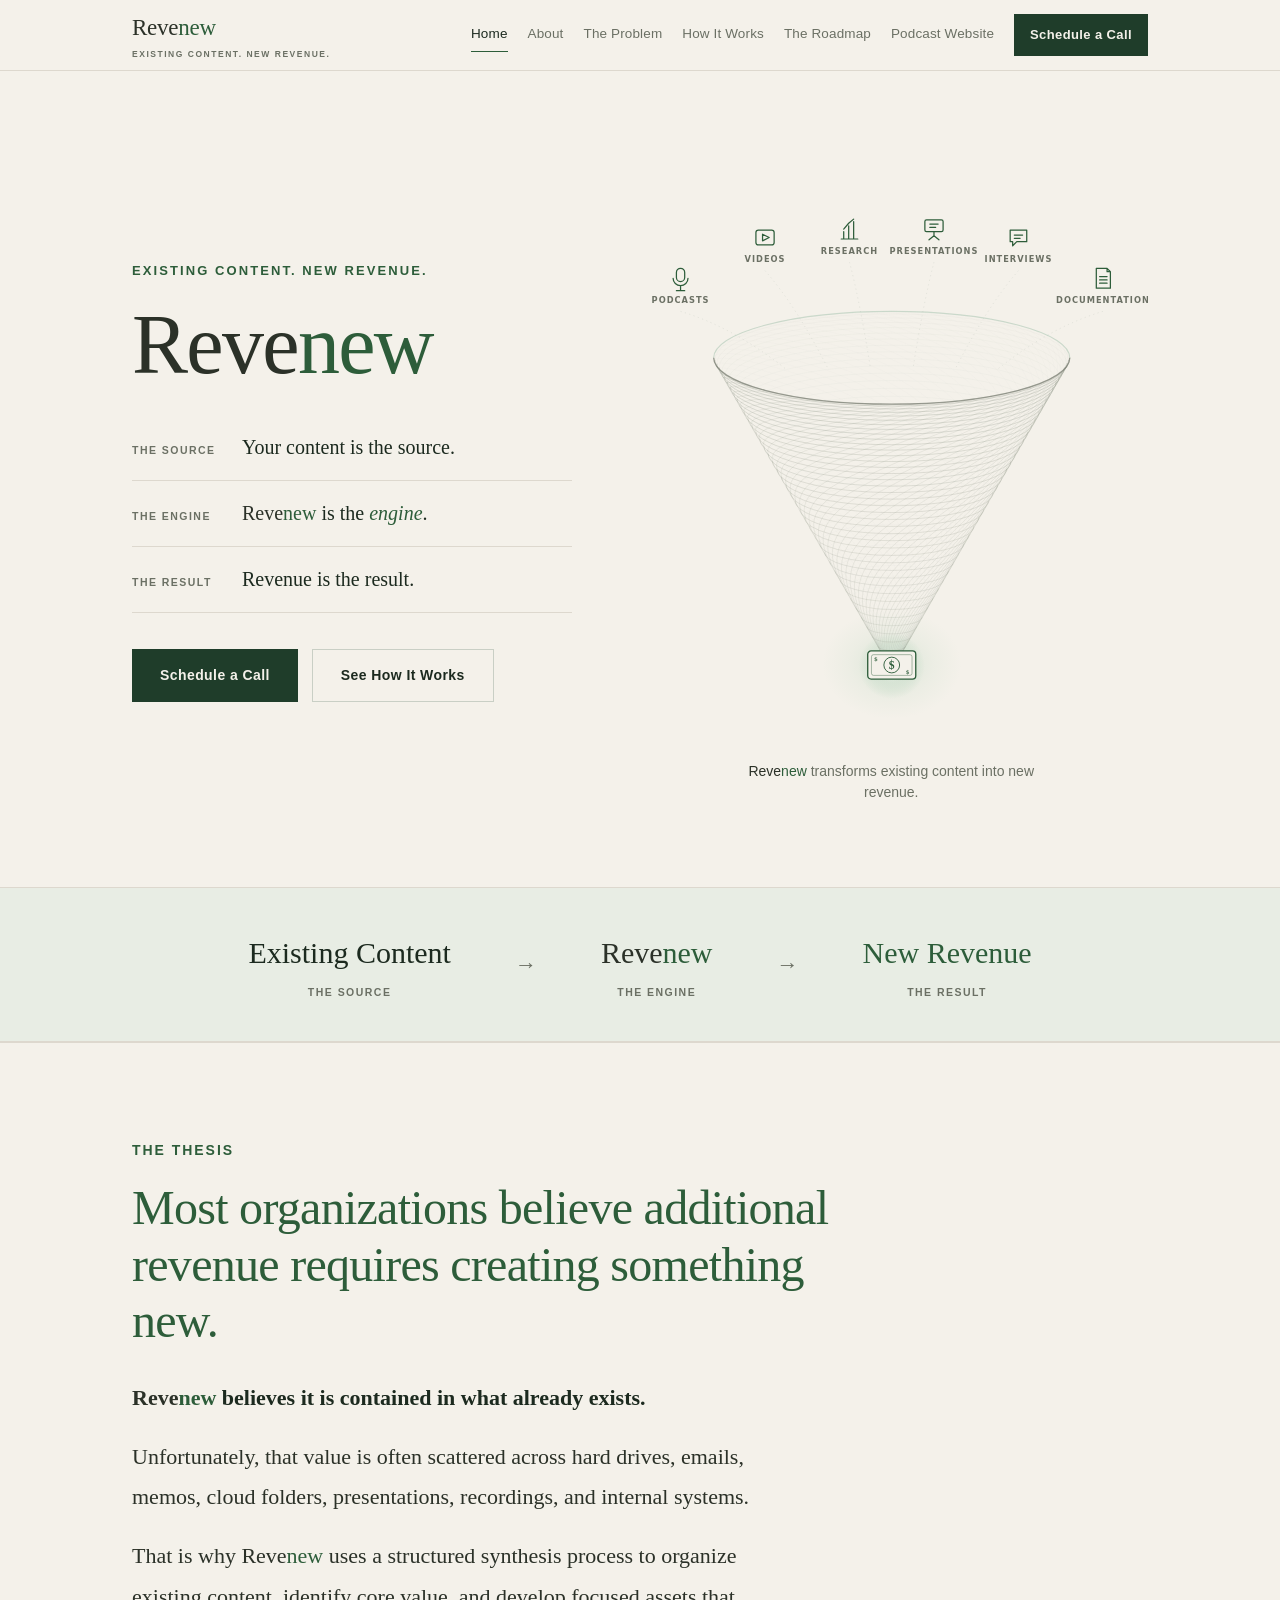
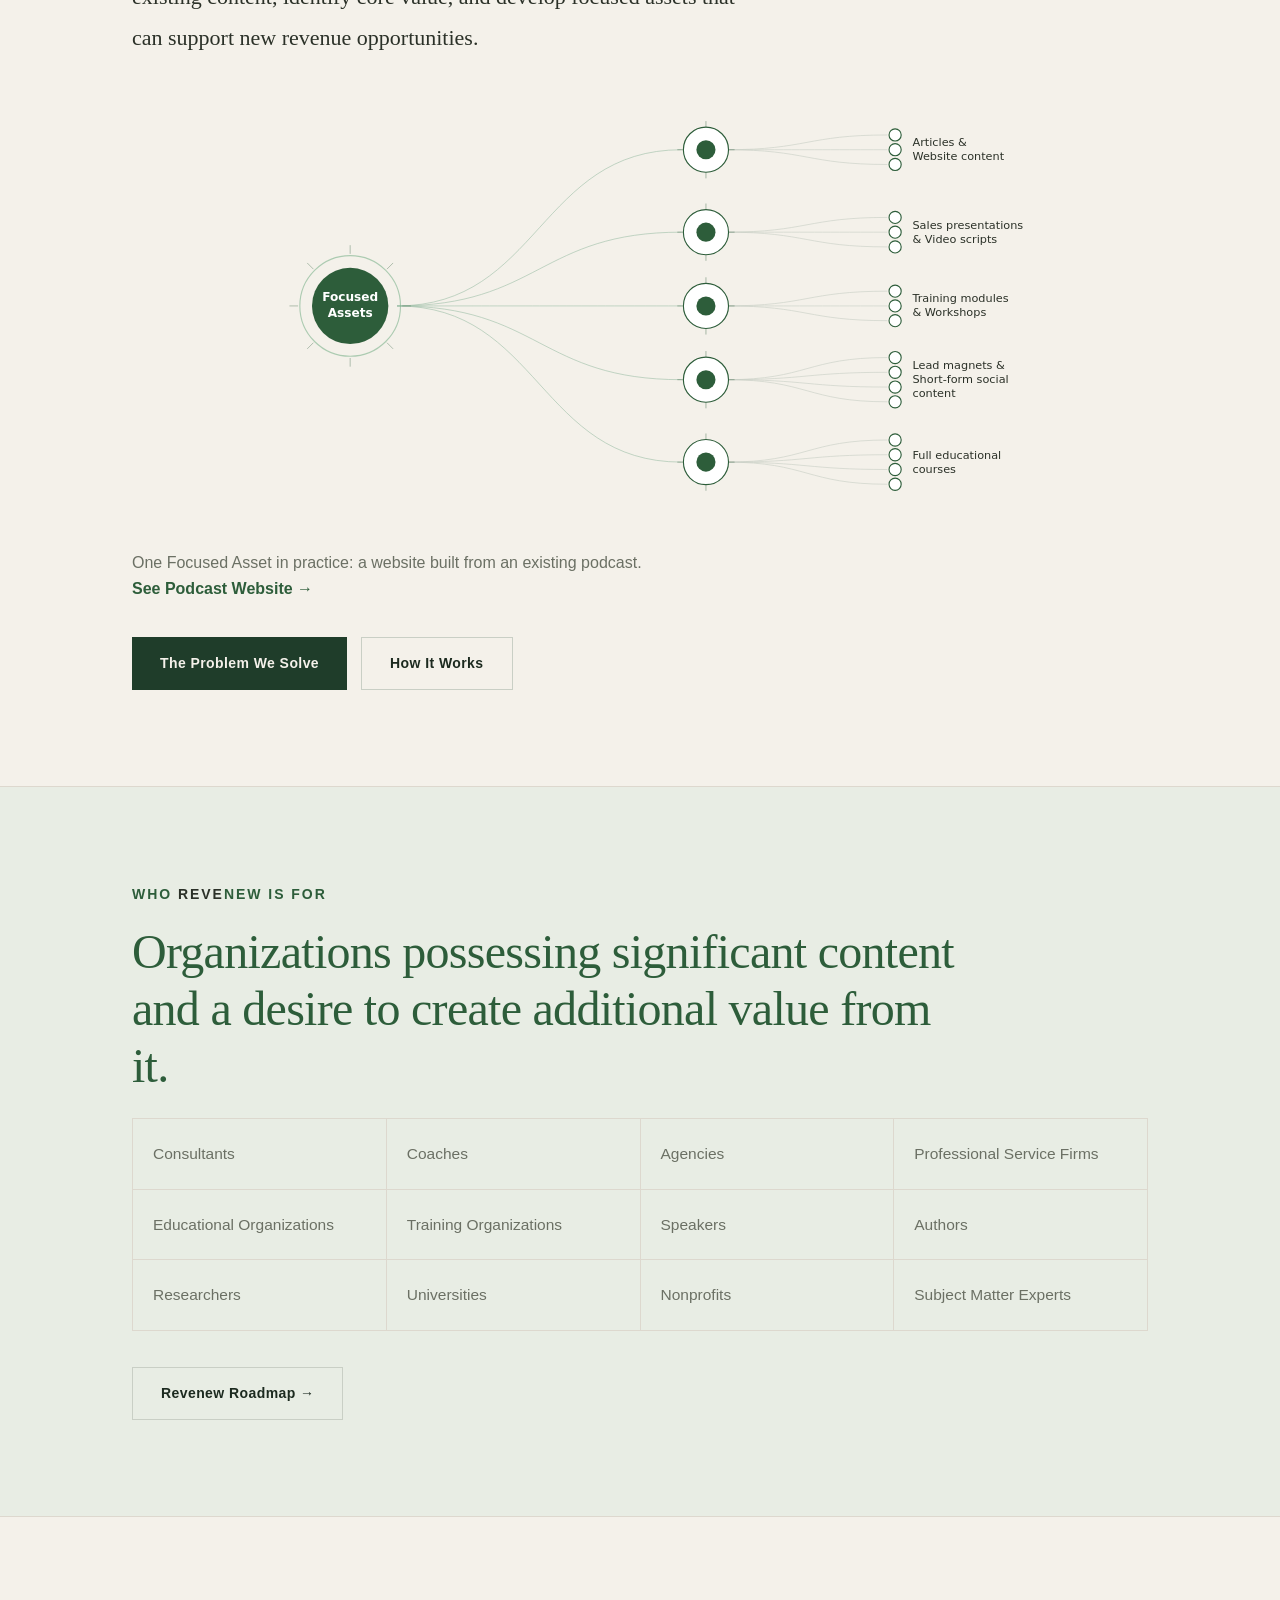
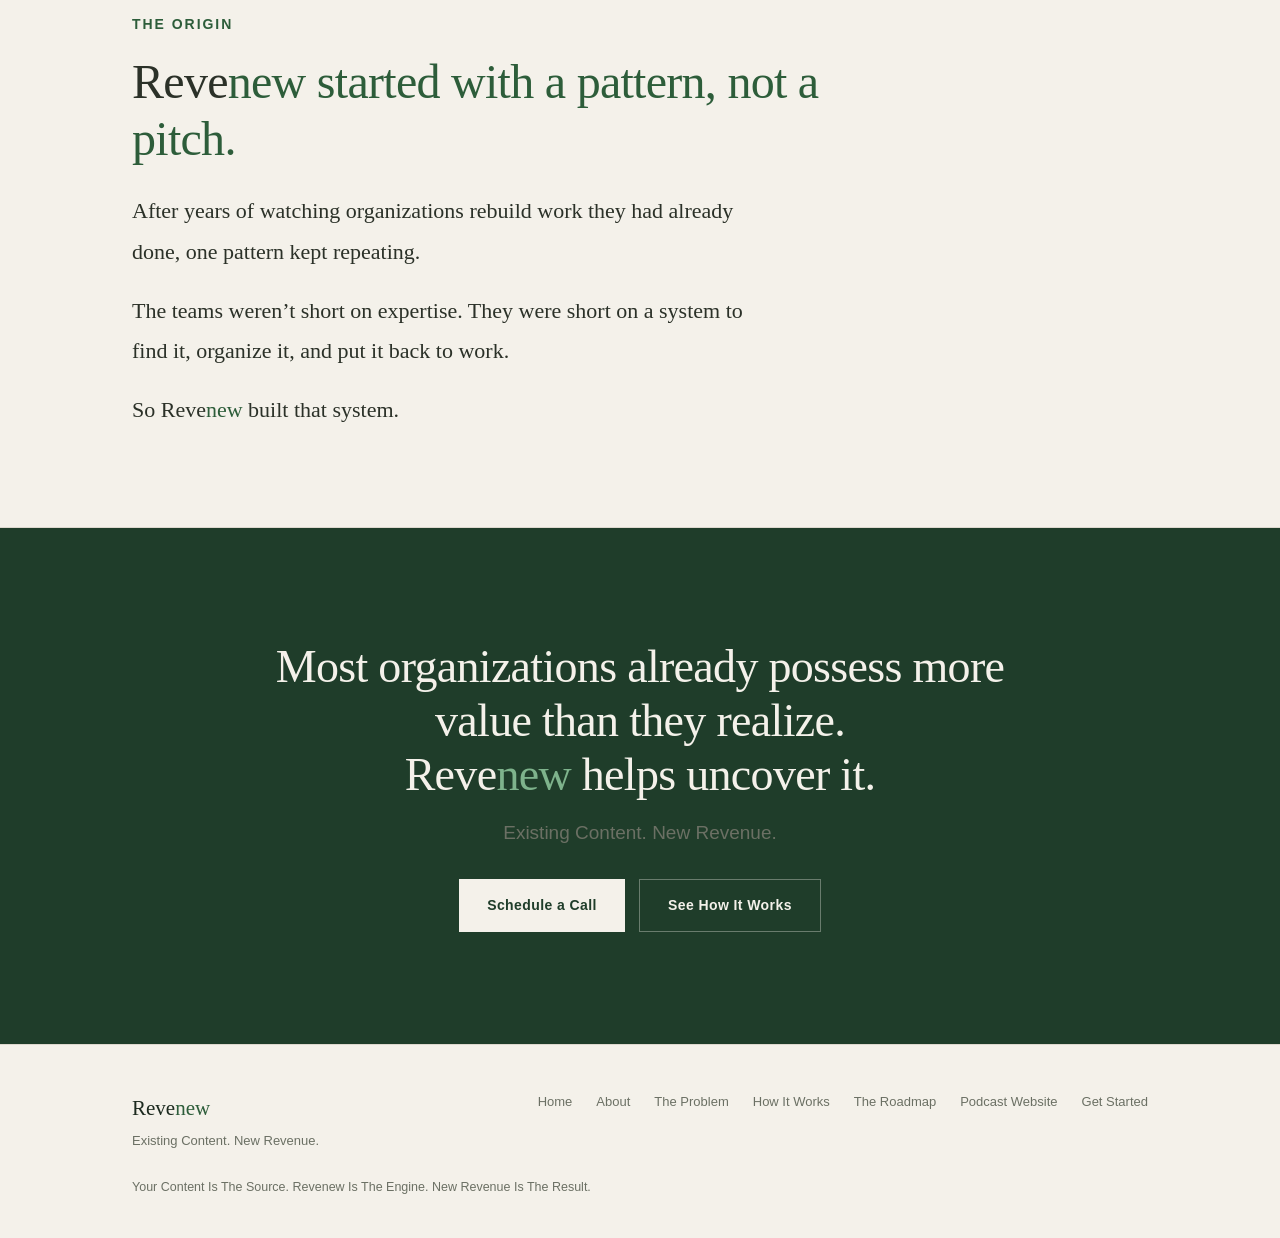
<file: index.html>
<!DOCTYPE html><html lang="en"><head>
<meta charset="utf-8">
<meta name="viewport" content="width=device-width, initial-scale=1">
<title>Home — Revenew</title>
<meta name="description" content="Revenew transforms existing content into focused assets and new revenue opportunities. Existing Content. New Revenue.">
<link rel="stylesheet" href="style.css">
</head><body>
<nav class="nav">
  <input type="checkbox" id="mtoggle" hidden>
  <div class="wrap"><div class="nav-inner">
  <a href="index.html" class="nav-logo">Reve<span class="g">new</span><span class="logo-tag">Existing Content. New Revenue.</span></a>
  <div class="nav-links"><a href="index.html" class="nav-link active">Home</a><a href="about.html" class="nav-link">About</a><a href="problem.html" class="nav-link">The Problem</a><a href="how-it-works.html" class="nav-link">How It Works</a><a href="revenew-roadmap.html" class="nav-link">The Roadmap</a><a href="podcast-website.html" class="nav-link">Podcast Website</a><a href="get-started.html" class="nav-cta">Schedule a Call</a></div>
  <label class="nav-burger" for="mtoggle" aria-label="Open menu"><span></span><span></span><span></span></label>
</div></div>
<div class="nav-mobile"><a href="index.html" class="nav-link active">Home</a><a href="about.html" class="nav-link">About</a><a href="problem.html" class="nav-link">The Problem</a><a href="how-it-works.html" class="nav-link">How It Works</a><a href="revenew-roadmap.html" class="nav-link">The Roadmap</a><a href="podcast-website.html" class="nav-link">Podcast Website</a><a href="get-started.html" class="nav-cta">Schedule a Call</a></div>
</nav>
<main>
<section class="section-hero"><div class="wrap">
  <div class="two-col two-col-center hero-grid" style="gap:56px;">
    <div>
      <div class="eyebrow" style="font-size:13px;letter-spacing:.16em;text-transform:uppercase;font-family:var(--sans);font-weight:600;">Existing Content. New Revenue.</div>
      <h1 class="display">Reve<span style="color:var(--billgreen)">new</span></h1>
      <div style="margin-top:26px;max-width:440px;">
        <div class="thesis-row"><span class="thesis-label">The Source</span><span class="thesis-line">Your content is the source.</span></div>
        <div class="thesis-row"><span class="thesis-label">The Engine</span><span class="thesis-line"><span class="bm"><span class="bm-r">Reve</span><span class="bm-n">new</span></span> is the <em>engine</em>.</span></div>
        <div class="thesis-row"><span class="thesis-label">The Result</span><span class="thesis-line">Revenue is the result.</span></div>
      </div>
      <div class="btn-row">
        <a class="btn btn-primary" href="get-started.html">Schedule a Call</a>
        <a class="btn btn-ghost" href="how-it-works.html">See How It Works</a>
      </div>
    </div>
    <div class="funnel-visual">
      <div class="funnel-art"><svg viewBox="0 0 620 720" xmlns="http://www.w3.org/2000/svg" role="img" aria-label="Scattered existing content — podcasts, videos, research, presentations, interviews and documentation — funneled down into revenue" style="width:100%;display:block;"><defs><radialGradient id="fHalo" cx="50%" cy="50%" r="50%"><stop offset="0%" stop-color="#9ECAAA" stop-opacity="0.30"/><stop offset="60%" stop-color="#9ECAAA" stop-opacity="0.09"/><stop offset="100%" stop-color="#9ECAAA" stop-opacity="0"/></radialGradient><radialGradient id="fGlow" cx="50%" cy="50%" r="50%"><stop offset="0%" stop-color="#E8EDE4" stop-opacity="0.8"/><stop offset="100%" stop-color="#9ECAAA" stop-opacity="0"/></radialGradient><radialGradient id="fCore" cx="50%" cy="50%" r="50%"><stop offset="0%" stop-color="#FFFFFF" stop-opacity="0.95"/><stop offset="100%" stop-color="#E8EDE4" stop-opacity="0"/></radialGradient><style>.src{stroke:#2D5D3A;stroke-width:1.5;fill:none;stroke-linecap:round;stroke-linejoin:round;}.srclbl{font-family:Instrument Sans,system-ui,sans-serif;font-size:10px;font-weight:600;letter-spacing:1.2px;fill:#6B7064;}</style></defs><ellipse cx="310" cy="610" rx="84" ry="66" fill="url(#fHalo)"/><circle cx="310" cy="612" r="40" fill="url(#fGlow)"/><circle cx="310" cy="612" r="20" fill="url(#fCore)"/><g><path d="M55,184 Q118.8,203 182.5,254" fill="none" stroke="#C9CFC5" stroke-width="1" stroke-dasharray="1.5,4" opacity="0.5"/><path d="M157,134.8 Q195.2,178.4 233.5,254" fill="none" stroke="#C9CFC5" stroke-width="1" stroke-dasharray="1.5,4" opacity="0.5"/><path d="M259,124.6 Q271.8,173.3 284.5,254" fill="none" stroke="#C9CFC5" stroke-width="1" stroke-dasharray="1.5,4" opacity="0.5"/><path d="M361,124.6 Q348.2,173.3 335.5,254" fill="none" stroke="#C9CFC5" stroke-width="1" stroke-dasharray="1.5,4" opacity="0.5"/><path d="M463,134.8 Q424.8,178.4 386.5,254" fill="none" stroke="#C9CFC5" stroke-width="1" stroke-dasharray="1.5,4" opacity="0.5"/><path d="M565,184 Q501.2,203 437.5,254" fill="none" stroke="#C9CFC5" stroke-width="1" stroke-dasharray="1.5,4" opacity="0.5"/><polyline points="525,240 524.7,241.8 523.9,244.6 522.5,248.1 520.5,252 517.8,256.3 514.4,261 510.3,266 505.5,271.3 499.9,276.8 493.5,282.5 486.4,288.3 478.6,294.3 470.2,300.4 461,306.5 451.2,312.7 440.9,319 430.1,325.2 418.8,331.4 407.2,337.6 395.3,343.8 383.1,349.9 370.9,355.9 358.6,361.9 346.3,367.8 334.2,373.6 322.4,379.3 310.9,385 299.8,390.6 289.3,396.1 279.3,401.6 270.1,407 261.6,412.5 253.9,417.9 247.1,423.3 241.3,428.8 236.4,434.3 232.5,440 229.7,445.7 227.9,451.7 227.1,457.7 227.4,464 228.6,470.5 230.7,477.3 233.7,484.4 237.5,491.7 242,499.4 247.2,507.5" fill="none" stroke="#899082" stroke-width="0.8" opacity="0.2"/><polyline points="252.9,515.9 259,524.7 265.4,533.9 272,543.5 278.6,553.5 285.1,563.9 291.4,574.7 297.3,585.9 302.7,597.5" fill="none" stroke="#C9CFC5" stroke-width="0.7" opacity="0.1"/><polyline points="523.7,246.1 522.9,247.8 521.2,250.6 518.9,254 516,257.9 512.3,262.1 507.9,266.7 502.7,271.6 496.8,276.7 490.2,282 482.8,287.5 474.8,293.2 466,298.9 456.7,304.7 446.7,310.6 436.2,316.5 425.2,322.5 413.8,328.4 402,334.3 389.9,340.1 377.7,346 365.3,351.7 353,357.4 340.7,363 328.5,368.6 316.7,374 305.1,379.4 294,384.8 283.5,390.1 273.5,395.3 264.3,400.5 255.8,405.7 248.1,410.9 241.4,416.1 235.5,421.3 230.7,426.7 226.8,432.1 224,437.6 222.2,443.3 221.5,449.2 221.7,455.3 222.9,461.6 225.1,468.1 228.1,475 232,482.1 236.5,489.6" fill="none" stroke="#899082" stroke-width="0.8" opacity="0.2"/><polyline points="241.7,497.4 247.5,505.6 253.7,514.2 260.1,523.2 266.8,532.6 273.6,542.3 280.2,552.5 286.7,563.1 292.8,574.1 298.4,585.5 303.5,597.3" fill="none" stroke="#C9CFC5" stroke-width="0.7" opacity="0.1"/><polyline points="520,252 518.5,253.8 516.1,256.5 512.9,259.8 509,263.6 504.4,267.7 499,272.2 492.8,276.9 485.9,281.8 478.4,287 470.1,292.2 461.1,297.6 451.6,303.1 441.4,308.7 430.8,314.2 419.6,319.9 408.1,325.5 396.2,331.1 384.1,336.6 371.7,342.2 359.3,347.6 346.9,353 334.6,358.4 322.4,363.6 310.6,368.8 299,374 287.9,379.1 277.4,384.1 267.5,389.1 258.2,394 249.8,399 242.2,403.9 235.4,408.9 229.6,414 224.8,419.1 221,424.3 218.2,429.6 216.5,435.1 215.8,440.7 216,446.6 217.3,452.7 219.5,459 222.6,465.6 226.5,472.6 231.1,479.8" fill="none" stroke="#899082" stroke-width="0.8" opacity="0.2"/><polyline points="236.4,487.5 242.2,495.4 248.5,503.8 255.1,512.6 261.9,521.7 268.8,531.3 275.6,541.3 282.2,551.6 288.6,562.4 294.4,573.6 299.7,585.1 304.4,597" fill="none" stroke="#C9CFC5" stroke-width="0.7" opacity="0.1"/><polyline points="513.7,257.9 511.7,259.6 508.6,262.2 504.5,265.4 499.7,269.1 494.2,273.1 487.8,277.4 480.8,281.9 473,286.6 464.6,291.5 455.5,296.6 445.7,301.7 435.5,306.9 424.7,312.1 413.4,317.4 401.8,322.7 389.8,328 377.6,333.2 365.3,338.5 352.8,343.6 340.4,348.8 328.1,353.8 315.9,358.8 304.1,363.7 292.6,368.6 281.5,373.4 271,378.2 261.1,382.9 252,387.6 243.6,392.4 236,397.1 229.3,401.8 223.6,406.6 218.8,411.5 215.1,416.5 212.4,421.6 210.7,426.8 210,432.3 210.4,437.9 211.7,443.8 214,449.9 217.2,456.4 221.1,463.1 225.8,470.1" fill="none" stroke="#899082" stroke-width="0.8" opacity="0.2"/><polyline points="231.2,477.5 237.1,485.3 243.5,493.5 250.2,502 257.2,511 264.2,520.3 271.2,530.1 278,540.2 284.6,550.8 290.7,561.8 296.2,573.1 301.1,584.8 305.3,596.8" fill="none" stroke="#C9CFC5" stroke-width="0.7" opacity="0.1"/><polyline points="505.1,263.5 502.6,265.2 498.7,267.7 493.9,270.8 488.2,274.3 481.8,278.1 474.6,282.2 466.7,286.5 458.2,291 449,295.7 439.1,300.4 428.8,305.3 417.9,310.2 406.6,315.1 394.9,320.1 382.9,325 370.6,330 358.3,334.9 345.8,339.8 333.4,344.6 321.1,349.3 309,354.1 297.2,358.7 285.7,363.3 274.8,367.9 264.3,372.4 254.5,376.9 245.4,381.3 237.1,385.8 229.6,390.3 223.1,394.8 217.4,399.4 212.8,404 209.1,408.8 206.5,413.6 204.9,418.7 204.3,423.9 204.8,429.3 206.2,435 208.6,440.9 211.8,447.1 215.9,453.7" fill="none" stroke="#899082" stroke-width="0.8" opacity="0.2"/><polyline points="220.7,460.5 226.2,467.7 232.2,475.3 238.7,483.2 245.6,491.5 252.7,500.3 259.9,509.4 267.1,519 274.1,528.9 280.8,539.3 287.2,550.1 293,561.2 298.2,572.7 302.7,584.5 306.3,596.7" fill="none" stroke="#C9CFC5" stroke-width="0.7" opacity="0.1"/><polyline points="494.2,268.9 491.2,270.4 486.6,272.9 481.1,275.8 474.6,279.1 467.4,282.8 459.5,286.7 450.9,290.7 441.6,295 431.7,299.4 421.3,303.8 410.4,308.4 399,313 387.3,317.6 375.3,322.2 363.1,326.8 350.7,331.4 338.3,336 326,340.5 313.7,345 301.7,349.4 289.9,353.8 278.6,358.1 267.7,362.4 257.4,366.6 247.7,370.8 238.7,375.1 230.5,379.3 223.1,383.5 216.7,387.8 211.1,392.1 206.6,396.6 203.1,401.1 200.6,405.8 199.1,410.6 198.6,415.6 199.2,420.8 200.7,426.3 203.2,432 206.6,438 210.8,444.3" fill="none" stroke="#899082" stroke-width="0.8" opacity="0.2"/><polyline points="215.7,450.9 221.3,457.9 227.5,465.3 234.2,473 241.2,481.2 248.4,489.7 255.8,498.6 263.2,508 270.4,517.8 277.4,527.9 284,538.5 290.1,549.4 295.6,560.7 300.3,572.3 304.3,584.3 307.3,596.5" fill="none" stroke="#C9CFC5" stroke-width="0.7" opacity="0.1"/><polyline points="481.2,273.9 477.6,275.4 472.4,277.7 466.2,280.4 459.1,283.6 451.2,287 442.6,290.6 433.4,294.5 423.5,298.4 413.1,302.5 402.2,306.7 390.8,310.9 379.1,315.2 367.2,319.5 355,323.8 342.7,328 330.4,332.3 318.1,336.5 305.9,340.7 294,344.8 282.4,348.9 271.1,352.9 260.4,356.9 250.2,360.9 240.6,364.9 231.8,368.8 223.7,372.8 216.5,376.8 210.2,380.9 204.8,385 200.4,389.2 197,393.5 194.6,397.9 193.3,402.5 193,407.3 193.7,412.3 195.4,417.6 198,423.1 201.5,428.9 205.8,435" fill="none" stroke="#899082" stroke-width="0.8" opacity="0.2"/><polyline points="210.9,441.4 216.7,448.2 223,455.4 229.8,462.9 237,470.8 244.4,479.2 252,487.9 259.5,497.1 267,506.7 274.2,516.6 281.1,527 287.4,537.7 293.2,548.8 298.3,560.3 302.6,572.1 305.9,584.1 308.3,596.4" fill="none" stroke="#C9CFC5" stroke-width="0.7" opacity="0.1"/><polyline points="466.1,278.5 462.1,279.9 456.4,282 449.6,284.6 441.8,287.5 433.4,290.7 424.2,294.1 414.4,297.7 404,301.4 393.2,305.2 381.9,309 370.3,312.9 358.4,316.9 346.4,320.8 334.2,324.7 321.9,328.7 309.8,332.6 297.7,336.4 285.9,340.3 274.4,344.1 263.4,347.8 252.8,351.6 242.7,355.3 233.3,359 224.7,362.7 216.8,366.4 209.7,370.2 203.6,374 198.4,377.8 194.2,381.8 190.9,385.9 188.7,390.1 187.6,394.5 187.4,399.1 188.3,403.9 190.1,408.9 192.9,414.3 196.6,419.8" fill="none" stroke="#899082" stroke-width="0.8" opacity="0.2"/><polyline points="201.1,425.8 206.3,432 212.2,438.6 218.7,445.5 225.7,452.9 233,460.6 240.7,468.8 248.4,477.3 256.2,486.3 263.9,495.7 271.3,505.4 278.5,515.6 285.1,526.2 291.2,537.1 296.6,548.4 301.2,560 304.9,571.9 307.7,584 309.4,596.4" fill="none" stroke="#C9CFC5" stroke-width="0.7" opacity="0.1"/><polyline points="449.2,282.7 444.8,283.9 438.6,285.9 431.3,288.3 423,291 414.1,293.9 404.4,297.1 394.2,300.4 383.5,303.7 372.4,307.2 360.9,310.8 349.1,314.3 337.2,317.9 325.1,321.5 313,325.1 301,328.7 289.2,332.3 277.5,335.8 266.2,339.3 255.3,342.8 244.9,346.2 235.1,349.7 225.9,353.1 217.4,356.6 209.7,360 202.9,363.6 196.9,367.1 191.9,370.8 187.9,374.5 184.9,378.4 182.9,382.4 181.9,386.6 181.9,390.9 183,395.5 185,400.4 187.9,405.5 191.8,410.9" fill="none" stroke="#899082" stroke-width="0.8" opacity="0.2"/><polyline points="196.5,416.6 201.9,422.6 208,429 214.7,435.8 221.8,443 229.4,450.5 237.2,458.5 245.1,466.8 253.1,475.6 261.1,484.8 268.8,494.4 276.1,504.4 283.1,514.7 289.4,525.5 295.1,536.6 300,548 304.1,559.7 307.3,571.7 309.4,584 310.5,596.4" fill="none" stroke="#C9CFC5" stroke-width="0.7" opacity="0.1"/><polyline points="430.7,286.4 426,287.5 419.3,289.3 411.5,291.4 402.9,293.9 393.5,296.6 383.5,299.4 373,302.4 362.1,305.5 350.8,308.7 339.2,311.9 327.4,315.1 315.6,318.4 303.7,321.7 291.9,324.9 280.2,328.2 268.8,331.4 257.7,334.6 247,337.8 236.8,341 227.2,344.1 218.2,347.3 210,350.5 202.5,353.7 195.9,357 190.2,360.3 185.4,363.8 181.6,367.3 178.8,370.9 177.1,374.7 176.3,378.7 176.5,382.8 177.8,387.2 180,391.9 183.2,396.8 187.2,402" fill="none" stroke="#899082" stroke-width="0.8" opacity="0.2"/><polyline points="192.1,407.5 197.7,413.3 204,419.6 210.8,426.1 218.2,433.1 226,440.5 234,448.2 242.2,456.4 250.4,465 258.5,474 266.5,483.4 274.1,493.2 281.3,503.4 288,514 294,524.9 299.2,536.2 303.6,547.8 307.1,559.6 309.7,571.7 311.2,584 311.6,596.4" fill="none" stroke="#C9CFC5" stroke-width="0.7" opacity="0.1"/><polyline points="410.7,289.5 405.7,290.5 398.7,292.1 390.6,294 381.7,296.2 372,298.6 361.8,301.2 351.1,303.9 340.1,306.7 328.7,309.5 317.2,312.4 305.6,315.3 293.9,318.3 282.3,321.2 270.9,324.1 259.7,327 248.9,329.9 238.5,332.8 228.5,335.7 219.2,338.6 210.5,341.6 202.5,344.5 195.3,347.5 189,350.5 183.5,353.6 179,356.8 175.4,360.1 172.9,363.5 171.3,367.1 170.8,370.8 171.3,374.8 172.8,379 175.2,383.4 178.6,388.1" fill="none" stroke="#899082" stroke-width="0.8" opacity="0.2"/><polyline points="182.8,393.1 187.9,398.5 193.7,404.1 200.2,410.2 207.3,416.6 214.9,423.3 222.8,430.5 231.1,438.1 239.5,446.1 248,454.5 256.3,463.4 264.5,472.6 272.4,482.2 279.9,492.3 286.8,502.7 293.2,513.4 298.7,524.5 303.5,535.9 307.3,547.6 310.2,559.6 312.1,571.7 312.9,584 312.6,596.5" fill="none" stroke="#C9CFC5" stroke-width="0.7" opacity="0.1"/><polyline points="389.6,292 384.4,292.9 377.1,294.3 368.8,296 359.6,297.9 349.8,300.1 339.4,302.4 328.7,304.8 317.7,307.2 306.4,309.7 295.1,312.3 283.7,314.9 272.5,317.5 261.3,320.1 250.4,322.7 239.9,325.3 229.7,327.9 220.1,330.6 211,333.2 202.6,335.8 194.9,338.5 188,341.2 182,344 176.8,346.9 172.5,349.8 169.3,352.9 167,356.1 165.7,359.5 165.4,363 166.2,366.8 167.9,370.8 170.6,375 174.2,379.6" fill="none" stroke="#899082" stroke-width="0.8" opacity="0.2"/><polyline points="178.7,384.4 184,389.5 190,395 196.7,400.8 204.1,407.1 211.9,413.7 220,420.7 228.5,428.1 237.1,435.9 245.8,444.2 254.5,452.8 262.9,461.9 271.1,471.4 278.8,481.2 286,491.5 292.6,502.1 298.5,513 303.6,524.3 307.8,535.8 311,547.6 313.3,559.6 314.5,571.8 314.6,584.2 313.7,596.6" fill="none" stroke="#C9CFC5" stroke-width="0.7" opacity="0.1"/><polyline points="367.5,294 362.2,294.7 354.7,295.8 346.2,297.3 336.9,299 327.1,300.9 316.7,302.9 306.1,305 295.2,307.1 284.2,309.3 273.2,311.6 262.2,313.8 251.4,316.1 240.9,318.4 230.6,320.7 220.8,323.1 211.5,325.4 202.8,327.8 194.7,330.2 187.3,332.6 180.7,335.1 175,337.6 170.1,340.2 166.2,343 163.2,345.8 161.2,348.8 160.2,352 160.2,355.3 161.2,358.9 163.2,362.7 166.2,366.7" fill="none" stroke="#899082" stroke-width="0.8" opacity="0.2"/><polyline points="170,371.1 174.8,375.7 180.3,380.7 186.6,386 193.6,391.6 201.1,397.7 209.1,404.1 217.5,410.9 226.2,418.2 235.1,425.8 244,433.9 252.9,442.4 261.6,451.3 270,460.6 278.1,470.3 285.6,480.4 292.5,490.9 298.6,501.6 304,512.7 308.6,524.1 312.1,535.8 314.7,547.7 316.3,559.8 316.8,572 316.2,584.4 314.6,596.8" fill="none" stroke="#C9CFC5" stroke-width="0.7" opacity="0.1"/><polyline points="344.8,295.3 339.3,295.8 331.8,296.8 323.3,298 314,299.5 304.2,301 294,302.7 283.5,304.5 272.9,306.4 262.3,308.3 251.7,310.2 241.3,312.2 231.1,314.2 221.2,316.2 211.8,318.2 202.8,320.3 194.4,322.4 186.7,324.5 179.7,326.7 173.4,328.9 168,331.2 163.5,333.6 159.9,336.1 157.3,338.7 155.6,341.5 154.9,344.5 155.2,347.6 156.5,351 158.8,354.6 162,358.5" fill="none" stroke="#899082" stroke-width="0.8" opacity="0.2"/><polyline points="166.1,362.6 171.1,367.1 176.9,371.9 183.5,377 190.7,382.5 198.5,388.4 206.7,394.6 215.4,401.3 224.3,408.4 233.4,415.9 242.6,423.8 251.7,432.1 260.7,440.9 269.4,450 277.6,459.6 285.4,469.5 292.6,479.8 299.1,490.4 304.8,501.4 309.6,512.6 313.5,524.2 316.5,535.9 318.4,547.9 319.2,560 319.1,572.3 317.8,584.6 315.6,597" fill="none" stroke="#C9CFC5" stroke-width="0.7" opacity="0.1"/><polyline points="321.6,295.9 316.2,296.3 308.6,297.1 300.1,298.1 291,299.2 281.3,300.6 271.4,302 261.3,303.5 251.1,305 240.9,306.6 230.9,308.3 221.1,310 211.7,311.7 202.6,313.4 194.1,315.2 186.1,317 178.7,318.9 172.1,320.8 166.2,322.8 161.2,324.9 157,327 153.8,329.3 151.5,331.7 150.1,334.3 149.8,337.1 150.4,340 152,343.2 154.6,346.6" fill="none" stroke="#899082" stroke-width="0.8" opacity="0.2"/><polyline points="158.1,350.3 162.5,354.3 167.8,358.5 173.9,363.2 180.7,368.1 188.1,373.4 196.2,379.1 204.7,385.2 213.6,391.8 222.7,398.7 232.1,406 241.5,413.8 250.9,421.9 260.1,430.5 269,439.5 277.6,448.9 285.6,458.7 293.1,468.9 299.8,479.4 305.8,490.2 311,501.3 315.2,512.7 318.5,524.4 320.7,536.2 321.9,548.2 322.1,560.3 321.2,572.6 319.3,584.9 316.4,597.2" fill="none" stroke="#C9CFC5" stroke-width="0.7" opacity="0.1"/><polyline points="298.4,295.9 292.9,296.2 285.5,296.7 277.1,297.5 268.2,298.4 258.8,299.4 249.2,300.6 239.6,301.8 229.9,303.1 220.4,304.4 211,305.8 202,307.2 193.4,308.6 185.3,310.1 177.7,311.7 170.8,313.3 164.6,315 159.1,316.7 154.4,318.5 150.7,320.5 147.8,322.6 145.8,324.8 144.9,327.1 144.9,329.7 145.8,332.5 147.8,335.4 150.7,338.7" fill="none" stroke="#899082" stroke-width="0.8" opacity="0.2"/><polyline points="154.5,342.2 159.2,346 164.8,350.1 171.1,354.5 178.2,359.3 185.9,364.5 194.2,370 203,376 212.1,382.3 221.5,389.1 231.1,396.3 240.8,403.9 250.4,411.9 259.9,420.4 269,429.2 277.8,438.5 286.1,448.1 293.9,458.1 300.9,468.5 307.2,479.2 312.6,490.2 317.2,501.5 320.7,513 323.3,524.7 324.8,536.6 325.3,548.6 324.8,560.8 323.2,573 320.7,585.2 317.2,597.5" fill="none" stroke="#C9CFC5" stroke-width="0.7" opacity="0.1"/><polyline points="275.2,295.3 269.9,295.3 262.6,295.7 254.5,296.2 245.9,296.9 236.9,297.7 227.8,298.5 218.7,299.5 209.7,300.5 200.9,301.6 192.3,302.7 184.2,303.9 176.5,305.1 169.4,306.4 162.9,307.7 157.1,309.2 152.1,310.7 147.9,312.3 144.5,314 142,315.9 140.5,317.9 139.9,320 140.2,322.4 141.5,325 143.8,327.8" fill="none" stroke="#899082" stroke-width="0.8" opacity="0.2"/><polyline points="147.1,330.8 151.2,334.2 156.2,337.8 162.1,341.7 168.7,346 176.1,350.6 184.1,355.7 192.6,361 201.6,366.8 211,373 220.7,379.7 230.5,386.7 240.4,394.2 250.3,402 260,410.3 269.4,419.1 278.5,428.2 287,437.7 295,447.6 302.3,457.8 308.9,468.4 314.6,479.2 319.4,490.4 323.3,501.8 326.1,513.4 328,525.2 328.8,537.1 328.5,549.1 327.3,561.3 325.1,573.5 321.9,585.6 317.9,597.8" fill="none" stroke="#C9CFC5" stroke-width="0.7" opacity="0.1"/><polyline points="252.5,294 247.3,293.9 240.3,294 232.5,294.3 224.3,294.8 215.9,295.3 207.4,295.9 198.9,296.6 190.6,297.4 182.6,298.2 175,299.1 167.8,300.1 161.2,301.1 155.2,302.2 149.8,303.4 145.3,304.7 141.5,306.1 138.5,307.6 136.5,309.2 135.3,311 135.1,313 135.9,315.1 137.6,317.5 140.2,320.2" fill="none" stroke="#899082" stroke-width="0.8" opacity="0.2"/><polyline points="143.8,323 148.2,326.2 153.6,329.7 159.8,333.5 166.7,337.6 174.3,342.1 182.6,346.9 191.4,352.2 200.7,357.8 210.3,363.9 220.3,370.3 230.3,377.2 240.5,384.6 250.6,392.3 260.5,400.5 270.2,409.1 279.5,418 288.3,427.4 296.5,437.2 304.1,447.3 310.9,457.7 316.8,468.4 321.9,479.5 326.1,490.7 329.2,502.2 331.3,513.9 332.4,525.8 332.5,537.7 331.6,549.8 329.6,561.9 326.8,574 323.1,586.1 318.5,598.1" fill="none" stroke="#C9CFC5" stroke-width="0.7" opacity="0.1"/><polyline points="230.4,292 225.5,291.8 218.8,291.8 211.5,291.8 203.8,292.1 195.9,292.4 188.1,292.8 180.4,293.2 173,293.8 165.9,294.4 159.2,295.1 153.1,295.9 147.6,296.7 142.8,297.7 138.6,298.7 135.3,299.9 132.8,301.2 131.2,302.6 130.5,304.2 130.7,306 131.8,308 133.9,310.2" fill="none" stroke="#899082" stroke-width="0.8" opacity="0.2"/><polyline points="136.9,312.6 140.8,315.3 145.7,318.3 151.3,321.7 157.8,325.3 165,329.3 173,333.6 181.5,338.3 190.6,343.4 200.1,348.9 210,354.8 220.2,361.2 230.5,367.9 240.9,375.1 251.2,382.7 261.4,390.8 271.3,399.2 280.8,408.1 289.8,417.3 298.3,426.9 306.1,436.9 313.2,447.2 319.4,457.8 324.7,468.8 329.1,479.9 332.5,491.3 334.9,502.9 336.3,514.6 336.6,526.5 336,538.5 334.3,550.5 331.7,562.5 328.3,574.6 324,586.5 319.1,598.5" fill="none" stroke="#C9CFC5" stroke-width="0.7" opacity="0.1"/><polyline points="209.3,289.5 204.6,289.1 198.4,288.9 191.5,288.8 184.5,288.8 177.3,288.9 170.3,289.1 163.4,289.3 156.9,289.7 150.8,290.1 145.3,290.6 140.3,291.2 135.9,292 132.3,292.8 129.5,293.7 127.4,294.8 126.3,296 126,297.5 126.6,299.1 128.1,300.9 130.6,302.9" fill="none" stroke="#899082" stroke-width="0.8" opacity="0.2"/><polyline points="134,305.2 138.3,307.7 143.5,310.6 149.5,313.7 156.3,317.2 163.8,321 172,325.2 180.9,329.8 190.2,334.8 200,340.1 210.2,345.9 220.6,352.1 231.1,358.8 241.7,365.8 252.3,373.3 262.7,381.2 272.8,389.5 282.5,398.3 291.8,407.4 300.5,416.9 308.5,426.7 315.8,436.9 322.2,447.4 327.8,458.2 332.4,469.3 336.1,480.6 338.7,492.1 340.4,503.7 340.9,515.5 340.5,527.4 339.1,539.3 336.8,551.3 333.6,563.2 329.5,575.2 324.8,587 319.5,598.8" fill="none" stroke="#C9CFC5" stroke-width="0.7" opacity="0.1"/><polyline points="189.3,286.4 185,285.9 179.2,285.5 173,285.2 166.6,285 160.3,284.9 154.1,284.9 148.2,285 142.7,285.2 137.7,285.4 133.2,285.8 129.4,286.3 126.3,286.9 123.9,287.6 122.4,288.5 121.7,289.6 121.8,290.8 122.9,292.2 124.9,293.8" fill="none" stroke="#899082" stroke-width="0.8" opacity="0.2"/><polyline points="127.7,295.7 131.5,297.8 136.2,300.2 141.7,302.9 148,305.9 155.2,309.3 163,312.9 171.5,317 180.6,321.4 190.3,326.3 200.3,331.5 210.7,337.2 221.4,343.2 232.2,349.7 243,356.7 253.7,364 264.3,371.8 274.7,380 284.6,388.6 294.1,397.6 303,407 311.2,416.8 318.7,426.8 325.4,437.2 331.2,447.9 336,458.9 339.9,470.1 342.8,481.4 344.6,493 345.4,504.7 345.2,516.5 344.1,528.3 341.9,540.2 338.9,552.1 335.1,564 330.6,575.8 325.4,587.6 319.8,599.2" fill="none" stroke="#C9CFC5" stroke-width="0.7" opacity="0.1"/><polyline points="170.8,282.7 166.8,282.1 161.7,281.5 156.1,281.1 150.5,280.7 145,280.4 139.7,280.3 134.8,280.2 130.4,280.3 126.5,280.4 123.2,280.7 120.6,281.1 118.8,281.6 117.7,282.3 117.5,283.1 118.1,284.2 119.6,285.4" fill="none" stroke="#899082" stroke-width="0.8" opacity="0.2"/><polyline points="122,286.9 125.3,288.6 129.5,290.6 134.5,292.8 140.4,295.4 147.1,298.2 154.5,301.4 162.7,305 171.5,308.9 180.9,313.2 190.8,317.9 201.1,323 211.7,328.5 222.6,334.5 233.6,340.9 244.6,347.7 255.6,354.9 266.4,362.6 276.9,370.7 287.1,379.2 296.7,388.1 305.8,397.3 314.3,407 321.9,416.9 328.8,427.2 334.8,437.8 339.9,448.7 343.9,459.8 347,471 349,482.5 350.1,494.1 350.1,505.8 349.1,517.6 347.2,529.4 344.4,541.2 340.7,553.1 336.4,564.8 331.4,576.5 325.9,588.1 319.9,599.6" fill="none" stroke="#C9CFC5" stroke-width="0.7" opacity="0.1"/><polyline points="153.9,278.5 150.4,277.8 145.8,277.1 141,276.5 136.2,276 131.6,275.6 127.4,275.3 123.5,275.1 120.2,275 117.5,275.1 115.4,275.3 114.1,275.6 113.6,276.1 113.8,276.8 114.9,277.7 116.8,278.7" fill="none" stroke="#899082" stroke-width="0.8" opacity="0.2"/><polyline points="119.7,280 123.4,281.6 127.9,283.4 133.3,285.5 139.6,287.9 146.6,290.6 154.4,293.7 162.8,297.1 171.9,300.9 181.6,305.1 191.7,309.7 202.3,314.7 213.2,320.1 224.3,325.9 235.5,332.2 246.7,338.9 257.9,346 268.9,353.6 279.6,361.5 289.9,369.9 299.8,378.7 309,387.9 317.6,397.4 325.5,407.3 332.5,417.4 338.7,427.9 343.9,438.7 348.2,449.7 351.4,460.9 353.7,472.2 354.9,483.7 355.1,495.4 354.3,507.1 352.5,518.8 349.9,530.6 346.4,542.3 342.2,554 337.3,565.7 331.9,577.2 326.1,588.7 320,600" fill="none" stroke="#C9CFC5" stroke-width="0.7" opacity="0.1"/><polyline points="138.8,273.9 135.8,273.1 131.9,272.3 127.9,271.5 124,270.9 120.4,270.4 117.1,270 114.4,269.7 112.3,269.6 110.7,269.6 109.9,269.7 109.9,270 110.6,270.5 112.2,271.2" fill="none" stroke="#899082" stroke-width="0.8" opacity="0.2"/><polyline points="114.6,272.1 117.8,273.3 121.9,274.7 126.9,276.4 132.7,278.3 139.2,280.6 146.6,283.2 154.7,286.1 163.5,289.4 172.9,293.1 182.8,297.1 193.2,301.6 204,306.5 215.1,311.8 226.4,317.5 237.8,323.7 249.2,330.3 260.6,337.3 271.8,344.7 282.6,352.6 293.1,360.9 303.1,369.5 312.6,378.6 321.3,388 329.3,397.8 336.5,407.9 342.9,418.2 348.2,428.9 352.7,439.8 356.1,450.9 358.5,462.2 359.8,473.6 360.2,485.1 359.5,496.8 357.9,508.4 355.4,520.1 352.1,531.8 348,543.5 343.3,555.1 338,566.6 332.2,578" fill="none" stroke="#C9CFC5" stroke-width="0.7" opacity="0.1"/><polyline points="326.2,589.2 319.9,600.4" fill="none" stroke="#899082" stroke-width="0.8" opacity="0.2"/><polyline points="125.8,268.9 123.2,268 120,267.1 116.9,266.2 113.9,265.5 111.3,264.9 109.2,264.4 107.6,264.1 106.6,263.9 106.3,263.9 106.8,264 108,264.3" fill="none" stroke="#899082" stroke-width="0.8" opacity="0.2"/><polyline points="110,264.9 112.9,265.6 116.5,266.6 121,267.9 126.4,269.4 132.5,271.2 139.5,273.4 147.2,275.9 155.6,278.7 164.6,281.9 174.3,285.4 184.5,289.4 195.1,293.7 206.2,298.5 217.5,303.7 229,309.3 240.6,315.3 252.2,321.8 263.7,328.7 275,336.1 286.1,343.8 296.7,352 306.9,360.6 316.4,369.5 325.3,378.9 333.5,388.5 340.8,398.5 347.3,408.8 352.8,419.3 357.3,430.1 360.9,441.1 363.4,452.3 364.9,463.7 365.4,475.1 364.9,486.7 363.4,498.3 361,509.9 357.8,521.5 353.8,533.1 349.2,544.6 344,556.1 338.3,567.4" fill="none" stroke="#C9CFC5" stroke-width="0.7" opacity="0.1"/><polyline points="332.3,578.7 326.1,589.8 319.8,600.8" fill="none" stroke="#899082" stroke-width="0.8" opacity="0.2"/><polyline points="114.9,263.5 112.8,262.6 110.4,261.6 108.1,260.7 106.2,259.9 104.6,259.2 103.6,258.7 103.1,258.3 103.4,258.1 104.3,258.1" fill="none" stroke="#899082" stroke-width="0.8" opacity="0.2"/><polyline points="106,258.2 108.5,258.6 111.8,259.2 115.8,260.1 120.8,261.2 126.5,262.6 133,264.3 140.3,266.3 148.3,268.7 157,271.4 166.4,274.4 176.3,277.9 186.7,281.7 197.6,286 208.8,290.6 220.3,295.7 232,301.2 243.8,307.2 255.6,313.6 267.3,320.4 278.7,327.6 289.9,335.3 300.7,343.4 310.9,351.8 320.6,360.7 329.6,369.9 337.9,379.5 345.4,389.4 351.9,399.5 357.6,410 362.2,420.7 365.9,431.6 368.5,442.7 370.1,454 370.7,465.4 370.3,476.8 369,488.3 366.7,499.9 363.5,511.5 359.6,523 355.1,534.5 349.9,545.8 344.3,557.2" fill="none" stroke="#C9CFC5" stroke-width="0.7" opacity="0.1"/><polyline points="338.3,568.3 332,579.4 325.7,590.3 319.5,601.1" fill="none" stroke="#899082" stroke-width="0.8" opacity="0.2"/><polyline points="106.3,257.9 104.8,256.9 103.2,255.8 101.8,254.9 100.8,254 100.3,253.3 100.4,252.8 101.1,252.4" fill="none" stroke="#899082" stroke-width="0.8" opacity="0.2"/><polyline points="102.5,252.2 104.7,252.3 107.6,252.5 111.3,253 115.8,253.7 121.1,254.7 127.2,256 134.1,257.5 141.7,259.4 150,261.7 159,264.3 168.6,267.2 178.8,270.6 189.5,274.3 200.6,278.4 212,283 223.7,288 235.6,293.4 247.5,299.3 259.4,305.5 271.3,312.2 282.9,319.4 294.1,327 305,334.9 315.4,343.3 325.2,352.1 334.3,361.2 342.6,370.7 350.2,380.4 356.8,390.5 362.6,400.9 367.3,411.5 371.1,422.3 373.8,433.4 375.5,444.5 376.2,455.8 375.8,467.2 374.5,478.7 372.3,490.1 369.3,501.6 365.4,513.1 360.9,524.5 355.8,535.8 350.1,547.1" fill="none" stroke="#C9CFC5" stroke-width="0.7" opacity="0.1"/><polyline points="344.1,558.2 337.9,569.2 331.6,580.1 325.2,590.9 319.1,601.5" fill="none" stroke="#899082" stroke-width="0.8" opacity="0.2"/><polyline points="100,252 99.1,251 98.3,249.9 97.9,248.9 97.9,248.1 98.4,247.4" fill="none" stroke="#899082" stroke-width="0.8" opacity="0.2"/><polyline points="99.7,246.9 101.5,246.5 104.1,246.4 107.5,246.5 111.6,246.8 116.5,247.4 122.2,248.3 128.6,249.4 135.8,250.9 143.7,252.7 152.4,254.8 161.6,257.3 171.5,260.2 181.9,263.4 192.8,267 204.1,271.1 215.7,275.5 227.6,280.4 239.6,285.8 251.7,291.5 263.7,297.7 275.7,304.3 287.4,311.4 298.7,318.8 309.7,326.7 320.2,335 330,343.7 339.2,352.7 347.6,362.1 355.2,371.8 362,381.8 367.8,392 372.6,402.6 376.4,413.3 379.2,424.2 380.9,435.3 381.7,446.5 381.4,457.8 380.2,469.2 378,480.6 375,492 371.2,503.4 366.7,514.7 361.5,526" fill="none" stroke="#C9CFC5" stroke-width="0.7" opacity="0.1"/><polyline points="355.9,537.2 349.9,548.3 343.6,559.3 337.2,570.1 330.8,580.8 324.6,591.4 318.6,601.8" fill="none" stroke="#899082" stroke-width="0.8" opacity="0.2"/><polyline points="96.3,246.1 96,245 96,243.9 96.4,242.9" fill="none" stroke="#899082" stroke-width="0.8" opacity="0.2"/><polyline points="97.4,242.1 99.1,241.4 101.4,240.9 104.4,240.7 108.1,240.6 112.6,240.8 117.9,241.3 123.9,242.1 130.7,243.1 138.2,244.4 146.4,246.1 155.3,248.1 164.9,250.5 175,253.3 185.6,256.4 196.7,260 208.2,263.9 220,268.3 232,273.1 244.1,278.3 256.3,284 268.5,290.1 280.5,296.6 292.3,303.6 303.7,311 314.8,318.8 325.3,326.9 335.2,335.5 344.4,344.4 352.9,353.7 360.6,363.3 367.3,373.2 373.2,383.4 378,393.8 381.9,404.5 384.7,415.3 386.5,426.3 387.2,437.4 387,448.7 385.8,460 383.7,471.3 380.7,482.6 376.9,493.9 372.3,505.2 367.2,516.4" fill="none" stroke="#C9CFC5" stroke-width="0.7" opacity="0.1"/><polyline points="361.6,527.6 355.5,538.6 349.2,549.5 342.7,560.3 336.2,571 329.8,581.5 323.7,591.9 318,602.2" fill="none" stroke="#899082" stroke-width="0.8" opacity="0.2"/><polyline points="95.3,239 96.1,237.9 97.5,236.9 99.5,236.1 102.2,235.5 105.6,235.1 109.7,234.9 114.5,235 120.1,235.4 126.5,236 133.6,236.9 141.4,238.2 149.8,239.7 159,241.7 168.8,244 179.1,246.6 189.9,249.7 201.2,253.1 212.8,257 224.7,261.3 236.9,266 249.1,271.1 261.4,276.7 273.7,282.7 285.8,289.2 297.6,296 309.1,303.3 320.2,311 330.7,319.1 340.7,327.6 349.9,336.4 358.4,345.6 366.1,355.1 372.9,365 378.7,375 383.6,385.4 387.5,395.9 390.3,406.7 392.1,417.6 392.9,428.6 392.6,439.8 391.4,451 389.3,462.2 386.3,473.5 382.5,484.7 378,495.9 372.8,507.1" fill="none" stroke="#C9CFC5" stroke-width="0.7" opacity="0.1"/><polyline points="367.1,518.1 361,529.1 354.6,539.9 348,550.7 341.4,561.3 334.9,571.8 328.6,582.1 322.7,592.3 317.3,602.5" fill="none" stroke="#899082" stroke-width="0.8" opacity="0.2"/><polyline points="96.3,233.9 97.1,232.9 98.8,231.9 101.1,231 104,230.2 107.7,229.7 112.1,229.4 117.3,229.4 123.2,229.6 129.8,230.1 137.2,231 145.2,232.1 154,233.6 163.3,235.4 173.3,237.6 183.8,240.2 194.8,243.1 206.2,246.5 218,250.3 230.1,254.5 242.3,259.1 254.7,264.2 267,269.7 279.3,275.6 291.5,281.9 303.3,288.7 314.9,295.9 326,303.5 336.5,311.5 346.5,319.9 355.7,328.7 364.2,337.8 371.9,347.2 378.6,356.9 384.5,366.9 389.3,377.2 393.2,387.6 396,398.3 397.8,409.1 398.5,420 398.3,431.1 397.1,442.2 394.9,453.4 391.9,464.6 388,475.7 383.5,486.8" fill="none" stroke="#C9CFC5" stroke-width="0.7" opacity="0.1"/><polyline points="378.3,497.9 372.5,508.9 366.3,519.8 359.9,530.6 353.2,541.3 346.4,551.8 339.8,562.2 333.3,572.5 327.2,582.7 321.6,592.8 316.5,602.7" fill="none" stroke="#899082" stroke-width="0.8" opacity="0.2"/><polyline points="100,228 101.5,227 103.9,226 107.1,225.1 111,224.5 115.6,224.1 121,224 127.2,224.1 134.1,224.5 141.6,225.2 149.9,226.3 158.9,227.6 168.4,229.4 178.6,231.5 189.2,234 200.4,236.8 211.9,240.1 223.8,243.8 235.9,247.9 248.3,252.5 260.7,257.4 273.1,262.9 285.4,268.7 297.6,275 309.4,281.7 321,288.8 332.1,296.3 342.6,304.2 352.5,312.5 361.8,321.2 370.2,330.2 377.8,339.5 384.6,349.2 390.4,359.1 395.2,369.2 399,379.6 401.8,390.1 403.5,400.9 404.2,411.7 404,422.7 402.7,433.7 400.5,444.8 397.4,455.9 393.5,467 388.9,478" fill="none" stroke="#C9CFC5" stroke-width="0.7" opacity="0.1"/><polyline points="383.6,489 377.8,499.9 371.5,510.7 364.9,521.5 358.1,532.1 351.2,542.5 344.4,552.9 337.8,563.1 331.4,573.2 325.6,583.2 320.3,593.1 315.6,603" fill="none" stroke="#899082" stroke-width="0.8" opacity="0.2"/><polyline points="106.3,222.1 108.3,221.2 111.4,220.3 115.5,219.5 120.3,219 125.8,218.8 132.2,218.8 139.2,219.1 147,219.7 155.4,220.7 164.5,221.9 174.3,223.6 184.5,225.6 195.3,228 206.6,230.8 218.2,234 230.2,237.6 242.4,241.6 254.7,246.1 267.2,251 279.6,256.3 291.9,262.1 304.1,268.3 315.9,274.9 327.4,281.9 338.5,289.3 349,297.2 358.9,305.4 368,314 376.4,322.9 384,332.1 390.7,341.6 396.4,351.4 401.2,361.5 404.9,371.8 407.6,382.2 409.3,392.9 410,403.6 409.6,414.5 408.3,425.4 406,436.4 402.8,447.4 398.9,458.4 394.2,469.4" fill="none" stroke="#C9CFC5" stroke-width="0.7" opacity="0.1"/><polyline points="388.8,480.3 382.9,491.1 376.5,501.9 369.8,512.5 362.8,523.1 355.8,533.5 348.8,543.8 342,553.9 335.4,564 329.3,573.9 323.8,583.7 318.9,593.5 314.7,603.2" fill="none" stroke="#899082" stroke-width="0.8" opacity="0.2"/><polyline points="114.9,216.5 117.4,215.6 121.3,214.8 126.1,214.2 131.8,213.8 138.2,213.7 145.4,213.9 153.3,214.5 161.8,215.3 171,216.5 180.9,218.1 191.2,220 202.1,222.3 213.4,225 225.1,228.1 237.1,231.7 249.4,235.6 261.7,240 274.2,244.8 286.6,250.1 298.9,255.7 311,261.8 322.8,268.4 334.3,275.3 345.2,282.7 355.7,290.4 365.5,298.5 374.6,307 382.9,315.8 390.4,325 396.9,334.4 402.6,344.1 407.2,354.1 410.9,364.2 413.5,374.6 415.1,385.1 415.7,395.8 415.2,406.6 413.8,417.4 411.4,428.3 408.2,439.2 404.1,450.1" fill="none" stroke="#C9CFC5" stroke-width="0.7" opacity="0.1"/><polyline points="399.3,461 393.8,471.8 387.8,482.6 381.3,493.2 374.4,503.8 367.3,514.3 360.1,524.6 352.9,534.8 345.9,544.9 339.2,554.8 332.8,564.7 327,574.5 321.8,584.1 317.3,593.8 313.7,603.3" fill="none" stroke="#899082" stroke-width="0.8" opacity="0.2"/><polyline points="125.8,211.1 128.8,210.3 133.4,209.6 138.9,209.2 145.4,209 152.6,209.1 160.5,209.5 169.1,210.3 178.4,211.4 188.3,212.8 198.7,214.7 209.6,216.9 221,219.5 232.7,222.5 244.7,226 256.9,229.9 269.3,234.2 281.7,238.9 294,244.1 306.3,249.7 318.3,255.7 330.1,262.1 341.4,269 352.3,276.3 362.6,283.9 372.3,291.9 381.3,300.3 389.5,309 396.9,318.1 403.3,327.4 408.9,337 413.4,346.9 416.9,357 419.4,367.3 420.9,377.7 421.4,388.2 420.8,398.9 419.3,409.7 416.8,420.5 413.4,431.3 409.2,442.1" fill="none" stroke="#C9CFC5" stroke-width="0.7" opacity="0.1"/><polyline points="404.3,452.9 398.7,463.6 392.5,474.2 385.8,484.8 378.8,495.3 371.6,505.7 364.2,515.9 356.8,526 349.6,536 342.6,545.9 336,555.7 329.9,565.4 324.4,575 319.7,584.5 315.7,594 312.7,603.5" fill="none" stroke="#899082" stroke-width="0.8" opacity="0.2"/><polyline points="138.8,206.1 142.4,205.4 147.6,204.8 153.8,204.5 160.9,204.5 168.8,204.9 177.4,205.5 186.6,206.5 196.5,207.9 206.9,209.6 217.8,211.8 229.2,214.3 240.9,217.3 252.8,220.6 265,224.4 277.3,228.7 289.6,233.3 301.9,238.4 314.1,243.9 326,249.8 337.6,256.2 348.9,263 359.6,270.1 369.8,277.7 379.4,285.6 388.2,293.9 396.3,302.6 403.5,311.5 409.8,320.8 415.2,330.3 419.6,340 423,350 425.4,360.2 426.7,370.5 427,380.9 426.3,391.5 424.6,402.1 422,412.8 418.5,423.5 414.2,434.3" fill="none" stroke="#C9CFC5" stroke-width="0.7" opacity="0.1"/><polyline points="409.1,444.9 403.3,455.6 397,466.1 390.2,476.6 383,487 375.6,497.3 368,507.4 360.5,517.4 353,527.4 345.8,537.2 338.9,546.8 332.6,556.4 326.8,565.9 321.7,575.4 317.4,584.8 314.1,594.2 311.7,603.6" fill="none" stroke="#899082" stroke-width="0.8" opacity="0.2"/><polyline points="153.9,201.5 157.9,200.9 163.6,200.5 170.4,200.4 178.2,200.6 186.6,201.1 195.8,202 205.6,203.3 216,205 226.8,207 238.1,209.5 249.7,212.3 261.6,215.6 273.6,219.3 285.8,223.5 298.1,228 310.2,233 322.3,238.5 334.1,244.3 345.6,250.6 356.6,257.3 367.2,264.3 377.3,271.8 386.7,279.6 395.3,287.8 403.2,296.4 410.3,305.2 416.4,314.4 421.6,323.8 425.8,333.4 429.1,343.3 431.3,353.3 432.4,363.6 432.6,373.9 431.7,384.4 429.9,394.9 427.1,405.5 423.4,416.1" fill="none" stroke="#C9CFC5" stroke-width="0.7" opacity="0.1"/><polyline points="418.9,426.7 413.7,437.2 407.8,447.8 401.3,458.2 394.3,468.6 387,478.9 379.3,489.1 371.6,499.1 363.8,509.1 356.1,518.9 348.7,528.6 341.5,538.2 334.9,547.7 328.8,557.1 323.4,566.4 318.8,575.7 315.1,585 312.3,594.3 310.6,603.6" fill="none" stroke="#899082" stroke-width="0.8" opacity="0.2"/><polyline points="170.8,197.3 175.2,196.8 181.4,196.6 188.7,196.7 197,197.1 205.9,197.9 215.6,199.1 225.8,200.6 236.5,202.6 247.6,205 259.1,207.7 270.9,210.9 282.8,214.5 294.9,218.6 307,223.1 319,228 330.8,233.3 342.5,239.1 353.8,245.3 364.7,251.9 375.1,258.8 384.9,266.2 394.1,273.9 402.6,282 410.3,290.5 417.1,299.2 423.1,308.2 428.1,317.5 432.1,327.1 435.1,336.8 437.1,346.8 438.1,356.9 438.1,367.1 437,377.5 435,387.9 432.1,398.4 428.2,408.8" fill="none" stroke="#C9CFC5" stroke-width="0.7" opacity="0.1"/><polyline points="423.5,419.3 418.1,429.8 412,440.2 405.3,450.6 398.2,460.8 390.6,471 382.8,481.1 374.9,491 366.9,500.9 358.9,510.6 351.2,520.2 343.9,529.7 336.9,539 330.6,548.3 324.9,557.6 320,566.8 315.9,575.9 312.7,585.1 310.6,594.3 309.5,603.6" fill="none" stroke="#899082" stroke-width="0.8" opacity="0.2"/><polyline points="189.3,193.6 194,193.3 200.7,193.2 208.5,193.5 217.1,194.2 226.5,195.3 236.5,196.7 247,198.6 257.9,200.8 269.2,203.5 280.8,206.6 292.6,210.1 304.4,214.1 316.3,218.5 328.1,223.3 339.8,228.5 351.2,234.2 362.3,240.3 373,246.8 383.2,253.7 392.8,260.9 401.8,268.6 410,276.6 417.5,284.9 424.1,293.5 429.8,302.4 434.6,311.6 438.4,321 441.2,330.7 442.9,340.5 443.7,350.5 443.5,360.6 442.2,370.8 440,381.1 436.8,391.5 432.8,401.9" fill="none" stroke="#C9CFC5" stroke-width="0.7" opacity="0.1"/><polyline points="427.9,412.2 422.3,422.6 416,432.9 409.2,443.1 401.8,453.3 394,463.3 386,473.3 377.8,483.1 369.6,492.8 361.5,502.4 353.5,511.9 345.9,521.3 338.7,530.6 332,539.8 326,548.9 320.8,558 316.4,567 312.9,576.1 310.3,585.2 308.8,594.3 308.4,603.6" fill="none" stroke="#899082" stroke-width="0.8" opacity="0.2"/><polyline points="209.3,190.5 214.3,190.3 221.3,190.4 229.4,191 238.3,191.9 248,193.2 258.2,194.9 268.9,197.1 279.9,199.7 291.3,202.7 302.8,206.1 314.4,209.9 326.1,214.2 337.7,218.9 349.1,224.1 360.3,229.7 371.1,235.6 381.5,242 391.5,248.8 400.8,256 409.5,263.5 417.5,271.4 424.7,279.6 431,288.1 436.5,296.9 441,306 444.6,315.3 447.1,324.8 448.7,334.5 449.2,344.4 448.7,354.4 447.2,364.5 444.8,374.7 441.4,384.9" fill="none" stroke="#C9CFC5" stroke-width="0.7" opacity="0.1"/><polyline points="437.2,395.1 432.1,405.4 426.3,415.6 419.8,425.8 412.7,435.9 405.1,445.9 397.2,455.8 388.9,465.7 380.5,475.4 372,485 363.7,494.5 355.5,503.9 347.6,513.1 340.1,522.3 333.2,531.3 326.8,540.4 321.3,549.3 316.5,558.2 312.7,567.2 309.8,576.1 307.9,585.1 307.1,594.2 307.4,603.5" fill="none" stroke="#899082" stroke-width="0.8" opacity="0.2"/><polyline points="230.4,188 235.6,187.9 242.9,188.2 251.2,189 260.4,190.2 270.2,191.8 280.6,193.8 291.3,196.2 302.3,199.1 313.6,202.4 324.9,206.2 336.3,210.4 347.5,215 358.7,220 369.6,225.5 380.1,231.4 390.3,237.6 399.9,244.3 409,251.4 417.4,258.8 425.1,266.6 432,274.7 438,283 443.2,291.7 447.5,300.7 450.7,309.9 453,319.3 454.3,328.8 454.6,338.6 453.8,348.4 452.1,358.4 449.4,368.4 445.8,378.5" fill="none" stroke="#C9CFC5" stroke-width="0.7" opacity="0.1"/><polyline points="441.3,388.6 436,398.7 430,408.8 423.3,418.9 415.9,428.9 408.1,438.8 400,448.6 391.5,458.3 382.9,467.9 374.2,477.4 365.5,486.7 357.1,496 348.9,505.1 341.2,514.1 334,523.1 327.4,532 321.5,540.8 316.4,549.6 312.2,558.4 309,567.2 306.7,576.1 305.5,585 305.4,594.1 306.3,603.4" fill="none" stroke="#899082" stroke-width="0.8" opacity="0.2"/><polyline points="252.5,186 257.8,186.1 265.3,186.7 273.8,187.7 283.1,189.1 292.9,191 303.3,193.3 313.9,196 324.8,199.2 335.8,202.9 346.8,206.9 357.8,211.4 368.6,216.3 379.1,221.7 389.4,227.5 399.2,233.6 408.5,240.2 417.2,247.1 425.3,254.4 432.7,262.1 439.3,270 445,278.3 449.9,286.8 453.8,295.7 456.8,304.7 458.8,314 459.8,323.4 459.8,333 458.8,342.7 456.8,352.6 453.8,362.5" fill="none" stroke="#C9CFC5" stroke-width="0.7" opacity="0.1"/><polyline points="450,372.4 445.2,382.4 439.7,392.4 433.4,402.3 426.4,412.2 418.9,422.1 410.9,431.8 402.5,441.5 393.8,451.1 384.9,460.5 376,469.9 367.1,479.1 358.4,488.2 350,497.2 341.9,506.1 334.4,514.9 327.5,523.7 321.4,532.4 316,541 311.4,549.7 307.9,558.4 305.3,567.1 303.7,575.9 303.2,584.8 303.8,593.9 305.4,603.2" fill="none" stroke="#899082" stroke-width="0.8" opacity="0.2"/><polyline points="275.2,184.7 280.7,185 288.2,185.7 296.7,187 306,188.7 315.8,190.8 326,193.4 336.5,196.5 347.1,200 357.7,203.9 368.3,208.3 378.7,213.1 388.9,218.3 398.8,223.9 408.2,230 417.2,236.4 425.6,243.2 433.3,250.4 440.3,257.9 446.6,265.7 452,273.9 456.5,282.3 460.1,291 462.7,299.9 464.4,309 465.1,318.3 464.8,327.7 463.5,337.3 461.2,347 458,356.8" fill="none" stroke="#C9CFC5" stroke-width="0.7" opacity="0.1"/><polyline points="453.9,366.6 448.9,376.4 443.1,386.2 436.5,396 429.3,405.8 421.5,415.5 413.3,425.1 404.6,434.6 395.7,444.1 386.6,453.4 377.4,462.6 368.3,471.7 359.3,480.7 350.6,489.5 342.4,498.3 334.6,507 327.4,515.6 320.9,524.1 315.2,532.6 310.4,541.1 306.5,549.7 303.5,558.2 301.6,566.9 300.8,575.7 300.9,584.6 302.2,593.7 304.4,603" fill="none" stroke="#899082" stroke-width="0.8" opacity="0.2"/><polyline points="298.4,184.1 303.8,184.5 311.4,185.4 319.9,186.9 329,188.9 338.7,191.3 348.6,194.2 358.7,197.5 368.9,201.3 379.1,205.5 389.1,210.2 398.9,215.3 408.3,220.8 417.4,226.7 425.9,233 433.9,239.7 441.3,246.7 447.9,254.1 453.8,261.8 458.8,269.8 463,278 466.2,286.6 468.5,295.3 469.9,304.3 470.2,313.5 469.6,322.8 468,332.2 465.4,341.7" fill="none" stroke="#C9CFC5" stroke-width="0.7" opacity="0.1"/><polyline points="461.9,351.3 457.5,361 452.2,370.6 446.1,380.3 439.3,390 431.9,399.6 423.8,409.1 415.3,418.6 406.4,428 397.3,437.2 387.9,446.4 378.5,455.5 369.1,464.4 359.9,473.2 351,482 342.4,490.6 334.4,499.1 326.9,507.6 320.2,516 314.2,524.3 309,532.7 304.8,541.1 301.5,549.5 299.3,558 298.1,566.6 297.9,575.3 298.8,584.2 300.7,593.4 303.6,602.8" fill="none" stroke="#899082" stroke-width="0.8" opacity="0.2"/><polyline points="321.6,184.1 327.1,184.6 334.5,185.8 342.9,187.5 351.8,189.7 361.2,192.4 370.8,195.6 380.4,199.2 390.1,203.3 399.6,207.8 409,212.7 418,218.1 426.6,223.8 434.7,230 442.3,236.5 449.2,243.4 455.4,250.6 460.9,258.2 465.6,266 469.3,274.1 472.2,282.5 474.2,291.1 475.1,299.9 475.1,308.9 474.2,318.1 472.2,327.3 469.3,336.7" fill="none" stroke="#C9CFC5" stroke-width="0.7" opacity="0.1"/><polyline points="465.5,346.1 460.8,355.6 455.2,365.1 448.9,374.6 441.8,384.1 434.1,393.6 425.8,403 417,412.3 407.9,421.5 398.5,430.6 388.9,439.6 379.2,448.5 369.6,457.3 360.1,466 351,474.6 342.2,483 333.9,491.4 326.1,499.7 319.1,507.9 312.8,516.2 307.4,524.4 302.8,532.6 299.3,540.8 296.7,549.2 295.2,557.6 294.7,566.2 295.2,574.9 296.8,583.8 299.3,593 302.8,602.5" fill="none" stroke="#899082" stroke-width="0.8" opacity="0.2"/><polyline points="344.8,184.7 350.1,185.4 357.4,186.8 365.5,188.8 374.1,191.2 383.1,194.2 392.2,197.6 401.3,201.5 410.3,205.8 419.1,210.6 427.7,215.8 435.8,221.4 443.5,227.4 450.6,233.7 457.1,240.5 462.9,247.5 467.9,254.9 472.1,262.6 475.5,270.6 478,278.8 479.5,287.2 480.1,295.9 479.8,304.7 478.5,313.7 476.2,322.8" fill="none" stroke="#C9CFC5" stroke-width="0.7" opacity="0.1"/><polyline points="472.9,332 468.8,341.2 463.8,350.5 457.9,359.9 451.3,369.2 443.9,378.5 435.9,387.8 427.4,397 418.4,406.2 409,415.2 399.3,424.2 389.5,433 379.6,441.8 369.7,450.4 360,458.9 350.6,467.3 341.5,475.6 333,483.8 325,492 317.7,500 311.1,508.1 305.4,516.1 300.6,524.2 296.7,532.3 293.9,540.4 292,548.7 291.2,557.1 291.5,565.6 292.7,574.4 294.9,583.4 298.1,592.6 302.1,602.2" fill="none" stroke="#899082" stroke-width="0.8" opacity="0.2"/><polyline points="367.5,186 372.7,186.9 379.7,188.5 387.5,190.6 395.7,193.3 404.1,196.5 412.6,200.2 421.1,204.4 429.4,208.9 437.4,213.9 445,219.4 452.2,225.2 458.8,231.4 464.8,237.9 470.2,244.8 474.7,252 478.5,259.5 481.5,267.3 483.5,275.4 484.7,283.6 484.9,292.1 484.1,300.7 482.4,309.5 479.8,318.5" fill="none" stroke="#C9CFC5" stroke-width="0.7" opacity="0.1"/><polyline points="476.2,327.5 471.8,336.6 466.4,345.7 460.2,354.9 453.3,364 445.7,373.2 437.4,382.3 428.6,391.3 419.3,400.3 409.7,409.1 399.7,417.9 389.7,426.6 379.5,435.2 369.4,443.6 359.5,452 349.8,460.2 340.5,468.3 331.7,476.4 323.5,484.3 315.9,492.3 309.1,500.1 303.2,508 298.1,515.9 293.9,523.8 290.8,531.8 288.7,539.9 287.6,548.1 287.5,556.4 288.4,565 290.4,573.8 293.2,582.9 296.9,592.2 301.5,601.9" fill="none" stroke="#899082" stroke-width="0.8" opacity="0.2"/><polyline points="389.6,188 394.5,189 401.2,190.7 408.5,193.1 416.2,196.1 424.1,199.5 431.9,203.4 439.6,207.8 447,212.6 454.1,217.8 460.8,223.4 466.9,229.4 472.4,235.8 477.2,242.5 481.4,249.5 484.7,256.8 487.2,264.4 488.8,272.3 489.5,280.4 489.3,288.6 488.2,297.1 486.1,305.7" fill="none" stroke="#C9CFC5" stroke-width="0.7" opacity="0.1"/><polyline points="483.1,314.4 479.2,323.3 474.3,332.2 468.7,341.1 462.2,350.1 455,359.1 447,368 438.5,376.9 429.4,385.8 419.9,394.6 410,403.3 399.8,411.9 389.5,420.3 379.1,428.7 368.8,437 358.6,445.2 348.7,453.2 339.2,461.2 330.2,469.1 321.7,476.9 313.9,484.6 306.8,492.3 300.6,500 295.3,507.7 290.9,515.4 287.5,523.2 285.1,531.1 283.7,539.1 283.4,547.3 284,555.7 285.7,564.3 288.3,573.1 291.7,582.3 296,591.7 300.9,601.5" fill="none" stroke="#899082" stroke-width="0.8" opacity="0.2"/><polyline points="410.7,190.5 415.4,191.6 421.6,193.6 428.5,196.2 435.5,199.3 442.7,203 449.7,207.1 456.6,211.7 463.1,216.7 469.2,222.1 474.7,227.9 479.7,234 484.1,240.5 487.7,247.4 490.5,254.5 492.6,261.9 493.7,269.5 494,277.4 493.4,285.5 491.9,293.8 489.4,302.2" fill="none" stroke="#C9CFC5" stroke-width="0.7" opacity="0.1"/><polyline points="486,310.7 481.7,319.3 476.5,328 470.5,336.8 463.7,345.6 456.2,354.3 448,363.1 439.1,371.8 429.8,380.5 420,389 409.8,397.5 399.4,406 388.9,414.3 378.3,422.5 367.7,430.5 357.3,438.5 347.2,446.4 337.5,454.2 328.2,461.9 319.5,469.5 311.5,477 304.2,484.6 297.8,492.1 292.2,499.6 287.6,507.1 283.9,514.8 281.3,522.5 279.6,530.3 279.1,538.3 279.5,546.5 280.9,554.9 283.2,563.5 286.4,572.4 290.5,581.7 295.2,591.2 300.5,601.2" fill="none" stroke="#899082" stroke-width="0.8" opacity="0.2"/><polyline points="430.7,193.6 435,194.9 440.8,197 447,199.8 453.4,203.1 459.7,207 465.9,211.3 471.8,216 477.3,221.2 482.3,226.7 486.8,232.7 490.6,239 493.7,245.6 496.1,252.5 497.6,259.7 498.3,267.1 498.2,274.8 497.1,282.7 495.1,290.7" fill="none" stroke="#C9CFC5" stroke-width="0.7" opacity="0.1"/><polyline points="492.3,298.9 488.5,307.2 483.8,315.7 478.3,324.2 472,332.7 464.8,341.3 457,349.8 448.5,358.4 439.4,366.9 429.7,375.3 419.7,383.7 409.3,392 398.6,400.2 387.8,408.3 377,416.3 366.3,424.2 355.7,432 345.3,439.7 335.4,447.3 325.9,454.8 317,462.2 308.8,469.6 301.3,476.9 294.6,484.3 288.8,491.6 284,499 280.1,506.4 277.2,513.9 275.4,521.5 274.6,529.3 274.8,537.3 275.9,545.5 278.1,553.9 281.1,562.6 284.9,571.7 289.4,581 294.6,590.7 300.2,600.8" fill="none" stroke="#899082" stroke-width="0.8" opacity="0.2"/><polyline points="449.2,197.3 453.2,198.7 458.3,201 463.9,203.9 469.5,207.4 475,211.4 480.3,215.9 485.2,220.8 489.6,226.1 493.5,231.8 496.8,237.8 499.4,244.2 501.2,250.9 502.3,257.8 502.5,265.1 501.9,272.5 500.4,280.2" fill="none" stroke="#C9CFC5" stroke-width="0.7" opacity="0.1"/><polyline points="498,288 494.7,296 490.5,304.1 485.5,312.3 479.6,320.5 472.9,328.9 465.5,337.2 457.3,345.5 448.5,353.9 439.1,362.2 429.2,370.4 418.9,378.6 408.3,386.7 397.4,394.7 386.4,402.6 375.4,410.4 364.4,418.1 353.6,425.7 343.1,433.2 332.9,440.5 323.3,447.9 314.2,455.1 305.7,462.3 298.1,469.4 291.2,476.5 285.2,483.7 280.1,490.9 276.1,498.1 273,505.4 271,512.8 269.9,520.4 269.9,528.2 270.9,536.2 272.8,544.4 275.6,552.9 279.3,561.7 283.6,570.8 288.6,580.3 294.1,590.2 300.1,600.4" fill="none" stroke="#899082" stroke-width="0.8" opacity="0.2"/><polyline points="466.1,201.5 469.6,203 474.2,205.4 479,208.5 483.8,212.1 488.4,216.3 492.6,220.9 496.5,225.9 499.8,231.3 502.5,237.1 504.6,243.2 505.9,249.7 506.4,256.4 506.2,263.3 505.1,270.6 503.2,278" fill="none" stroke="#C9CFC5" stroke-width="0.7" opacity="0.1"/><polyline points="500.3,285.6 496.6,293.3 492.1,301.2 486.7,309.1 480.4,317.2 473.4,325.3 465.6,333.4 457.2,341.5 448.1,349.6 438.4,357.7 428.3,365.7 417.7,373.6 406.8,381.5 395.7,389.3 384.5,397 373.3,404.6 362.1,412.1 351.1,419.4 340.4,426.7 330.1,433.9 320.2,441 311,448.1 302.4,455 294.5,462 287.5,468.9 281.3,475.9 276.1,482.8 271.8,489.9 268.6,497 266.3,504.2 265.1,511.6 264.9,519.2 265.7,527 267.5,535 270.1,543.3 273.6,551.8 277.8,560.7 282.7,570 288.1,579.6 293.9,589.6 300,600" fill="none" stroke="#899082" stroke-width="0.8" opacity="0.2"/><polyline points="481.2,206.1 484.2,207.7 488.1,210.2 492.1,213.4 496,217.2 499.6,221.5 502.9,226.2 505.6,231.3 507.7,236.8 509.3,242.6 510.1,248.8 510.1,255.2 509.4,262 507.8,268.9" fill="none" stroke="#C9CFC5" stroke-width="0.7" opacity="0.1"/><polyline points="505.4,276.1 502.2,283.4 498.1,290.9 493.1,298.5 487.3,306.2 480.8,314 473.4,321.9 465.3,329.8 456.5,337.7 447.1,345.5 437.2,353.4 426.8,361.2 416,368.9 404.9,376.5 393.6,384.1 382.2,391.6 370.8,398.9 359.4,406.2 348.2,413.4 337.4,420.4 326.9,427.4 316.9,434.3 307.4,441.1 298.7,447.9 290.7,454.7 283.5,461.4 277.1,468.1 271.8,474.9 267.3,481.7 263.9,488.6 261.5,495.7 260.2,502.9 259.8,510.2 260.5,517.8 262.1,525.6 264.6,533.7 267.9,542 272,550.7 276.7,559.7 282,569.1 287.8,578.9" fill="none" stroke="#899082" stroke-width="0.8" opacity="0.2"/><polyline points="293.8,589.1 300.1,599.6" fill="none" stroke="#C9CFC5" stroke-width="0.7" opacity="0.1"/><polyline points="494.2,211.1 496.8,212.8 500,215.4 503.1,218.7 506.1,222.6 508.7,226.9 510.8,231.7 512.4,236.9 513.4,242.5 513.7,248.3 513.2,254.5 512,260.9" fill="none" stroke="#C9CFC5" stroke-width="0.7" opacity="0.1"/><polyline points="510,267.6 507.1,274.5 503.5,281.6 499,288.8 493.6,296.2 487.5,303.6 480.5,311.2 472.8,318.8 464.4,326.4 455.4,334 445.7,341.7 435.5,349.3 424.9,356.8 413.8,364.3 402.5,371.7 391,379 379.4,386.3 367.8,393.4 356.3,400.4 345,407.4 333.9,414.2 323.3,421 313.1,427.7 303.6,434.3 294.7,440.9 286.5,447.4 279.2,453.9 272.7,460.5 267.2,467 262.7,473.7 259.1,480.4 256.6,487.2 255.1,494.2 254.6,501.3 255.1,508.7 256.6,516.3 259,524.1 262.2,532.3 266.2,540.7 270.8,549.5 276,558.7 281.7,568.2" fill="none" stroke="#899082" stroke-width="0.8" opacity="0.2"/><polyline points="287.7,578.2 293.9,588.5 300.2,599.2" fill="none" stroke="#C9CFC5" stroke-width="0.7" opacity="0.1"/><polyline points="505.1,216.5 507.2,218.2 509.6,220.9 511.9,224.3 513.8,228.2 515.4,232.6 516.4,237.5 516.9,242.7 516.6,248.2 515.7,254.1" fill="none" stroke="#C9CFC5" stroke-width="0.7" opacity="0.1"/><polyline points="514,260.3 511.5,266.6 508.2,273.2 504.2,280 499.2,287 493.5,294.1 487,301.3 479.7,308.6 471.7,315.9 463,323.2 453.6,330.6 443.7,338 433.3,345.3 422.4,352.6 411.2,359.9 399.7,367 388,374.1 376.2,381.1 364.4,388 352.7,394.8 341.3,401.6 330.1,408.2 319.3,414.7 309.1,421.2 299.4,427.6 290.4,433.9 282.1,440.3 274.6,446.6 268.1,452.9 262.4,459.2 257.8,465.7 254.1,472.2 251.5,478.8 249.9,485.5 249.3,492.5 249.7,499.6 251,507 253.3,514.6 256.5,522.6 260.4,530.8 264.9,539.4 270.1,548.3 275.7,557.6" fill="none" stroke="#899082" stroke-width="0.8" opacity="0.2"/><polyline points="281.7,567.3 288,577.4 294.3,587.9 300.5,598.9" fill="none" stroke="#C9CFC5" stroke-width="0.7" opacity="0.1"/><polyline points="513.7,222.1 515.2,223.9 516.8,226.7 518.2,230.1 519.2,234.1 519.7,238.5 519.6,243.4 518.9,248.6" fill="none" stroke="#C9CFC5" stroke-width="0.7" opacity="0.1"/><polyline points="517.5,254.1 515.3,259.9 512.4,266 508.7,272.3 504.2,278.8 498.9,285.5 492.8,292.3 485.9,299.2 478.3,306.2 470,313.2 461,320.3 451.4,327.4 441.2,334.5 430.5,341.6 419.4,348.6 408,355.6 396.3,362.5 384.4,369.4 372.5,376.1 360.6,382.8 348.7,389.4 337.1,395.8 325.9,402.2 315,408.5 304.6,414.8 294.8,421 285.7,427.1 277.4,433.2 269.8,439.3 263.2,445.4 257.4,451.5 252.7,457.7 248.9,464 246.2,470.4 244.5,477 243.8,483.7 244.2,490.6 245.5,497.8 247.7,505.2 250.7,512.9 254.6,520.9 259.1,529.3 264.2,538 269.9,547.1" fill="none" stroke="#899082" stroke-width="0.8" opacity="0.2"/><polyline points="275.9,556.6 282.1,566.4 288.4,576.7 294.8,587.4 300.9,598.5" fill="none" stroke="#C9CFC5" stroke-width="0.7" opacity="0.1"/><polyline points="520,228 520.9,229.8 521.7,232.6 522.1,236 522.1,240 521.6,244.5" fill="none" stroke="#C9CFC5" stroke-width="0.7" opacity="0.1"/><polyline points="520.3,249.3 518.5,254.5 515.9,259.9 512.5,265.7 508.4,271.7 503.5,277.8 497.8,284.2 491.4,290.7 484.2,297.3 476.3,304 467.6,310.8 458.4,317.6 448.5,324.4 438.1,331.2 427.2,338 415.9,344.8 404.3,351.5 392.4,358.2 380.4,364.8 368.3,371.3 356.3,377.7 344.3,384 332.6,390.2 321.3,396.4 310.3,402.5 299.8,408.5 290,414.4 280.8,420.3 272.4,426.2 264.8,432.1 258,438 252.2,443.9 247.4,449.9 243.6,455.9 240.8,462.1 239.1,468.5 238.3,475 238.6,481.7 239.8,488.7 242,495.9 245,503.3 248.8,511.1 253.3,519.3 258.5,527.8" fill="none" stroke="#899082" stroke-width="0.8" opacity="0.2"/><polyline points="264.1,536.6 270.1,545.9 276.4,555.5 282.8,565.6 289.2,576 295.4,586.9 301.4,598.2" fill="none" stroke="#C9CFC5" stroke-width="0.7" opacity="0.1"/><polyline points="523.7,233.9 524,235.8 524,238.6 523.6,242" fill="none" stroke="#C9CFC5" stroke-width="0.7" opacity="0.1"/><polyline points="522.6,246 520.9,250.4 518.6,255.2 515.6,260.3 511.9,265.7 507.4,271.3 502.1,277.2 496.1,283.2 489.3,289.4 481.8,295.7 473.6,302.1 464.7,308.6 455.1,315.1 445,321.6 434.4,328.1 423.3,334.7 411.8,341.1 400,347.6 388,354 375.9,360.3 363.7,366.5 351.5,372.7 339.5,378.7 327.7,384.7 316.3,390.6 305.2,396.5 294.7,402.2 284.8,408 275.6,413.6 267.1,419.3 259.4,424.9 252.7,430.6 246.8,436.3 242,442.1 238.1,447.9 235.3,453.9 233.5,460 232.8,466.3 233,472.8 234.2,479.6 236.3,486.6 239.3,493.8 243.1,501.4 247.7,509.3 252.8,517.6" fill="none" stroke="#899082" stroke-width="0.8" opacity="0.2"/><polyline points="258.4,526.2 264.5,535.2 270.8,544.7 277.3,554.5 283.8,564.7 290.2,575.3 296.3,586.4 302,597.8" fill="none" stroke="#C9CFC5" stroke-width="0.7" opacity="0.1"/><path d="M95,240 A215,56 0 0 1 525,240" fill="none" stroke="#C9CFC5" stroke-width=".8" opacity="0.20"/><path d="M95,240 A215,56 0 0 0 525,240" fill="none" stroke="#899082" stroke-width=".8" opacity="0.44"/><path d="M96.5,242.7 A213.5,55.6 0 0 1 523.5,242.7" fill="none" stroke="#C9CFC5" stroke-width=".8" opacity="0.19"/><path d="M96.5,242.7 A213.5,55.6 0 0 0 523.5,242.7" fill="none" stroke="#899082" stroke-width=".8" opacity="0.43"/><path d="M98.9,246.8 A211.1,55 0 0 1 521.1,246.8" fill="none" stroke="#C9CFC5" stroke-width=".8" opacity="0.19"/><path d="M98.9,246.8 A211.1,55 0 0 0 521.1,246.8" fill="none" stroke="#899082" stroke-width=".8" opacity="0.42"/><path d="M101.6,251.6 A208.4,54.3 0 0 1 518.4,251.6" fill="none" stroke="#C9CFC5" stroke-width=".8" opacity="0.19"/><path d="M101.6,251.6 A208.4,54.3 0 0 0 518.4,251.6" fill="none" stroke="#899082" stroke-width=".8" opacity="0.41"/><path d="M104.7,257 A205.3,53.5 0 0 1 515.3,257" fill="none" stroke="#C9CFC5" stroke-width=".8" opacity="0.18"/><path d="M104.7,257 A205.3,53.5 0 0 0 515.3,257" fill="none" stroke="#899082" stroke-width=".8" opacity="0.40"/><path d="M108,262.8 A202,52.7 0 0 1 512,262.8" fill="none" stroke="#C9CFC5" stroke-width=".8" opacity="0.18"/><path d="M108,262.8 A202,52.7 0 0 0 512,262.8" fill="none" stroke="#899082" stroke-width=".8" opacity="0.40"/><path d="M111.6,269.1 A198.4,51.8 0 0 1 508.4,269.1" fill="none" stroke="#C9CFC5" stroke-width=".8" opacity="0.18"/><path d="M111.6,269.1 A198.4,51.8 0 0 0 508.4,269.1" fill="none" stroke="#899082" stroke-width=".8" opacity="0.39"/><path d="M115.3,275.7 A194.7,50.8 0 0 1 504.7,275.7" fill="none" stroke="#C9CFC5" stroke-width=".8" opacity="0.17"/><path d="M115.3,275.7 A194.7,50.8 0 0 0 504.7,275.7" fill="none" stroke="#899082" stroke-width=".8" opacity="0.38"/><path d="M119.3,282.6 A190.7,49.8 0 0 1 500.7,282.6" fill="none" stroke="#C9CFC5" stroke-width=".8" opacity="0.17"/><path d="M119.3,282.6 A190.7,49.8 0 0 0 500.7,282.6" fill="none" stroke="#899082" stroke-width=".8" opacity="0.38"/><path d="M123.4,289.8 A186.6,48.8 0 0 1 496.6,289.8" fill="none" stroke="#C9CFC5" stroke-width=".8" opacity="0.17"/><path d="M123.4,289.8 A186.6,48.8 0 0 0 496.6,289.8" fill="none" stroke="#899082" stroke-width=".8" opacity="0.37"/><path d="M127.6,297.3 A182.4,47.7 0 0 1 492.4,297.3" fill="none" stroke="#C9CFC5" stroke-width=".8" opacity="0.17"/><path d="M127.6,297.3 A182.4,47.7 0 0 0 492.4,297.3" fill="none" stroke="#899082" stroke-width=".8" opacity="0.37"/><path d="M132,305 A178,46.5 0 0 1 488,305" fill="none" stroke="#C9CFC5" stroke-width=".8" opacity="0.16"/><path d="M132,305 A178,46.5 0 0 0 488,305" fill="none" stroke="#899082" stroke-width=".8" opacity="0.36"/><path d="M136.5,312.9 A173.5,45.4 0 0 1 483.5,312.9" fill="none" stroke="#C9CFC5" stroke-width=".8" opacity="0.16"/><path d="M136.5,312.9 A173.5,45.4 0 0 0 483.5,312.9" fill="none" stroke="#899082" stroke-width=".8" opacity="0.35"/><path d="M141.2,321.1 A168.8,44.2 0 0 1 478.8,321.1" fill="none" stroke="#C9CFC5" stroke-width=".8" opacity="0.16"/><path d="M141.2,321.1 A168.8,44.2 0 0 0 478.8,321.1" fill="none" stroke="#899082" stroke-width=".8" opacity="0.35"/><path d="M146,329.5 A164,43 0 0 1 474,329.5" fill="none" stroke="#C9CFC5" stroke-width=".8" opacity="0.16"/><path d="M146,329.5 A164,43 0 0 0 474,329.5" fill="none" stroke="#899082" stroke-width=".8" opacity="0.34"/><path d="M150.8,338.1 A159.2,41.7 0 0 1 469.2,338.1" fill="none" stroke="#C9CFC5" stroke-width=".8" opacity="0.15"/><path d="M150.8,338.1 A159.2,41.7 0 0 0 469.2,338.1" fill="none" stroke="#899082" stroke-width=".8" opacity="0.34"/><path d="M155.8,346.8 A154.2,40.5 0 0 1 464.2,346.8" fill="none" stroke="#C9CFC5" stroke-width=".8" opacity="0.15"/><path d="M155.8,346.8 A154.2,40.5 0 0 0 464.2,346.8" fill="none" stroke="#899082" stroke-width=".8" opacity="0.33"/><path d="M160.9,355.8 A149.1,39.2 0 0 1 459.1,355.8" fill="none" stroke="#C9CFC5" stroke-width=".8" opacity="0.15"/><path d="M160.9,355.8 A149.1,39.2 0 0 0 459.1,355.8" fill="none" stroke="#899082" stroke-width=".8" opacity="0.33"/><path d="M166.1,364.9 A143.9,37.8 0 0 1 453.9,364.9" fill="none" stroke="#C9CFC5" stroke-width=".8" opacity="0.15"/><path d="M166.1,364.9 A143.9,37.8 0 0 0 453.9,364.9" fill="none" stroke="#899082" stroke-width=".8" opacity="0.32"/><path d="M171.4,374.2 A138.6,36.5 0 0 1 448.6,374.2" fill="none" stroke="#C9CFC5" stroke-width=".8" opacity="0.14"/><path d="M171.4,374.2 A138.6,36.5 0 0 0 448.6,374.2" fill="none" stroke="#899082" stroke-width=".8" opacity="0.32"/><path d="M176.8,383.6 A133.2,35.1 0 0 1 443.2,383.6" fill="none" stroke="#C9CFC5" stroke-width=".8" opacity="0.14"/><path d="M176.8,383.6 A133.2,35.1 0 0 0 443.2,383.6" fill="none" stroke="#899082" stroke-width=".8" opacity="0.31"/><path d="M182.2,393.2 A127.8,33.7 0 0 1 437.8,393.2" fill="none" stroke="#C9CFC5" stroke-width=".8" opacity="0.14"/><path d="M182.2,393.2 A127.8,33.7 0 0 0 437.8,393.2" fill="none" stroke="#899082" stroke-width=".8" opacity="0.31"/><path d="M187.8,402.9 A122.2,32.3 0 0 1 432.2,402.9" fill="none" stroke="#C9CFC5" stroke-width=".8" opacity="0.14"/><path d="M187.8,402.9 A122.2,32.3 0 0 0 432.2,402.9" fill="none" stroke="#899082" stroke-width=".8" opacity="0.30"/><path d="M193.4,412.8 A116.6,30.8 0 0 1 426.6,412.8" fill="none" stroke="#C9CFC5" stroke-width=".8" opacity="0.14"/><path d="M193.4,412.8 A116.6,30.8 0 0 0 426.6,412.8" fill="none" stroke="#899082" stroke-width=".8" opacity="0.30"/><path d="M199.1,422.9 A110.9,29.4 0 0 1 420.9,422.9" fill="none" stroke="#C9CFC5" stroke-width=".8" opacity="0.13"/><path d="M199.1,422.9 A110.9,29.4 0 0 0 420.9,422.9" fill="none" stroke="#899082" stroke-width=".8" opacity="0.29"/><path d="M204.9,433 A105.1,27.9 0 0 1 415.1,433" fill="none" stroke="#C9CFC5" stroke-width=".8" opacity="0.13"/><path d="M204.9,433 A105.1,27.9 0 0 0 415.1,433" fill="none" stroke="#899082" stroke-width=".8" opacity="0.29"/><path d="M210.8,443.3 A99.2,26.4 0 0 1 409.2,443.3" fill="none" stroke="#C9CFC5" stroke-width=".8" opacity="0.13"/><path d="M210.8,443.3 A99.2,26.4 0 0 0 409.2,443.3" fill="none" stroke="#899082" stroke-width=".8" opacity="0.28"/><path d="M216.7,453.8 A93.3,24.9 0 0 1 403.3,453.8" fill="none" stroke="#C9CFC5" stroke-width=".8" opacity="0.13"/><path d="M216.7,453.8 A93.3,24.9 0 0 0 403.3,453.8" fill="none" stroke="#899082" stroke-width=".8" opacity="0.28"/><path d="M222.7,464.3 A87.3,23.3 0 0 1 397.3,464.3" fill="none" stroke="#C9CFC5" stroke-width=".8" opacity="0.12"/><path d="M222.7,464.3 A87.3,23.3 0 0 0 397.3,464.3" fill="none" stroke="#899082" stroke-width=".8" opacity="0.27"/><path d="M228.8,475 A81.2,21.8 0 0 1 391.2,475" fill="none" stroke="#C9CFC5" stroke-width=".8" opacity="0.12"/><path d="M228.8,475 A81.2,21.8 0 0 0 391.2,475" fill="none" stroke="#899082" stroke-width=".8" opacity="0.27"/><path d="M235,485.8 A75,20.2 0 0 1 385,485.8" fill="none" stroke="#C9CFC5" stroke-width=".8" opacity="0.12"/><path d="M235,485.8 A75,20.2 0 0 0 385,485.8" fill="none" stroke="#899082" stroke-width=".8" opacity="0.26"/><path d="M241.2,496.8 A68.8,18.6 0 0 1 378.8,496.8" fill="none" stroke="#C9CFC5" stroke-width=".8" opacity="0.12"/><path d="M241.2,496.8 A68.8,18.6 0 0 0 378.8,496.8" fill="none" stroke="#899082" stroke-width=".8" opacity="0.26"/><path d="M247.5,507.8 A62.5,17 0 0 1 372.5,507.8" fill="none" stroke="#C9CFC5" stroke-width=".8" opacity="0.12"/><path d="M247.5,507.8 A62.5,17 0 0 0 372.5,507.8" fill="none" stroke="#899082" stroke-width=".8" opacity="0.26"/><path d="M253.8,518.9 A56.2,15.4 0 0 1 366.2,518.9" fill="none" stroke="#C9CFC5" stroke-width=".8" opacity="0.11"/><path d="M253.8,518.9 A56.2,15.4 0 0 0 366.2,518.9" fill="none" stroke="#899082" stroke-width=".8" opacity="0.25"/><path d="M260.3,530.2 A49.7,13.8 0 0 1 359.7,530.2" fill="none" stroke="#C9CFC5" stroke-width=".8" opacity="0.11"/><path d="M260.3,530.2 A49.7,13.8 0 0 0 359.7,530.2" fill="none" stroke="#899082" stroke-width=".8" opacity="0.25"/><path d="M266.7,541.6 A43.3,12.1 0 0 1 353.3,541.6" fill="none" stroke="#C9CFC5" stroke-width=".8" opacity="0.11"/><path d="M266.7,541.6 A43.3,12.1 0 0 0 353.3,541.6" fill="none" stroke="#899082" stroke-width=".8" opacity="0.24"/><path d="M273.3,553.1 A36.7,10.4 0 0 1 346.7,553.1" fill="none" stroke="#C9CFC5" stroke-width=".8" opacity="0.11"/><path d="M273.3,553.1 A36.7,10.4 0 0 0 346.7,553.1" fill="none" stroke="#899082" stroke-width=".8" opacity="0.24"/><path d="M279.9,564.6 A30.1,8.7 0 0 1 340.1,564.6" fill="none" stroke="#C9CFC5" stroke-width=".8" opacity="0.11"/><path d="M279.9,564.6 A30.1,8.7 0 0 0 340.1,564.6" fill="none" stroke="#899082" stroke-width=".8" opacity="0.23"/><path d="M286.5,576.3 A23.5,7 0 0 1 333.5,576.3" fill="none" stroke="#C9CFC5" stroke-width=".8" opacity="0.10"/><path d="M286.5,576.3 A23.5,7 0 0 0 333.5,576.3" fill="none" stroke="#899082" stroke-width=".8" opacity="0.23"/><path d="M293.2,588.1 A16.8,5.3 0 0 1 326.8,588.1" fill="none" stroke="#C9CFC5" stroke-width=".8" opacity="0.10"/><path d="M293.2,588.1 A16.8,5.3 0 0 0 326.8,588.1" fill="none" stroke="#899082" stroke-width=".8" opacity="0.22"/><path d="M300,600 A10,3.6 0 0 1 320,600" fill="none" stroke="#C9CFC5" stroke-width=".8" opacity="0.10"/><path d="M300,600 A10,3.6 0 0 0 320,600" fill="none" stroke="#899082" stroke-width=".8" opacity="0.22"/><path d="M95,240 A215,56 0 0 1 525,240" fill="none" stroke="#9EBFA8" stroke-width="1.3" opacity="0.45"/><path d="M95,240 A215,56 0 0 0 525,240" fill="none" stroke="#6B7064" stroke-width="1.6" opacity="0.6"/></g><g transform="translate(281,594)"><rect x="0" y="0" width="58" height="34" rx="4" fill="#F4F1EA" stroke="#2D5D3A" stroke-width="1.6"/><rect x="4.5" y="4.5" width="49" height="25" rx="2.5" fill="none" stroke="#2D5D3A" stroke-width="0.9" opacity="0.55"/><circle cx="29.0" cy="17.0" r="9.5" fill="none" stroke="#2D5D3A" stroke-width="1.1"/><text x="29.0" y="21.3" text-anchor="middle" font-family="Newsreader,Georgia,serif" font-size="14" font-weight="600" fill="#2D5D3A">$</text><text x="7.5" y="12" font-family="Instrument Sans,system-ui,sans-serif" font-size="6.5" font-weight="700" fill="#2D5D3A" opacity="0.8">$</text><text x="50.5" y="28" text-anchor="end" font-family="Instrument Sans,system-ui,sans-serif" font-size="6.5" font-weight="700" fill="#2D5D3A" opacity="0.8">$</text></g><g><g transform="translate(55,144)"><g class="src"><rect x="-5" y="-12" width="10" height="16" rx="5"/><path d="M-9,0 a9,9 0 0,0 18,0 M0,9 V15 M-5,15 H5"/></g><text class="srclbl" x="0" y="30" text-anchor="middle">PODCASTS</text></g><g transform="translate(157,94.8)"><g class="src"><rect x="-11" y="-9" width="22" height="18" rx="3"/><path d="M-3,-4 L5,0 L-3,4 Z"/></g><text class="srclbl" x="0" y="30" text-anchor="middle">VIDEOS</text></g><g transform="translate(259,84.6)"><g class="src"><path d="M-10,12 H10 M-7,12 V3 M-1,12 V-4 M5,12 V-9 M-7,0 L-1,-7 L5,-12"/></g><text class="srclbl" x="0" y="30" text-anchor="middle">RESEARCH</text></g><g transform="translate(361,84.6)"><g class="src"><rect x="-11" y="-11" width="22" height="14" rx="2"/><path d="M0,3 V8 M-6,13 L0,8 L6,13 M-5,-6 H5 M-5,-2 H2"/></g><text class="srclbl" x="0" y="30" text-anchor="middle">PRESENTATIONS</text></g><g transform="translate(463,94.8)"><g class="src"><path d="M-10,-9 H10 V5 H-2 L-7,10 V5 H-10 Z"/><path d="M-5,-3 H5 M-5,1 H2"/></g><text class="srclbl" x="0" y="30" text-anchor="middle">INTERVIEWS</text></g><g transform="translate(565,144)"><g class="src"><path d="M-8,-12 H5 L9,-8 V12 H-8 Z M5,-12 V-8 H9"/><path d="M-4,-2 H5 M-4,2 H5 M-4,6 H5"/></g><text class="srclbl" x="0" y="30" text-anchor="middle">DOCUMENTATION</text></g></g></svg></div>
      <div class="funnel-caption"><span class="bm"><span class="bm-r">Reve</span><span class="bm-n">new</span></span> transforms existing content into new revenue.</div>
    </div>
  </div>
</div></section>

<div class="formula-band"><div class="wrap"><div class="formula-inner">
  <div class="formula-item"><div class="formula-word">Existing Content</div><div class="formula-desc">The Source</div></div>
  <div class="formula-arrow">&#8594;</div>
  <div class="formula-item"><div class="formula-word"><span class="bm"><span class="bm-r">Reve</span><span class="bm-n">new</span></span></div><div class="formula-desc">The Engine</div></div>
  <div class="formula-arrow">&#8594;</div>
  <div class="formula-item"><div class="formula-word green">New Revenue</div><div class="formula-desc">The Result</div></div>
</div></div></div>

<section class="section"><div class="wrap">
  <div class="eyebrow">The Thesis</div>
  <h2 class="h2" style="max-width:760px;">Most organizations believe additional revenue requires creating something new.</h2>
  <div class="staccato" style="margin-top:28px;">
    <p style="margin-top:0;"><strong><span class="bm"><span class="bm-r">Reve</span><span class="bm-n">new</span></span> believes it is contained in what already exists.</strong></p>
    <p>Unfortunately, that value is often scattered across hard drives, emails, memos, cloud folders, presentations, recordings, and internal systems.</p>
    <p>That is why <span class="bm"><span class="bm-r">Reve</span><span class="bm-n">new</span></span> uses a structured synthesis process to organize existing content, identify core value, and develop focused assets that can support new revenue opportunities.</p>
  </div>
  <div class="thesis-diagram"><svg viewBox="0 0 968 470" xmlns="http://www.w3.org/2000/svg" role="img" aria-label="One focused asset leveraged into an interconnected library of high-value formats: articles and website content, sales presentations and video scripts, training modules and workshops, lead magnets and short-form social content, and full educational courses" style="width:100%;display:block;"><defs><radialGradient id="ctrCore" cx="38%" cy="35%" r="75%"><stop offset="0%" stop-color="#7EB38C"/><stop offset="100%" stop-color="#1F3D2A"/></radialGradient></defs><path d="M204,235 C368,235 368,55 532,55" fill="none" stroke="#9EBFA8" stroke-width="1" opacity="0.7"/><path d="M204,235 C368,235 368,150 532,150" fill="none" stroke="#9EBFA8" stroke-width="1" opacity="0.7"/><path d="M204,235 C368,235 368,235 532,235" fill="none" stroke="#9EBFA8" stroke-width="1" opacity="0.7"/><path d="M204,235 C368,235 368,320 532,320" fill="none" stroke="#9EBFA8" stroke-width="1" opacity="0.7"/><path d="M204,235 C368,235 368,415 532,415" fill="none" stroke="#9EBFA8" stroke-width="1" opacity="0.7"/><path d="M584,55 C676.5,55 676.5,38 769,38" fill="none" stroke="#C9CFC5" stroke-width="0.9" opacity="0.8"/><path d="M584,55 C676.5,55 676.5,55 769,55" fill="none" stroke="#C9CFC5" stroke-width="0.9" opacity="0.8"/><path d="M584,55 C676.5,55 676.5,72 769,72" fill="none" stroke="#C9CFC5" stroke-width="0.9" opacity="0.8"/><path d="M584,150 C676.5,150 676.5,133 769,133" fill="none" stroke="#C9CFC5" stroke-width="0.9" opacity="0.8"/><path d="M584,150 C676.5,150 676.5,150 769,150" fill="none" stroke="#C9CFC5" stroke-width="0.9" opacity="0.8"/><path d="M584,150 C676.5,150 676.5,167 769,167" fill="none" stroke="#C9CFC5" stroke-width="0.9" opacity="0.8"/><path d="M584,235 C676.5,235 676.5,218 769,218" fill="none" stroke="#C9CFC5" stroke-width="0.9" opacity="0.8"/><path d="M584,235 C676.5,235 676.5,235 769,235" fill="none" stroke="#C9CFC5" stroke-width="0.9" opacity="0.8"/><path d="M584,235 C676.5,235 676.5,252 769,252" fill="none" stroke="#C9CFC5" stroke-width="0.9" opacity="0.8"/><path d="M584,320 C676.5,320 676.5,294.5 769,294.5" fill="none" stroke="#C9CFC5" stroke-width="0.9" opacity="0.8"/><path d="M584,320 C676.5,320 676.5,311.5 769,311.5" fill="none" stroke="#C9CFC5" stroke-width="0.9" opacity="0.8"/><path d="M584,320 C676.5,320 676.5,328.5 769,328.5" fill="none" stroke="#C9CFC5" stroke-width="0.9" opacity="0.8"/><path d="M584,320 C676.5,320 676.5,345.5 769,345.5" fill="none" stroke="#C9CFC5" stroke-width="0.9" opacity="0.8"/><path d="M584,415 C676.5,415 676.5,389.5 769,389.5" fill="none" stroke="#C9CFC5" stroke-width="0.9" opacity="0.8"/><path d="M584,415 C676.5,415 676.5,406.5 769,406.5" fill="none" stroke="#C9CFC5" stroke-width="0.9" opacity="0.8"/><path d="M584,415 C676.5,415 676.5,423.5 769,423.5" fill="none" stroke="#C9CFC5" stroke-width="0.9" opacity="0.8"/><path d="M584,415 C676.5,415 676.5,440.5 769,440.5" fill="none" stroke="#C9CFC5" stroke-width="0.9" opacity="0.8"/><circle cx="778" cy="38" r="7" fill="#FFFFFF" stroke="#2D5D3A" stroke-width="1.3"/><circle cx="778" cy="55" r="7" fill="#FFFFFF" stroke="#2D5D3A" stroke-width="1.3"/><circle cx="778" cy="72" r="7" fill="#FFFFFF" stroke="#2D5D3A" stroke-width="1.3"/><circle cx="778" cy="133" r="7" fill="#FFFFFF" stroke="#2D5D3A" stroke-width="1.3"/><circle cx="778" cy="150" r="7" fill="#FFFFFF" stroke="#2D5D3A" stroke-width="1.3"/><circle cx="778" cy="167" r="7" fill="#FFFFFF" stroke="#2D5D3A" stroke-width="1.3"/><circle cx="778" cy="218" r="7" fill="#FFFFFF" stroke="#2D5D3A" stroke-width="1.3"/><circle cx="778" cy="235" r="7" fill="#FFFFFF" stroke="#2D5D3A" stroke-width="1.3"/><circle cx="778" cy="252" r="7" fill="#FFFFFF" stroke="#2D5D3A" stroke-width="1.3"/><circle cx="778" cy="294.5" r="7" fill="#FFFFFF" stroke="#2D5D3A" stroke-width="1.3"/><circle cx="778" cy="311.5" r="7" fill="#FFFFFF" stroke="#2D5D3A" stroke-width="1.3"/><circle cx="778" cy="328.5" r="7" fill="#FFFFFF" stroke="#2D5D3A" stroke-width="1.3"/><circle cx="778" cy="345.5" r="7" fill="#FFFFFF" stroke="#2D5D3A" stroke-width="1.3"/><circle cx="778" cy="389.5" r="7" fill="#FFFFFF" stroke="#2D5D3A" stroke-width="1.3"/><circle cx="778" cy="406.5" r="7" fill="#FFFFFF" stroke="#2D5D3A" stroke-width="1.3"/><circle cx="778" cy="423.5" r="7" fill="#FFFFFF" stroke="#2D5D3A" stroke-width="1.3"/><circle cx="778" cy="440.5" r="7" fill="#FFFFFF" stroke="#2D5D3A" stroke-width="1.3"/><path d="M527,55 H537 M583,55 H593 M560,22 V32 M560,78 V88" stroke="#2D5D3A" stroke-width="1" opacity="0.45"/><circle cx="560" cy="55" r="26" fill="#FFFFFF" stroke="#2D5D3A" stroke-width="1.3"/><circle cx="560" cy="55" r="11" fill="#2D5D3A"/><path d="M527,150 H537 M583,150 H593 M560,117 V127 M560,173 V183" stroke="#2D5D3A" stroke-width="1" opacity="0.45"/><circle cx="560" cy="150" r="26" fill="#FFFFFF" stroke="#2D5D3A" stroke-width="1.3"/><circle cx="560" cy="150" r="11" fill="#2D5D3A"/><path d="M527,235 H537 M583,235 H593 M560,202 V212 M560,258 V268" stroke="#2D5D3A" stroke-width="1" opacity="0.45"/><circle cx="560" cy="235" r="26" fill="#FFFFFF" stroke="#2D5D3A" stroke-width="1.3"/><circle cx="560" cy="235" r="11" fill="#2D5D3A"/><path d="M527,320 H537 M583,320 H593 M560,287 V297 M560,343 V353" stroke="#2D5D3A" stroke-width="1" opacity="0.45"/><circle cx="560" cy="320" r="26" fill="#FFFFFF" stroke="#2D5D3A" stroke-width="1.3"/><circle cx="560" cy="320" r="11" fill="#2D5D3A"/><path d="M527,415 H537 M583,415 H593 M560,382 V392 M560,438 V448" stroke="#2D5D3A" stroke-width="1" opacity="0.45"/><circle cx="560" cy="415" r="26" fill="#FFFFFF" stroke="#2D5D3A" stroke-width="1.3"/><circle cx="560" cy="415" r="11" fill="#2D5D3A"/><line x1="210" y1="235" x2="220" y2="235" stroke="#2D5D3A" stroke-width="1" opacity="0.4"/><line x1="192.4" y1="277.4" x2="199.5" y2="284.5" stroke="#2D5D3A" stroke-width="1" opacity="0.4"/><line x1="150" y1="295" x2="150" y2="305" stroke="#2D5D3A" stroke-width="1" opacity="0.4"/><line x1="107.6" y1="277.4" x2="100.5" y2="284.5" stroke="#2D5D3A" stroke-width="1" opacity="0.4"/><line x1="90" y1="235" x2="80" y2="235" stroke="#2D5D3A" stroke-width="1" opacity="0.4"/><line x1="107.6" y1="192.6" x2="100.5" y2="185.5" stroke="#2D5D3A" stroke-width="1" opacity="0.4"/><line x1="150" y1="175" x2="150" y2="165" stroke="#2D5D3A" stroke-width="1" opacity="0.4"/><line x1="192.4" y1="192.6" x2="199.5" y2="185.5" stroke="#2D5D3A" stroke-width="1" opacity="0.4"/><circle cx="150" cy="235" r="58" fill="none" stroke="#7EB38C" stroke-width="1.3" opacity="0.6"/><circle cx="150" cy="235" r="44" fill="#2D5D3A"/><text x="150" y="229" text-anchor="middle" font-family="Instrument Sans,system-ui,sans-serif" font-size="14" font-weight="600" fill="#FFFFFF">Focused</text><text x="150" y="248" text-anchor="middle" font-family="Instrument Sans,system-ui,sans-serif" font-size="14" font-weight="600" fill="#FFFFFF">Assets</text><text x="798" y="51" font-family="Instrument Sans,system-ui,sans-serif" font-size="13" font-weight="500" fill="#2B3128"><tspan x="798" dy="0">Articles &</tspan><tspan x="798" dy="16">Website content</tspan></text><text x="798" y="146" font-family="Instrument Sans,system-ui,sans-serif" font-size="13" font-weight="500" fill="#2B3128"><tspan x="798" dy="0">Sales presentations</tspan><tspan x="798" dy="16">& Video scripts</tspan></text><text x="798" y="231" font-family="Instrument Sans,system-ui,sans-serif" font-size="13" font-weight="500" fill="#2B3128"><tspan x="798" dy="0">Training modules</tspan><tspan x="798" dy="16">& Workshops</tspan></text><text x="798" y="308" font-family="Instrument Sans,system-ui,sans-serif" font-size="13" font-weight="500" fill="#2B3128"><tspan x="798" dy="0">Lead magnets &</tspan><tspan x="798" dy="16">Short-form social</tspan><tspan x="798" dy="16">content</tspan></text><text x="798" y="411" font-family="Instrument Sans,system-ui,sans-serif" font-size="13" font-weight="500" fill="#2B3128"><tspan x="798" dy="0">Full educational</tspan><tspan x="798" dy="16">courses</tspan></text></svg></div>
  <p class="pw-homelink">One Focused Asset in practice: a website built from an existing podcast. <a href="podcast-website.html">See Podcast Website &#8594;</a></p>
  <div class="btn-row">
    <a class="btn btn-primary" href="problem.html">The Problem We Solve</a>
    <a class="btn btn-ghost" href="how-it-works.html">How It Works</a>
  </div>
</div></section>

<section class="section-panel"><div class="wrap">
  <div class="eyebrow">Who <span class="bm"><span class="bm-r">Reve</span><span class="bm-n">new</span></span> Is For</div>
  <h2 class="h2" style="max-width:840px;">Organizations possessing significant content and a desire to create additional value from it.</h2>
  <div class="aud-grid"><div class="a">Consultants</div><div class="a">Coaches</div><div class="a">Agencies</div><div class="a">Professional Service Firms</div><div class="a">Educational Organizations</div><div class="a">Training Organizations</div><div class="a">Speakers</div><div class="a">Authors</div><div class="a">Researchers</div><div class="a">Universities</div><div class="a">Nonprofits</div><div class="a">Subject Matter Experts</div></div>
  <div class="btn-row"><a class="btn btn-ghost" href="revenew-roadmap.html">Revenew Roadmap &#8594;</a></div>
</div></section>

<section class="section"><div class="wrap">
  <div class="eyebrow">The Origin</div>
  <h2 class="h2" style="max-width:760px;"><span class="bm"><span class="bm-r">Reve</span><span class="bm-n">new</span></span> started with a pattern, not a pitch.</h2>
  <div class="staccato" style="margin-top:24px;">
    <p style="margin-top:0;">After years of watching organizations rebuild work they had already done, one pattern kept repeating.</p>
    <p>The teams weren&rsquo;t short on expertise. They were short on a system to find it, organize it, and put it back to work.</p>
    <p>So <span class="bm"><span class="bm-r">Reve</span><span class="bm-n">new</span></span> built that system.</p>
  </div>
</div></section>

<section class="section-dark"><div class="wrap" style="text-align:center;">
  <h2 class="h2" style="color:var(--bg);max-width:760px;margin:0 auto 14px;font-size:clamp(30px,4vw,46px);">Most organizations already possess more value than they realize.<br>Reve<span style="color:#7EB38C">new</span> helps uncover it.</h2>
  <p class="lead" style="color:var(--faint);margin:0 auto 30px;max-width:520px;">Existing Content. New Revenue.</p>
  <div style="display:flex;gap:14px;justify-content:center;flex-wrap:wrap;">
    <a class="btn btn-light" href="get-started.html">Schedule a Call</a>
    <a class="btn btn-ghost-light" href="how-it-works.html">See How It Works</a>
  </div>
</div></section>
</main>
<footer class="footer"><div class="wrap"><div class="footer-inner">
  <div>
    <div class="fmark">Reve<span class="g">new</span></div>
    <div class="ftag">Existing Content. New Revenue.</div>
  </div>
  <nav class="fnav"><a href="index.html">Home</a><a href="about.html">About</a><a href="problem.html">The Problem</a><a href="how-it-works.html">How It Works</a><a href="revenew-roadmap.html">The Roadmap</a><a href="podcast-website.html">Podcast Website</a><a href="get-started.html">Get Started</a></nav>
</div>
<div class="fcopy">Your Content Is The Source. Revenew Is The Engine. New Revenue Is The Result.</div>
</div></footer>
</body></html>
</file>
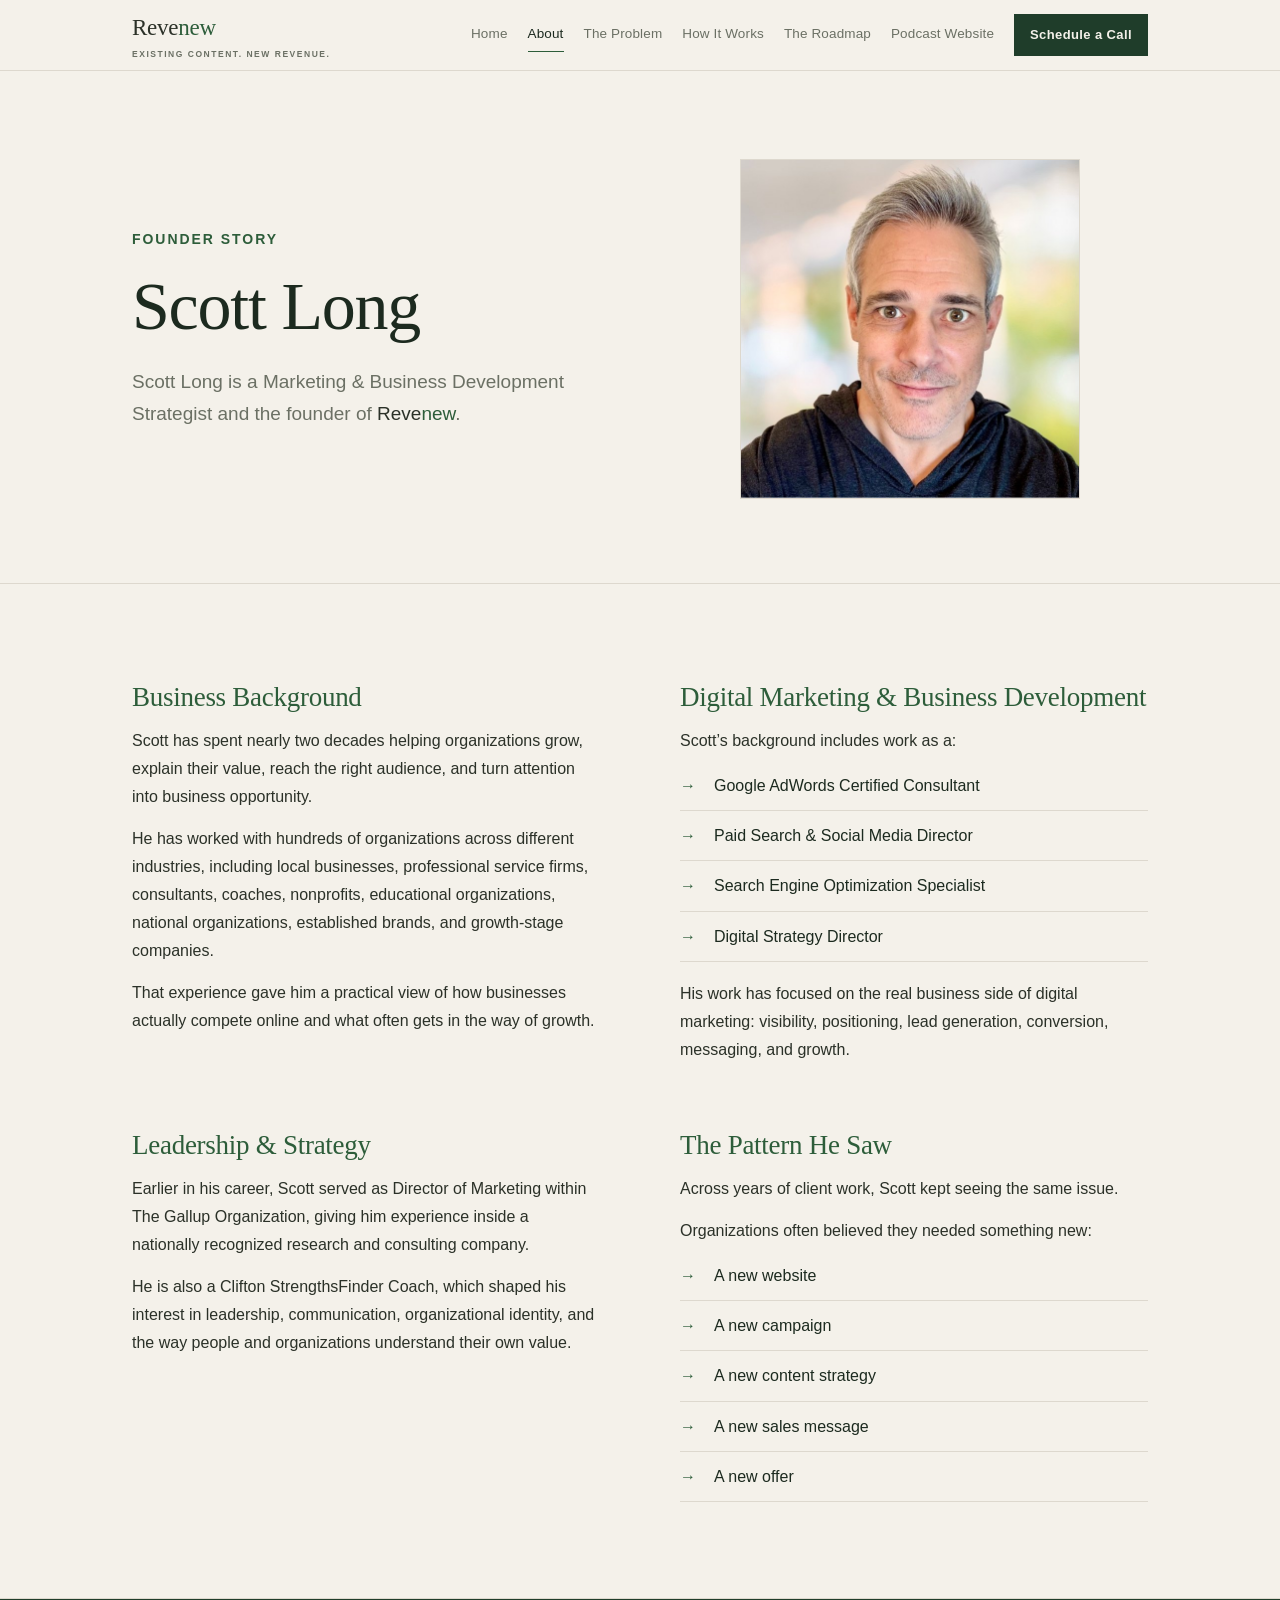
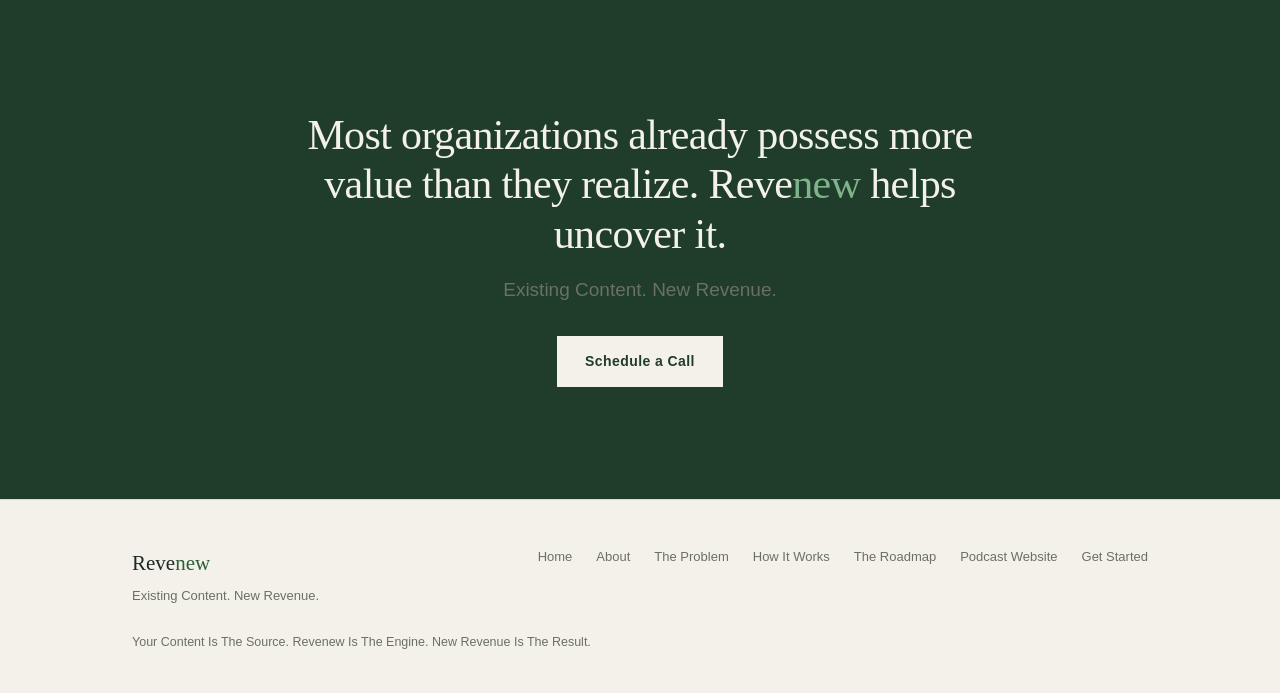
<file: about.html>
<!DOCTYPE html><html lang="en"><head>
<meta charset="utf-8">
<meta name="viewport" content="width=device-width, initial-scale=1">
<title>About — Revenew</title>
<meta name="description" content="Revenew transforms existing content into focused assets and new revenue opportunities. Existing Content. New Revenue.">
<link rel="stylesheet" href="style.css">
</head><body>
<nav class="nav">
  <input type="checkbox" id="mtoggle" hidden>
  <div class="wrap"><div class="nav-inner">
  <a href="index.html" class="nav-logo">Reve<span class="g">new</span><span class="logo-tag">Existing Content. New Revenue.</span></a>
  <div class="nav-links"><a href="index.html" class="nav-link">Home</a><a href="about.html" class="nav-link active">About</a><a href="problem.html" class="nav-link">The Problem</a><a href="how-it-works.html" class="nav-link">How It Works</a><a href="revenew-roadmap.html" class="nav-link">The Roadmap</a><a href="podcast-website.html" class="nav-link">Podcast Website</a><a href="get-started.html" class="nav-cta">Schedule a Call</a></div>
  <label class="nav-burger" for="mtoggle" aria-label="Open menu"><span></span><span></span><span></span></label>
</div></div>
<div class="nav-mobile"><a href="index.html" class="nav-link">Home</a><a href="about.html" class="nav-link active">About</a><a href="problem.html" class="nav-link">The Problem</a><a href="how-it-works.html" class="nav-link">How It Works</a><a href="revenew-roadmap.html" class="nav-link">The Roadmap</a><a href="podcast-website.html" class="nav-link">Podcast Website</a><a href="get-started.html" class="nav-cta">Schedule a Call</a></div>
</nav>
<main>
<section class="section-hero"><div class="wrap">
  <div class="two-col two-col-center" style="gap:64px;">
    <div>
      <div class="eyebrow">Founder Story</div>
      <h1 class="h1">Scott Long</h1>
      <p class="lead" style="margin-top:22px;max-width:560px;">Scott Long is a Marketing &amp; Business Development Strategist and the founder of <span class="bm"><span class="bm-r">Reve</span><span class="bm-n">new</span></span>.</p>
    </div>
    <div style="display:flex;justify-content:center;">
      <img src="images/scott-long.jpg" alt="Scott Long, founder of Revenew" style="width:100%;max-width:340px;aspect-ratio:1/1;object-fit:cover;border:1px solid var(--line);">
    </div>
  </div>
</div></section>

<section class="section"><div class="wrap">
  <div class="two-col" style="margin-top:0;">
    <div>
      <h3 class="h3">Business Background</h3>
      <p class="body-text">Scott has spent nearly two decades helping organizations grow, explain their value, reach the right audience, and turn attention into business opportunity.</p>
      <p class="body-text">He has worked with hundreds of organizations across different industries, including local businesses, professional service firms, consultants, coaches, nonprofits, educational organizations, national organizations, established brands, and growth-stage companies.</p>
      <p class="body-text">That experience gave him a practical view of how businesses actually compete online and what often gets in the way of growth.</p>
    </div>
    <div>
      <h3 class="h3">Digital Marketing &amp; Business Development</h3>
      <p class="body-text">Scott&rsquo;s background includes work as a:</p>
      <ul class="flist" style="margin-top:6px;">
        <li><span>Google AdWords Certified Consultant</span></li>
        <li><span>Paid Search &amp; Social Media Director</span></li>
        <li><span>Search Engine Optimization Specialist</span></li>
        <li><span>Digital Strategy Director</span></li>
      </ul>
      <p class="body-text" style="margin-top:18px;">His work has focused on the real business side of digital marketing: visibility, positioning, lead generation, conversion, messaging, and growth.</p>
    </div>
  </div>

  <div class="two-col" style="margin-top:64px;">
    <div>
      <h3 class="h3">Leadership &amp; Strategy</h3>
      <p class="body-text">Earlier in his career, Scott served as Director of Marketing within The Gallup Organization, giving him experience inside a nationally recognized research and consulting company.</p>
      <p class="body-text">He is also a Clifton StrengthsFinder Coach, which shaped his interest in leadership, communication, organizational identity, and the way people and organizations understand their own value.</p>
    </div>
    <div>
      <h3 class="h3">The Pattern He Saw</h3>
      <p class="body-text">Across years of client work, Scott kept seeing the same issue.</p>
      <p class="body-text">Organizations often believed they needed something new:</p>
      <ul class="flist" style="margin-top:6px;">
        <li><span>A new website</span></li>
        <li><span>A new campaign</span></li>
        <li><span>A new content strategy</span></li>
        <li><span>A new sales message</span></li>
        <li><span>A new offer</span></li>
      </ul>
    </div>
  </div>
</div></section>

<section class="section-dark"><div class="wrap" style="text-align:center;">
  <h2 class="h2" style="color:var(--bg);max-width:720px;margin:0 auto 14px;font-size:clamp(28px,3.6vw,42px);">Most organizations already possess more value than they realize. Reve<span style="color:#7EB38C">new</span> helps uncover it.</h2>
  <p class="lead" style="color:var(--faint);margin:0 auto 30px;">Existing Content. New Revenue.</p>
  <a class="btn btn-light" href="get-started.html">Schedule a Call</a>
</div></section>
</main>
<footer class="footer"><div class="wrap"><div class="footer-inner">
  <div>
    <div class="fmark">Reve<span class="g">new</span></div>
    <div class="ftag">Existing Content. New Revenue.</div>
  </div>
  <nav class="fnav"><a href="index.html">Home</a><a href="about.html">About</a><a href="problem.html">The Problem</a><a href="how-it-works.html">How It Works</a><a href="revenew-roadmap.html">The Roadmap</a><a href="podcast-website.html">Podcast Website</a><a href="get-started.html">Get Started</a></nav>
</div>
<div class="fcopy">Your Content Is The Source. Revenew Is The Engine. New Revenue Is The Result.</div>
</div></footer>
</body></html>
</file>
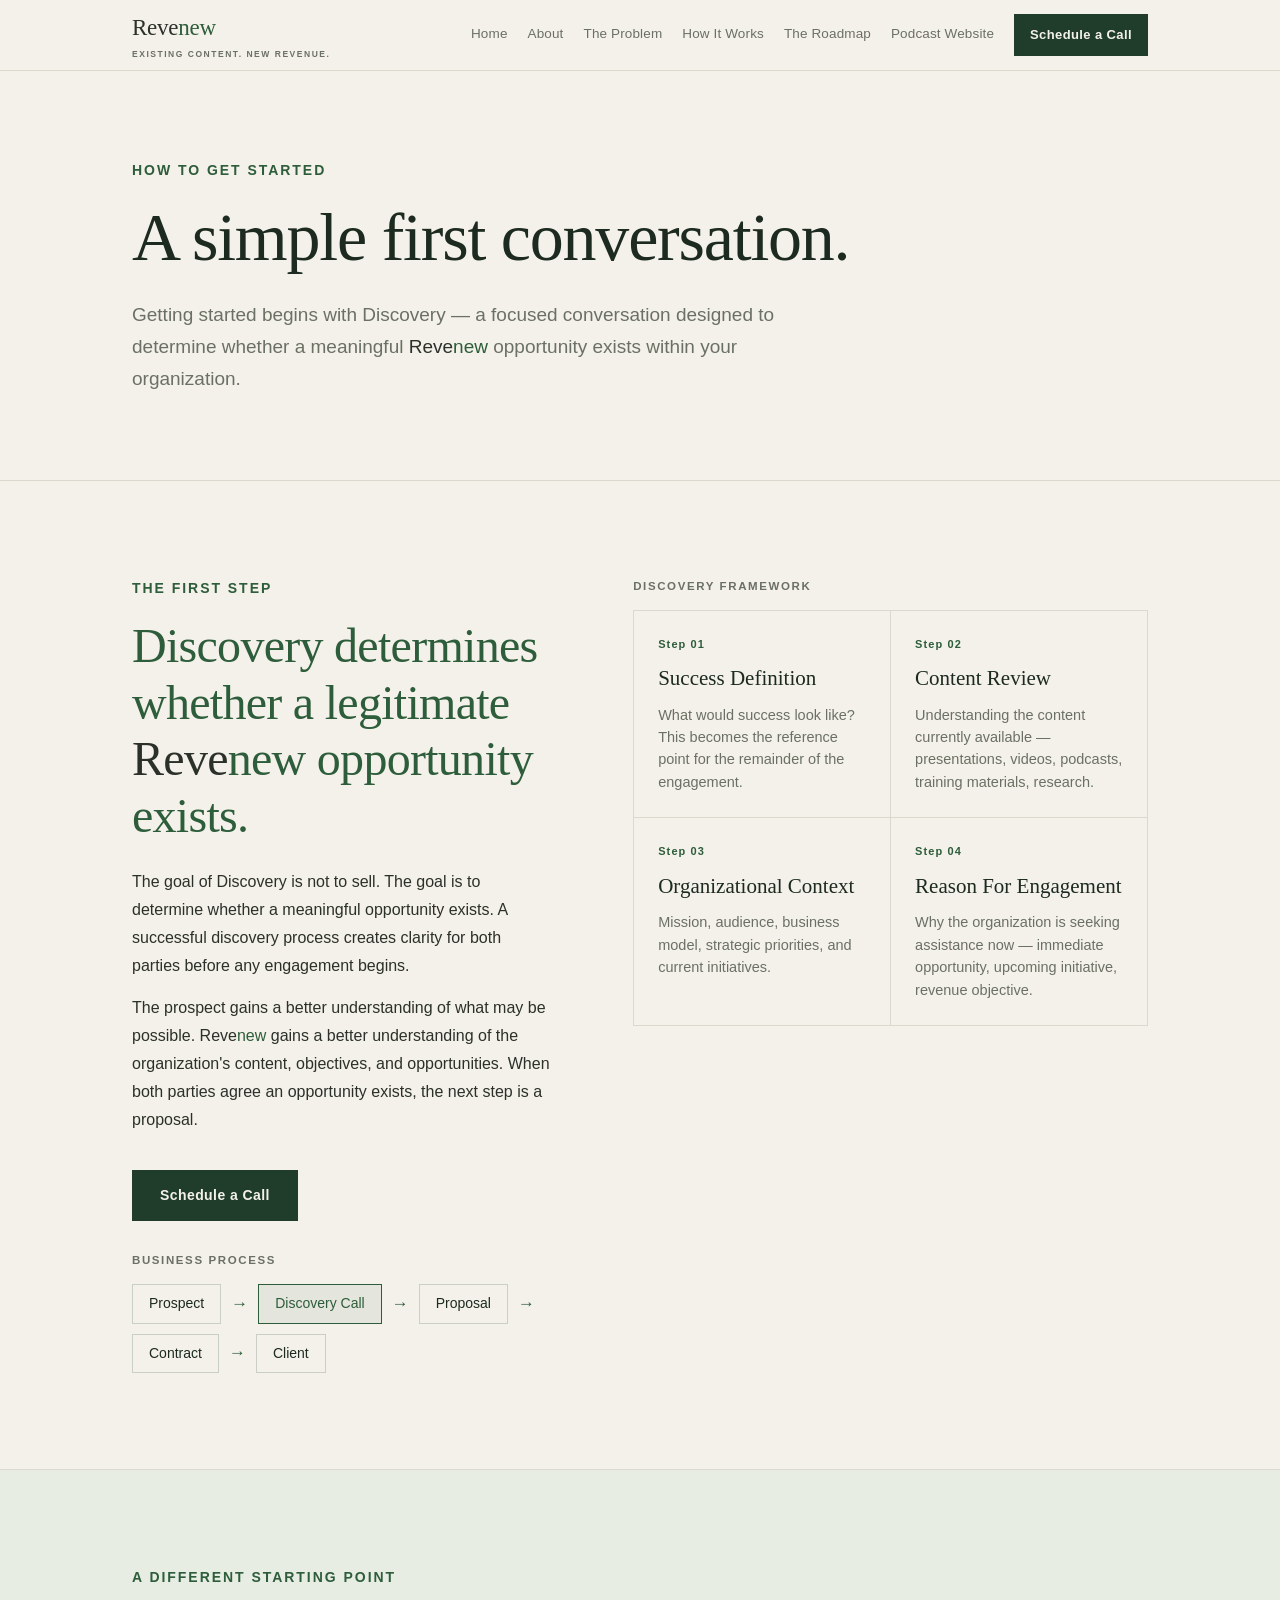
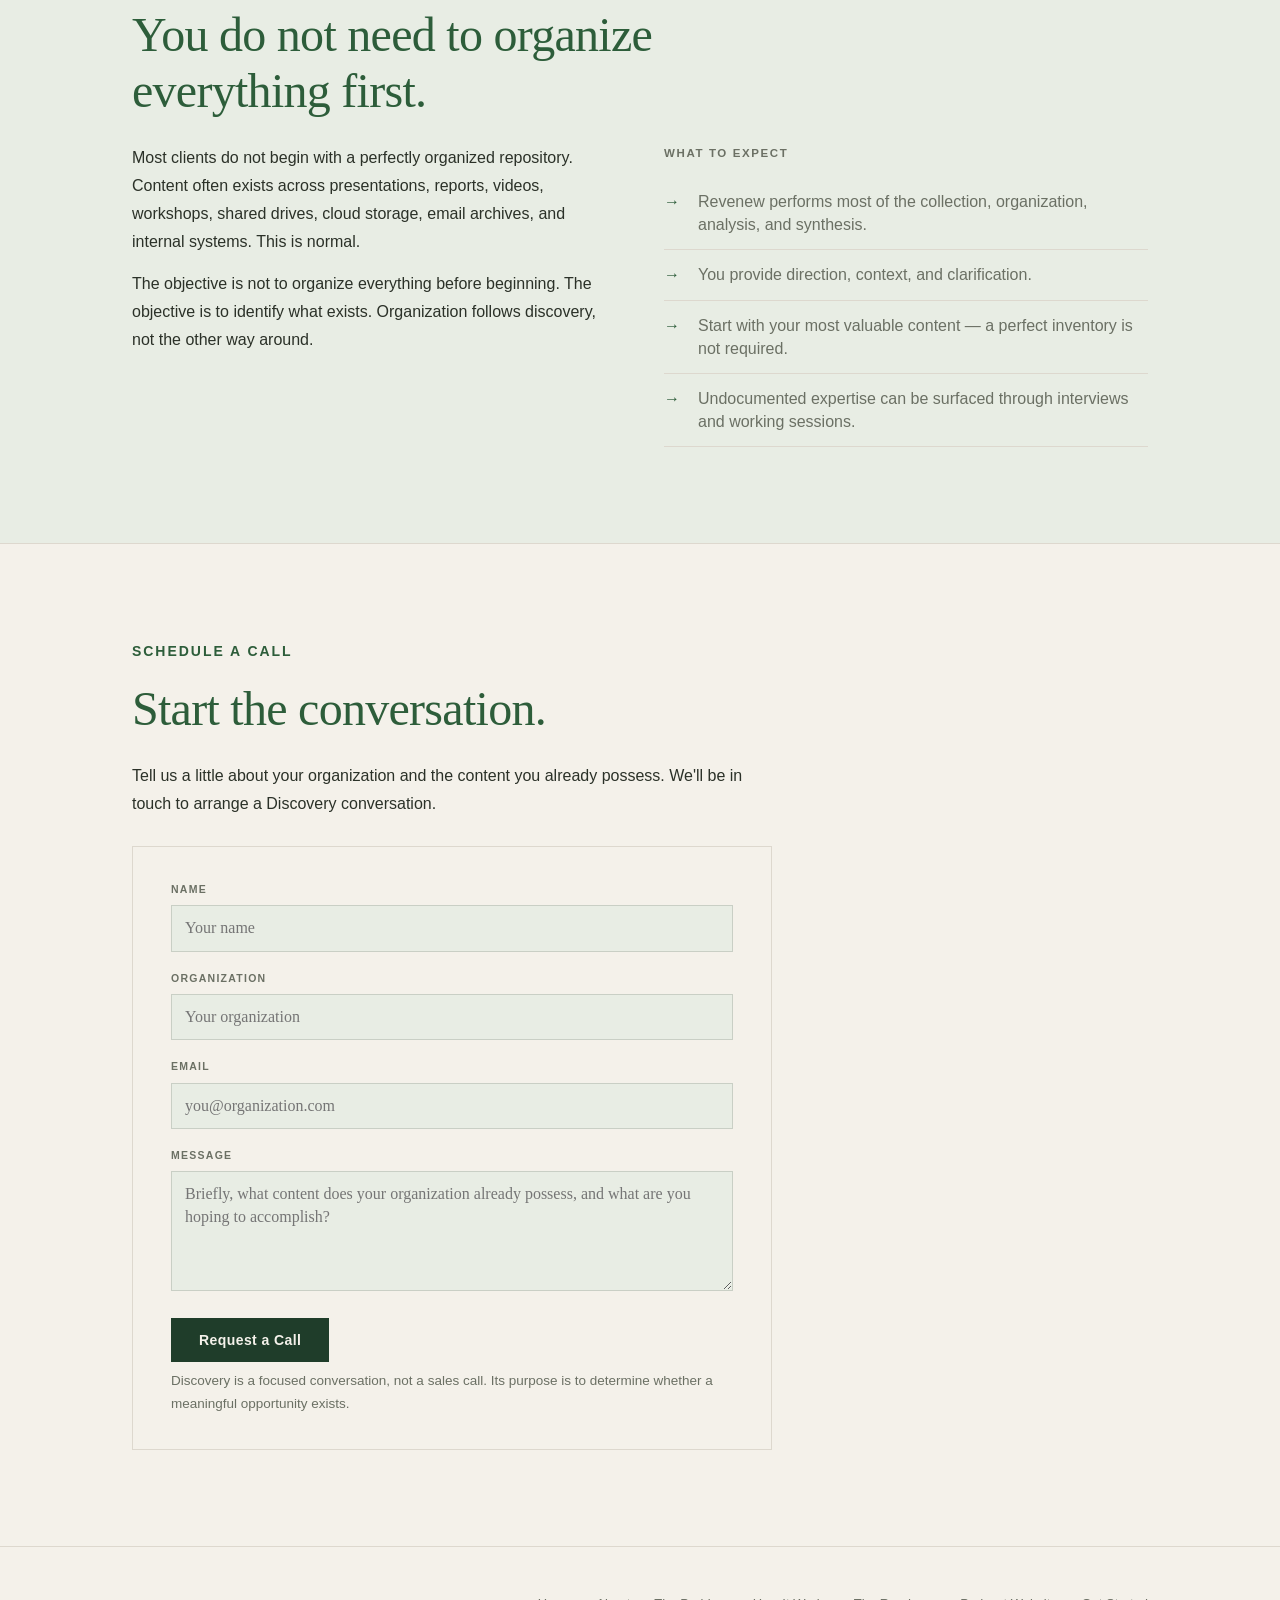
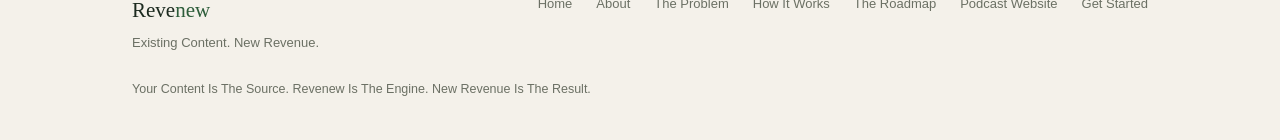
<file: get-started.html>
<!DOCTYPE html><html lang="en"><head>
<meta charset="utf-8">
<meta name="viewport" content="width=device-width, initial-scale=1">
<title>Get Started — Revenew</title>
<meta name="description" content="Revenew transforms existing content into focused assets and new revenue opportunities. Existing Content. New Revenue.">
<link rel="stylesheet" href="style.css">
</head><body>
<nav class="nav">
  <input type="checkbox" id="mtoggle" hidden>
  <div class="wrap"><div class="nav-inner">
  <a href="index.html" class="nav-logo">Reve<span class="g">new</span><span class="logo-tag">Existing Content. New Revenue.</span></a>
  <div class="nav-links"><a href="index.html" class="nav-link">Home</a><a href="about.html" class="nav-link">About</a><a href="problem.html" class="nav-link">The Problem</a><a href="how-it-works.html" class="nav-link">How It Works</a><a href="revenew-roadmap.html" class="nav-link">The Roadmap</a><a href="podcast-website.html" class="nav-link">Podcast Website</a><a href="get-started.html" class="nav-cta">Schedule a Call</a></div>
  <label class="nav-burger" for="mtoggle" aria-label="Open menu"><span></span><span></span><span></span></label>
</div></div>
<div class="nav-mobile"><a href="index.html" class="nav-link">Home</a><a href="about.html" class="nav-link">About</a><a href="problem.html" class="nav-link">The Problem</a><a href="how-it-works.html" class="nav-link">How It Works</a><a href="revenew-roadmap.html" class="nav-link">The Roadmap</a><a href="podcast-website.html" class="nav-link">Podcast Website</a><a href="get-started.html" class="nav-cta">Schedule a Call</a></div>
</nav>
<main>
<section class="section-hero"><div class="wrap">
  <div class="eyebrow">How To Get Started</div>
  <h1 class="h1" style="max-width:760px;">A simple first conversation.</h1>
  <p class="lead" style="margin-top:24px;max-width:660px;">Getting started begins with Discovery — a focused conversation designed to determine whether a meaningful <span class="bm"><span class="bm-r">Reve</span><span class="bm-n">new</span></span> opportunity exists within your organization.</p>
</div></section>

<section class="section"><div class="wrap">
  <div class="two-col narrow-left">
    <div>
      <div class="eyebrow">The First Step</div>
      <h2 class="h2">Discovery determines whether a legitimate <span class="bm"><span class="bm-r">Reve</span><span class="bm-n">new</span></span> opportunity exists.</h2>
      <p class="body-text">The goal of Discovery is not to sell. The goal is to determine whether a meaningful opportunity exists. A successful discovery process creates clarity for both parties before any engagement begins.</p>
      <p class="body-text">The prospect gains a better understanding of what may be possible. <span class="bm"><span class="bm-r">Reve</span><span class="bm-n">new</span></span> gains a better understanding of the organization's content, objectives, and opportunities. When both parties agree an opportunity exists, the next step is a proposal.</p>
      <div class="btn-row"><a class="btn btn-primary" href="#discovery-form">Schedule a Call</a></div>
      <div style="margin-top:30px;"><div class="minilabel">Business Process</div><div class="pipeline"><div class="node">Prospect</div><div class="sep">&#8594;</div><div class="node hl">Discovery Call</div><div class="sep">&#8594;</div><div class="node">Proposal</div><div class="sep">&#8594;</div><div class="node">Contract</div><div class="sep">&#8594;</div><div class="node">Client</div></div></div>
    </div>
    <div>
      <div class="minilabel">Discovery Framework</div>
      <div class="card-grid"><div class="card-cell"><div class="ci">Step 01</div><div class="ct">Success Definition</div><div class="cb">What would success look like? This becomes the reference point for the remainder of the engagement.</div></div><div class="card-cell"><div class="ci">Step 02</div><div class="ct">Content Review</div><div class="cb">Understanding the content currently available — presentations, videos, podcasts, training materials, research.</div></div><div class="card-cell"><div class="ci">Step 03</div><div class="ct">Organizational Context</div><div class="cb">Mission, audience, business model, strategic priorities, and current initiatives.</div></div><div class="card-cell"><div class="ci">Step 04</div><div class="ct">Reason For Engagement</div><div class="cb">Why the organization is seeking assistance now — immediate opportunity, upcoming initiative, revenue objective.</div></div></div>
    </div>
  </div>
</div></section>

<section class="section-panel"><div class="wrap">
  <div class="eyebrow">A Different Starting Point</div>
  <h2 class="h2" style="max-width:720px;">You do not need to organize everything first.</h2>
  <div class="two-col" style="gap:48px;">
    <div>
      <p class="body-text">Most clients do not begin with a perfectly organized repository. Content often exists across presentations, reports, videos, workshops, shared drives, cloud storage, email archives, and internal systems. This is normal.</p>
      <p class="body-text">The objective is not to organize everything before beginning. The objective is to identify what exists. Organization follows discovery, not the other way around.</p>
    </div>
    <div>
      <div class="minilabel">What To Expect</div>
      <ul class="flist muted">
        <li><span>Revenew performs most of the collection, organization, analysis, and synthesis.</span></li>
        <li><span>You provide direction, context, and clarification.</span></li>
        <li><span>Start with your most valuable content — a perfect inventory is not required.</span></li>
        <li><span>Undocumented expertise can be surfaced through interviews and working sessions.</span></li>
      </ul>
    </div>
  </div>
</div></section>

<section class="section" id="discovery-form"><div class="wrap">
  <div class="eyebrow">Schedule A Call</div>
  <h2 class="h2" style="max-width:560px;">Start the conversation.</h2>
  <p class="body-text" style="margin-bottom:28px;">Tell us a little about your organization and the content you already possess. We'll be in touch to arrange a Discovery conversation.</p>
  <form class="form-card" action="#" method="post" novalidate>
    <div class="field"><label for="name">Name</label><input id="name" name="name" type="text" autocomplete="name" placeholder="Your name"></div>
    <div class="field"><label for="org">Organization</label><input id="org" name="organization" type="text" autocomplete="organization" placeholder="Your organization"></div>
    <div class="field"><label for="email">Email</label><input id="email" name="email" type="email" autocomplete="email" placeholder="you@organization.com"></div>
    <div class="field"><label for="message">Message</label><textarea id="message" name="message" placeholder="Briefly, what content does your organization already possess, and what are you hoping to accomplish?"></textarea></div>
    <button type="submit" class="btn btn-primary">Request a Call</button>
    <p class="form-note">Discovery is a focused conversation, not a sales call. Its purpose is to determine whether a meaningful opportunity exists.</p>
  </form>
</div></section>
</main>
<footer class="footer"><div class="wrap"><div class="footer-inner">
  <div>
    <div class="fmark">Reve<span class="g">new</span></div>
    <div class="ftag">Existing Content. New Revenue.</div>
  </div>
  <nav class="fnav"><a href="index.html">Home</a><a href="about.html">About</a><a href="problem.html">The Problem</a><a href="how-it-works.html">How It Works</a><a href="revenew-roadmap.html">The Roadmap</a><a href="podcast-website.html">Podcast Website</a><a href="get-started.html">Get Started</a></nav>
</div>
<div class="fcopy">Your Content Is The Source. Revenew Is The Engine. New Revenue Is The Result.</div>
</div></footer>
<script>
/* Podcast Website page: pre-fill the Discovery message so the inquiry's source is clear */
(function(){
  try{
    var params=new URLSearchParams(window.location.search);
    if(params.get('from')==='podcast-website'){
      var m=document.getElementById('message');
      if(m && !m.value){ m.value='Podcast Website: '; }
    }
  }catch(e){}
})();
</script>
</body></html>
</file>
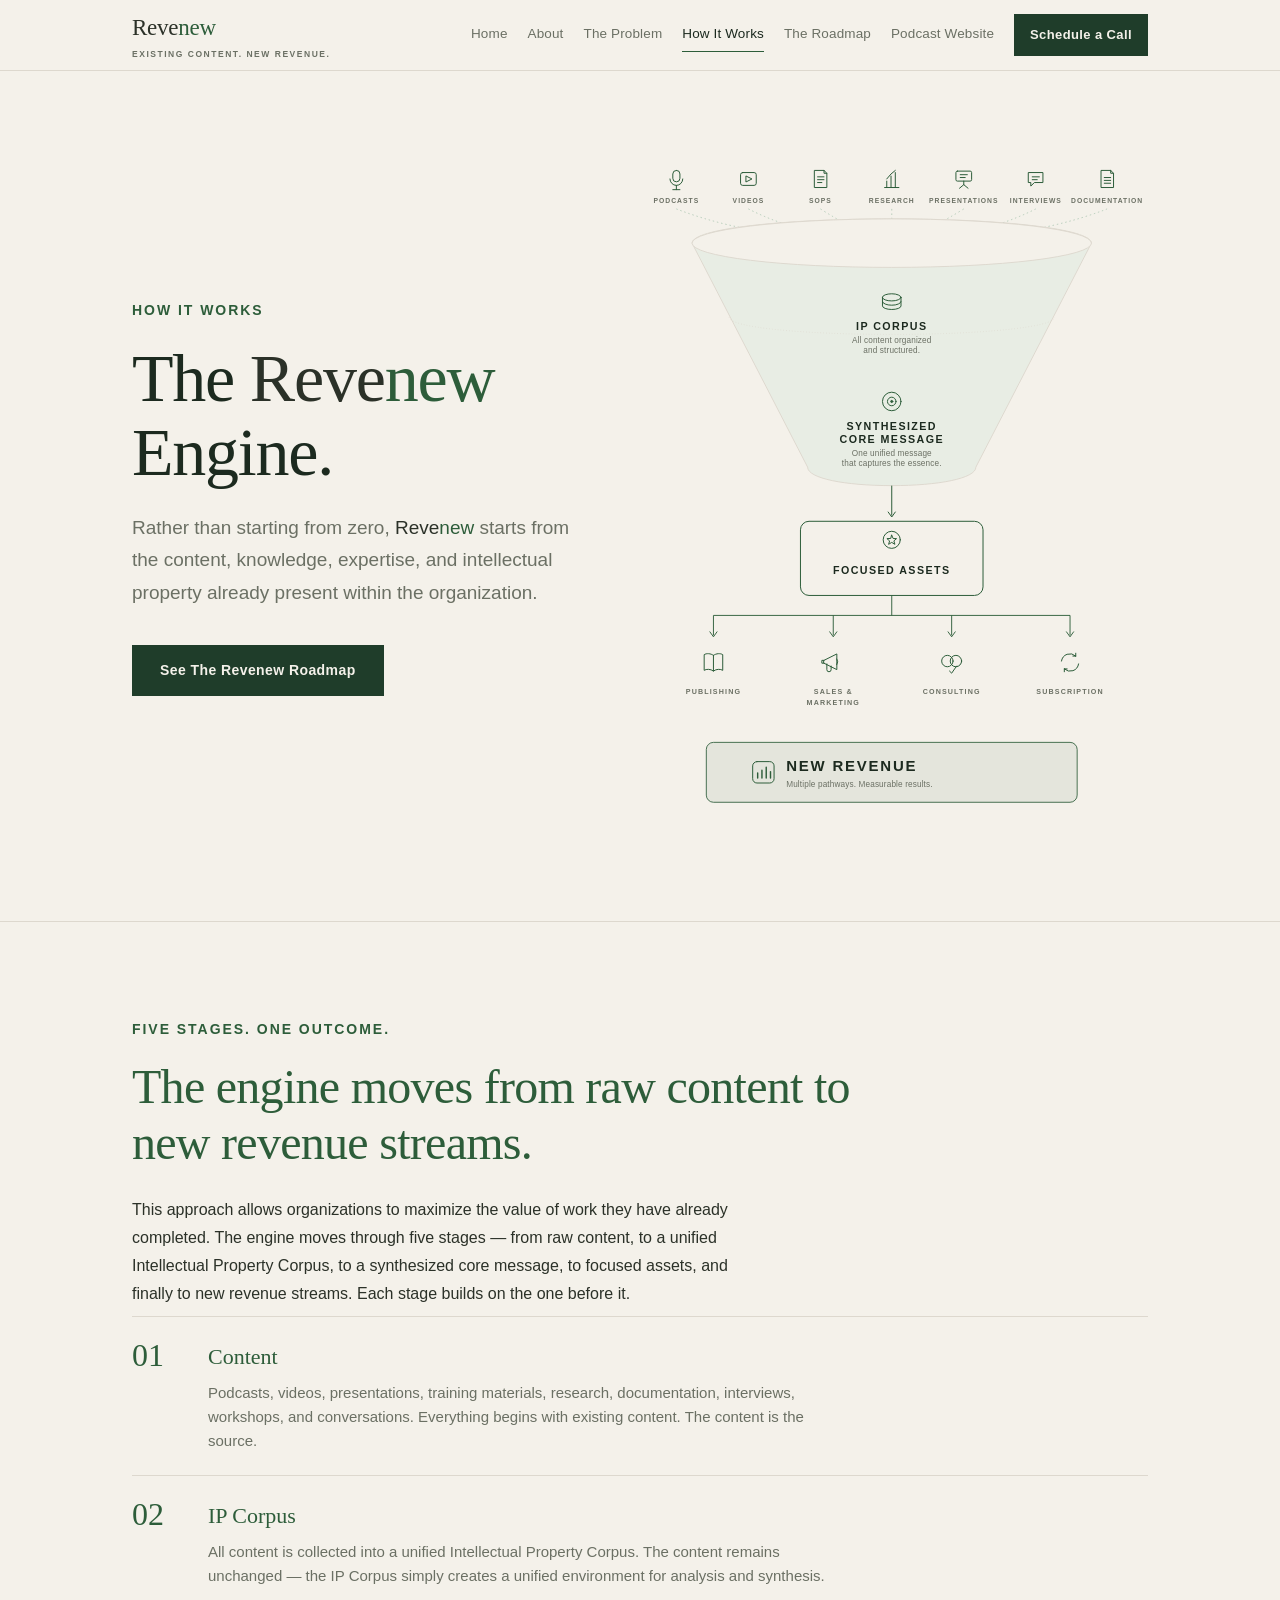
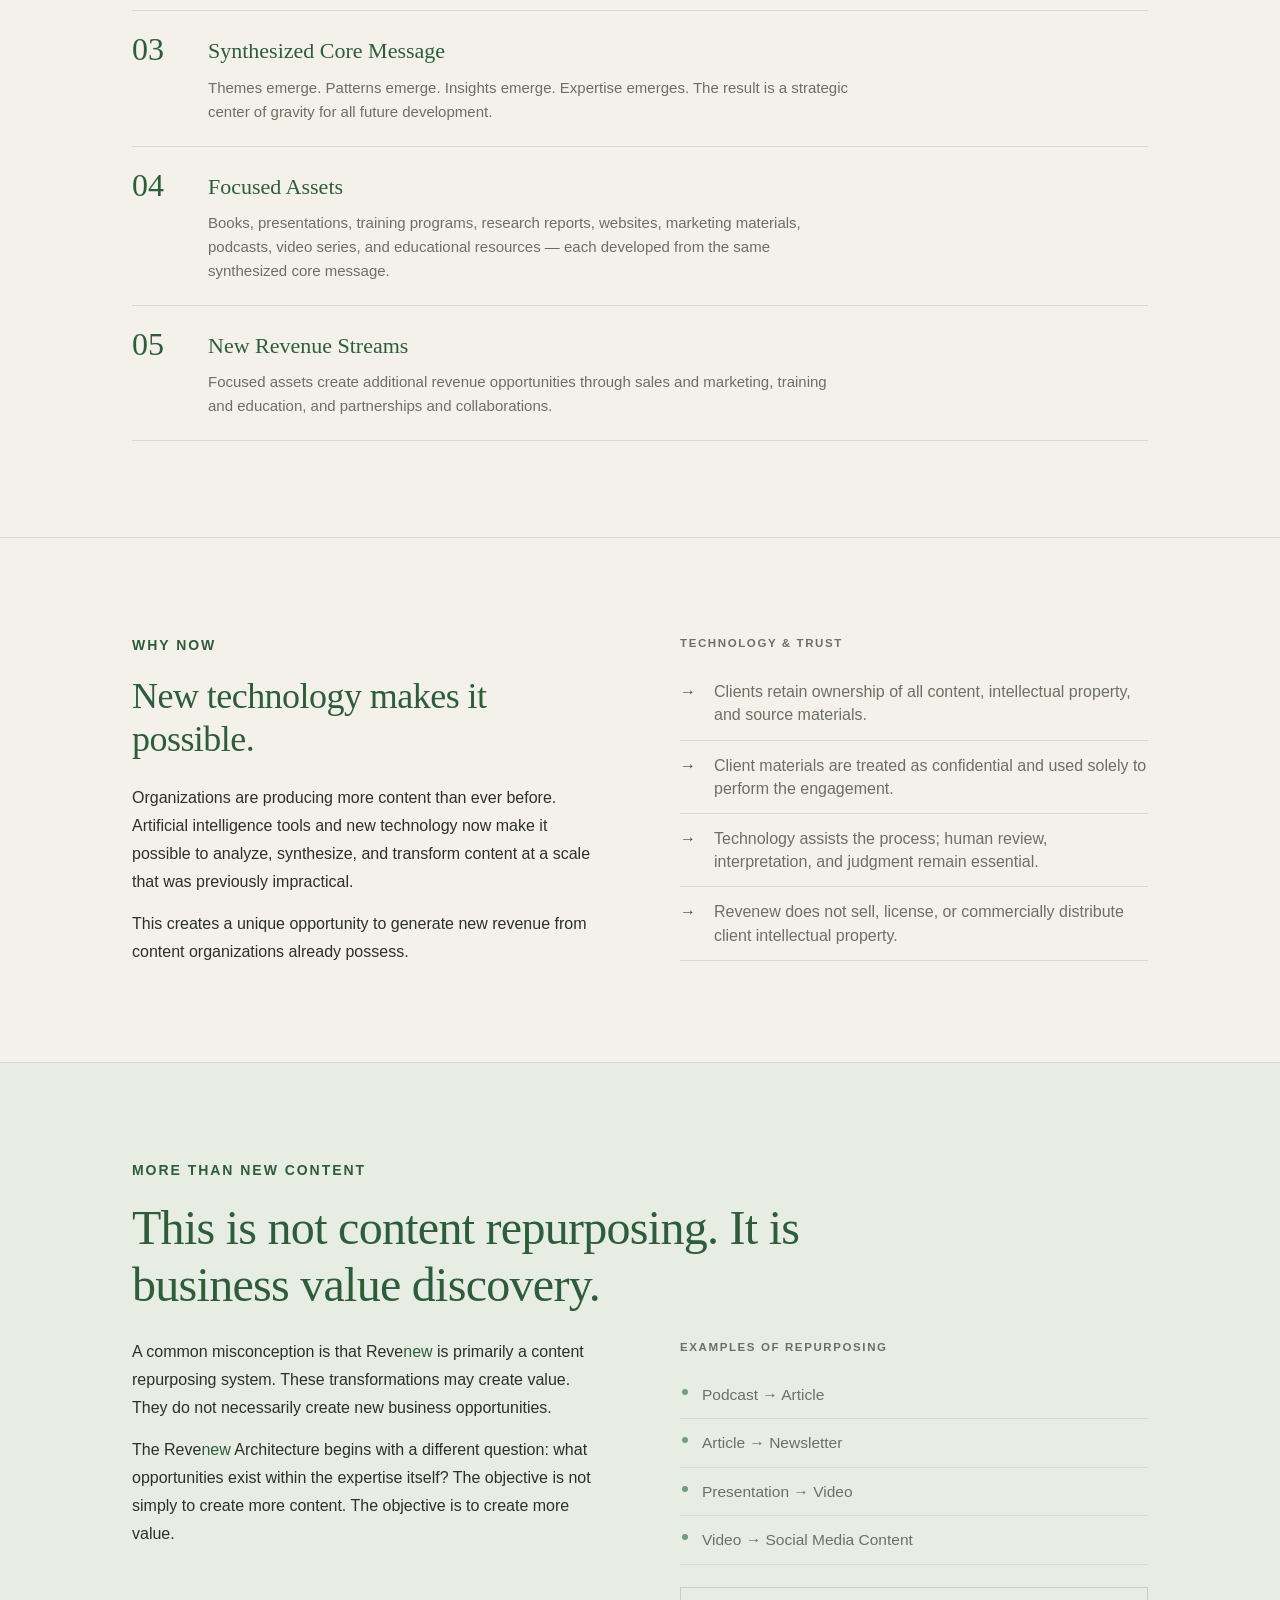
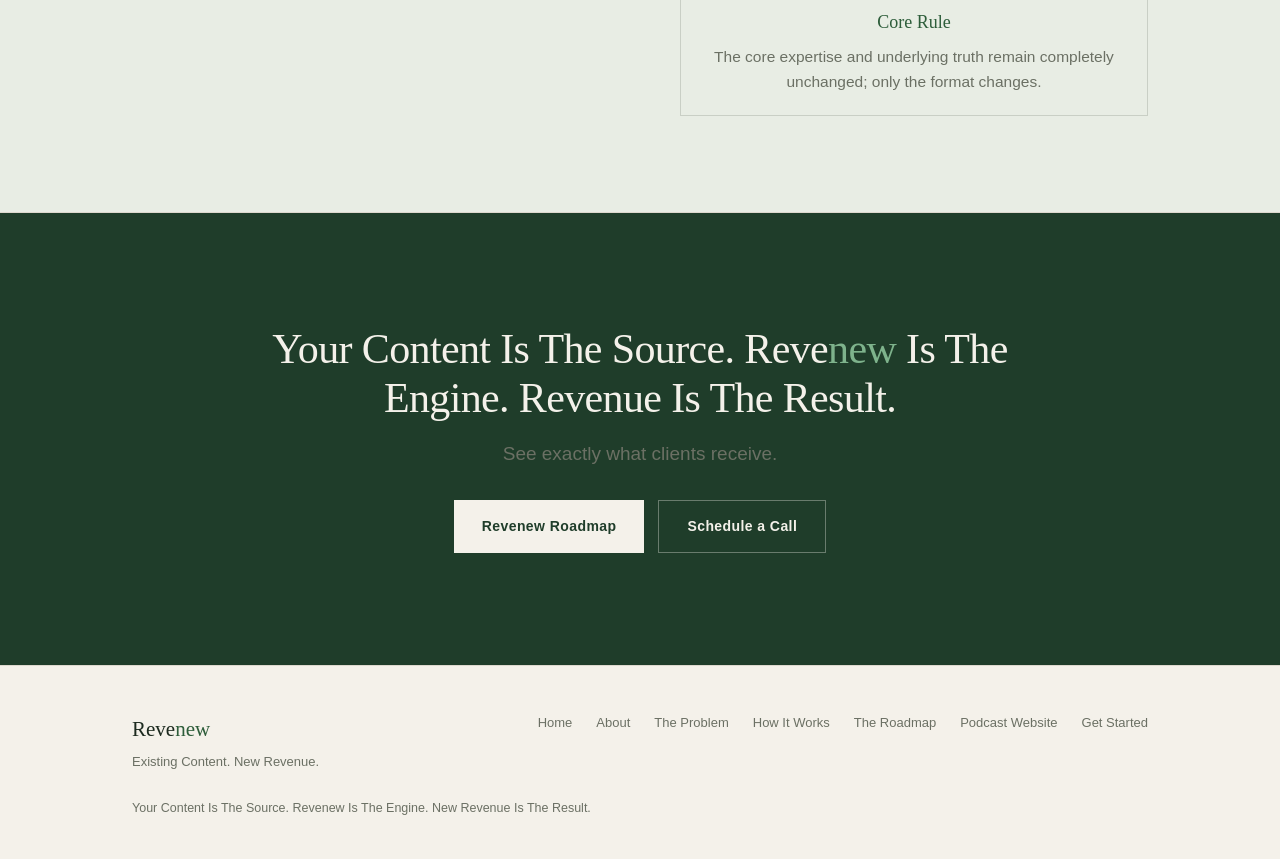
<file: how-it-works.html>
<!DOCTYPE html><html lang="en"><head>
<meta charset="utf-8">
<meta name="viewport" content="width=device-width, initial-scale=1">
<title>How It Works — Revenew</title>
<meta name="description" content="Revenew transforms existing content into focused assets and new revenue opportunities. Existing Content. New Revenue.">
<link rel="stylesheet" href="style.css">
</head><body>
<nav class="nav">
  <input type="checkbox" id="mtoggle" hidden>
  <div class="wrap"><div class="nav-inner">
  <a href="index.html" class="nav-logo">Reve<span class="g">new</span><span class="logo-tag">Existing Content. New Revenue.</span></a>
  <div class="nav-links"><a href="index.html" class="nav-link">Home</a><a href="about.html" class="nav-link">About</a><a href="problem.html" class="nav-link">The Problem</a><a href="how-it-works.html" class="nav-link active">How It Works</a><a href="revenew-roadmap.html" class="nav-link">The Roadmap</a><a href="podcast-website.html" class="nav-link">Podcast Website</a><a href="get-started.html" class="nav-cta">Schedule a Call</a></div>
  <label class="nav-burger" for="mtoggle" aria-label="Open menu"><span></span><span></span><span></span></label>
</div></div>
<div class="nav-mobile"><a href="index.html" class="nav-link">Home</a><a href="about.html" class="nav-link">About</a><a href="problem.html" class="nav-link">The Problem</a><a href="how-it-works.html" class="nav-link active">How It Works</a><a href="revenew-roadmap.html" class="nav-link">The Roadmap</a><a href="podcast-website.html" class="nav-link">Podcast Website</a><a href="get-started.html" class="nav-cta">Schedule a Call</a></div>
</nav>
<main>
<section class="section-hero"><div class="wrap">
  <div class="two-col two-col-center hero-grid" style="gap:56px;">
    <div>
      <div class="eyebrow">How It Works</div>
      <h1 class="h1">The <span class="bm"><span class="bm-r">Reve</span><span class="bm-n">new</span></span> Engine.</h1>
      <p class="lead" style="margin-top:22px;">Rather than starting from zero, <span class="bm"><span class="bm-r">Reve</span><span class="bm-n">new</span></span> starts from the content, knowledge, expertise, and intellectual property already present within the organization.</p>
      <div class="btn-row"><a class="btn btn-primary" href="revenew-roadmap.html">See The Revenew Roadmap</a></div>
    </div>
    <div class="funnel-visual"><div class="funnel-art" style="max-width:600px;"><svg viewBox="0 0 720 950" xmlns="http://www.w3.org/2000/svg" role="img" aria-label="The Revenew Engine: content flows through a funnel into an IP Corpus, a synthesized core message, a focused asset, and out to four revenue pathways" style="width:100%;max-width:640px;margin:0 auto;display:block;font-family:'Helvetica Neue',Helvetica,Arial,sans-serif;">
  <defs>
    <style>
      .lbl{font-size:10px;font-weight:600;letter-spacing:1.6px;fill:#6B7064;}
      .lbl-sm{font-size:9.5px;font-weight:600;letter-spacing:1.4px;fill:#6B7064;}
      .hd{font-size:15px;font-weight:600;letter-spacing:2px;fill:#1C2A1F;}
      .sub{font-size:11.5px;font-weight:400;fill:#6B7064;letter-spacing:.2px;}
      .ic{stroke:#2D5D3A;stroke-width:1.4;fill:none;stroke-linecap:round;stroke-linejoin:round;}
    </style>
  </defs>

  <!-- ── TOP ROW: 8 content-type icons ── -->
  <!-- Podcasts (mic) -->
  <g transform="translate(58,28)">
    <g class="ic"><rect x="-5" y="-12" width="10" height="16" rx="5"/><path d="M-9,0 a9,9 0 0,0 18,0 M0,9 V15 M-5,15 H5"/></g>
    <text class="lbl-sm" x="0" y="34" text-anchor="middle">PODCASTS</text>
  </g>
  <!-- Videos (play) -->
  <g transform="translate(159,28)">
    <g class="ic"><rect x="-11" y="-9" width="22" height="18" rx="3"/><path d="M-3,-4 L5,0 L-3,4 Z"/></g>
    <text class="lbl-sm" x="0" y="34" text-anchor="middle">VIDEOS</text>
  </g>
  <!-- SOPs (doc lines) -->
  <g transform="translate(260,28)">
    <g class="ic"><path d="M-8,-12 H5 L9,-8 V12 H-8 Z M5,-12 V-8 H9"/><path d="M-4,-3 H5 M-4,1 H5 M-4,5 H2"/></g>
    <text class="lbl-sm" x="0" y="34" text-anchor="middle">SOPS</text>
  </g>
  <!-- Research (bar chart) -->
  <g transform="translate(360,28)">
    <g class="ic"><path d="M-10,12 H10 M-7,12 V3 M-1,12 V-4 M5,12 V-9 M-7,0 L-1,-7 L5,-12"/></g>
    <text class="lbl-sm" x="0" y="34" text-anchor="middle">RESEARCH</text>
  </g>
  <!-- Presentations (easel) -->
  <g transform="translate(461,28)">
    <g class="ic"><rect x="-11" y="-11" width="22" height="14" rx="2"/><path d="M0,3 V8 M-6,13 L0,8 L6,13 M-5,-6 H5 M-5,-2 H2"/></g>
    <text class="lbl-sm" x="0" y="34" text-anchor="middle">PRESENTATIONS</text>
  </g>
  <!-- Interviews (speech bubble) -->
  <g transform="translate(562,28)">
    <g class="ic"><path d="M-10,-9 H10 V5 H-2 L-7,10 V5 H-10 Z"/><path d="M-5,-3 H5 M-5,1 H2"/></g>
    <text class="lbl-sm" x="0" y="34" text-anchor="middle">INTERVIEWS</text>
  </g>
  <!-- Documentation (doc) -->
  <g transform="translate(662,28)">
    <g class="ic"><path d="M-8,-12 H5 L9,-8 V12 H-8 Z M5,-12 V-8 H9"/><path d="M-4,-2 H5 M-4,2 H5 M-4,6 H5"/></g>
    <text class="lbl-sm" x="0" y="34" text-anchor="middle">DOCUMENTATION</text>
  </g>

  <!-- dotted feed lines into funnel mouth -->
  <g stroke="#9EBFA8" stroke-width="1" stroke-dasharray="2,4" fill="none">
    <path d="M58,70 Q130,98 225,108"/>
    <path d="M159,70 Q210,96 270,106"/>
    <path d="M260,70 Q295,92 320,104"/>
    <path d="M360,70 Q360,90 360,102"/>
    <path d="M461,70 Q425,92 400,104"/>
    <path d="M562,70 Q510,96 450,106"/>
    <path d="M662,70 Q590,98 495,108"/>
  </g>

  <!-- ── FUNNEL ── -->
  <!-- funnel body -->
  <path d="M 80,118 C 80,98 205,84 360,84 C 515,84 640,98 640,118 L 478,432 C 478,448 425,458 360,458 C 295,458 242,448 242,432 Z"
        fill="#E8EDE4" stroke="#DDD8CE" stroke-width="1.3"/>
  <!-- funnel mouth ellipse -->
  <ellipse cx="360" cy="118" rx="280" ry="34" fill="#F4F1EA" stroke="#DDD8CE" stroke-width="1.3"/>
  <!-- inner contour line -->
  <path d="M 132,222 C 132,236 235,246 360,246 C 485,246 588,236 588,222" fill="none" stroke="#DDD8CE" stroke-width="1" stroke-dasharray="1,3"/>

  <!-- IP CORPUS -->
  <g transform="translate(360,206)">
    <g class="ic"><ellipse cx="0" cy="-12" rx="13" ry="5"/><path d="M-13,-12 V0 a13,5 0 0,0 26,0 V-12 M-13,-6 a13,5 0 0,0 26,0"/></g>
    <text class="hd" x="0" y="34" text-anchor="middle">IP CORPUS</text>
    <text class="sub" x="0" y="52" text-anchor="middle">All content organized</text>
    <text class="sub" x="0" y="66" text-anchor="middle">and structured.</text>
  </g>

  <!-- SYNTHESIZED CORE MESSAGE -->
  <g transform="translate(360,348)">
    <g class="ic"><circle cx="0" cy="-8" r="13"/><circle cx="0" cy="-8" r="6"/><circle cx="0" cy="-8" r="1.5" fill="#2D5D3A"/></g>
    <text class="hd" x="0" y="32" text-anchor="middle">SYNTHESIZED</text>
    <text class="hd" x="0" y="50" text-anchor="middle">CORE MESSAGE</text>
    <text class="sub" x="0" y="68" text-anchor="middle">One unified message</text>
    <text class="sub" x="0" y="82" text-anchor="middle">that captures the essence.</text>
  </g>

  <!-- funnel exit to focused asset -->
  <line x1="360" y1="458" x2="360" y2="500" stroke="#2D5D3A" stroke-width="1.4"/>
  <path d="M355,495 L360,502 L365,495" fill="none" stroke="#2D5D3A" stroke-width="1.4" stroke-linecap="round" stroke-linejoin="round"/>

  <!-- ── FOCUSED ASSET ── -->
  <g transform="translate(360,560)">
    <rect x="-128" y="-52" width="256" height="104" rx="12" fill="#F4F1EA" stroke="#2D5D3A" stroke-width="1.4"/>
    <g class="ic" transform="translate(0,-26)"><circle cx="0" cy="0" r="12"/><path d="M0,-6.5 L1.9,-1.9 L6.8,-1.7 L3,1.5 L4.4,6.3 L0,3.6 L-4.4,6.3 L-3,1.5 L-6.8,-1.7 L-1.9,-1.9 Z"/></g>
    <text class="hd" x="0" y="22" text-anchor="middle">FOCUSED ASSETS</text>
  </g>

  <!-- branch lines -->
  <g stroke="#2D5D3A" stroke-width="1.3" fill="none">
    <path d="M360,612 V640"/>
    <path d="M110,640 H610"/>
    <path d="M110,640 V668 M278,640 V668 M444,640 V668 M610,640 V668"/>
  </g>
  <g fill="none" stroke="#2D5D3A" stroke-width="1.3" stroke-linecap="round" stroke-linejoin="round">
    <path d="M105,663 L110,670 L115,663"/>
    <path d="M273,663 L278,670 L283,663"/>
    <path d="M439,663 L444,670 L449,663"/>
    <path d="M605,663 L610,670 L615,663"/>
  </g>

  <!-- ── FOUR REVENUE PATHWAYS ── -->
  <!-- Publishing (open book) -->
  <g transform="translate(110,706)">
    <g class="ic"><path d="M0,-10 C-4,-13 -10,-13 -13,-11 V11 C-10,9 -4,9 0,12 C4,9 10,9 13,11 V-11 C10,-13 4,-13 0,-10 Z"/><path d="M0,-10 V12"/></g>
    <text class="lbl" x="0" y="44" text-anchor="middle">PUBLISHING</text>
  </g>
  <!-- Sales & Marketing (megaphone) -->
  <g transform="translate(278,706)">
    <g class="ic"><path d="M-13,-3 L5,-12 V10 L-13,1 Z M-13,-3 H-16 V1 H-13 M5,-5 a7,7 0 0,1 0,8 M-9,2 V10 a3,3 0 0,0 6,0 V5"/></g>
    <text class="lbl" x="0" y="44" text-anchor="middle">SALES &amp;</text>
    <text class="lbl" x="0" y="60" text-anchor="middle">MARKETING</text>
  </g>
  <!-- Consulting (handshake-ish: two overlapping circles with check) -->
  <g transform="translate(444,706)">
    <g class="ic"><circle cx="-6" cy="-2" r="8"/><circle cx="6" cy="-2" r="8"/><path d="M-3,12 L0,15 L7,5"/></g>
    <text class="lbl" x="0" y="44" text-anchor="middle">CONSULTING</text>
  </g>
  <!-- Subscription (repeat/loop arrows) -->
  <g transform="translate(610,706)">
    <g class="ic"><path d="M-12,-2 a12,12 0 0,1 20,-7 M8,-9 V-13 M8,-9 H4"/><path d="M12,2 a12,12 0 0,1 -20,7 M-8,9 V13 M-8,9 H-4"/></g>
    <text class="lbl" x="0" y="44" text-anchor="middle">SUBSCRIPTION</text>
  </g>

  <!-- ── NEW REVENUE BAND ── -->
  <g transform="translate(360,860)">
    <rect x="-260" y="-42" width="520" height="84" rx="10" fill="rgba(45,93,58,.08)" stroke="#2D5D3A" stroke-width="1.2"/>
    <g class="ic" transform="translate(-180,0)"><rect x="-15" y="-15" width="30" height="30" rx="6"/><path d="M-8,8 V1 M-2,8 V-3 M4,8 V-7 M10,8 V-1" stroke-width="2"/></g>
    <text x="-148" y="-2" font-size="21" font-weight="600" letter-spacing="2.5px" fill="#1C2A1F">NEW REVENUE</text>
    <text class="sub" x="-148" y="20">Multiple pathways. Measurable results.</text>
  </g>
</svg></div></div>
  </div>
</div></section>

<section class="section"><div class="wrap">
  <div class="eyebrow">Five Stages. One Outcome.</div>
  <h2 class="h2" style="max-width:760px;">The engine moves from raw content to new revenue streams.</h2>
  <p class="body-text">This approach allows organizations to maximize the value of work they have already completed. The engine moves through five stages — from raw content, to a unified Intellectual Property Corpus, to a synthesized core message, to focused assets, and finally to new revenue streams. Each stage builds on the one before it.</p>
  <div class="steps"><div class="step"><div class="sn">01</div><div><div class="sh">Content</div><div class="sb">Podcasts, videos, presentations, training materials, research, documentation, interviews, workshops, and conversations. Everything begins with existing content. The content is the source.</div></div></div><div class="step"><div class="sn">02</div><div><div class="sh">IP Corpus</div><div class="sb">All content is collected into a unified Intellectual Property Corpus. The content remains unchanged — the IP Corpus simply creates a unified environment for analysis and synthesis.</div></div></div><div class="step"><div class="sn">03</div><div><div class="sh">Synthesized Core Message</div><div class="sb">Themes emerge. Patterns emerge. Insights emerge. Expertise emerges. The result is a strategic center of gravity for all future development.</div></div></div><div class="step"><div class="sn">04</div><div><div class="sh">Focused Assets</div><div class="sb">Books, presentations, training programs, research reports, websites, marketing materials, podcasts, video series, and educational resources — each developed from the same synthesized core message.</div></div></div><div class="step"><div class="sn">05</div><div><div class="sh">New Revenue Streams</div><div class="sb">Focused assets create additional revenue opportunities through sales and marketing, training and education, and partnerships and collaborations.</div></div></div></div>
</div></section>

<section class="section"><div class="wrap">
  <div class="two-col">
    <div>
      <div class="eyebrow">Why Now</div>
      <h2 class="h2" style="font-size:clamp(26px,3.2vw,36px);">New technology makes it possible.</h2>
      <p class="body-text">Organizations are producing more content than ever before. Artificial intelligence tools and new technology now make it possible to analyze, synthesize, and transform content at a scale that was previously impractical.</p>
      <p class="body-text">This creates a unique opportunity to generate new revenue from content organizations already possess.</p>
    </div>
    <div>
      <div class="minilabel">Technology &amp; Trust</div>
      <ul class="flist muted">
        <li><span>Clients retain ownership of all content, intellectual property, and source materials.</span></li>
        <li><span>Client materials are treated as confidential and used solely to perform the engagement.</span></li>
        <li><span>Technology assists the process; human review, interpretation, and judgment remain essential.</span></li>
        <li><span>Revenew does not sell, license, or commercially distribute client intellectual property.</span></li>
      </ul>
    </div>
  </div>
</div></section>

<section class="section-panel"><div class="wrap">
  <div class="eyebrow">More Than New Content</div>
  <h2 class="h2" style="max-width:780px;">This is not content repurposing. It is business value discovery.</h2>
  <div class="two-col" style="margin-top:8px;">
    <div>
      <p class="body-text">A common misconception is that <span class="bm"><span class="bm-r">Reve</span><span class="bm-n">new</span></span> is primarily a content repurposing system. These transformations may create value. They do not necessarily create new business opportunities.</p>
      <p class="body-text">The <span class="bm"><span class="bm-r">Reve</span><span class="bm-n">new</span></span> Architecture begins with a different question: what opportunities exist within the expertise itself? The objective is not simply to create more content. The objective is to create more value.</p>
    </div>
    <div>
      <div class="minilabel">Examples Of Repurposing</div>
      <ul class="rows"><li>Podcast → Article</li><li>Article → Newsletter</li><li>Presentation → Video</li><li>Video → Social Media Content</li></ul>
      <div style="margin-top:22px;"><div class="notebox"><div class="nh">Core Rule</div><p>The core expertise and underlying truth remain completely unchanged; only the format changes.</p></div></div>
    </div>
  </div>
</div></section>

<section class="section-dark"><div class="wrap" style="text-align:center;">
  <h2 class="h2" style="color:var(--bg);max-width:740px;margin:0 auto 14px;font-size:clamp(28px,3.6vw,42px);">Your Content Is The Source. Reve<span style="color:#7EB38C">new</span> Is The Engine. Revenue Is The Result.</h2>
  <p class="lead" style="color:var(--faint);margin:0 auto 30px;">See exactly what clients receive.</p>
  <div style="display:flex;gap:14px;justify-content:center;flex-wrap:wrap;">
    <a class="btn btn-light" href="revenew-roadmap.html">Revenew Roadmap</a>
    <a class="btn btn-ghost-light" href="get-started.html">Schedule a Call</a>
  </div>
</div></section>
</main>
<footer class="footer"><div class="wrap"><div class="footer-inner">
  <div>
    <div class="fmark">Reve<span class="g">new</span></div>
    <div class="ftag">Existing Content. New Revenue.</div>
  </div>
  <nav class="fnav"><a href="index.html">Home</a><a href="about.html">About</a><a href="problem.html">The Problem</a><a href="how-it-works.html">How It Works</a><a href="revenew-roadmap.html">The Roadmap</a><a href="podcast-website.html">Podcast Website</a><a href="get-started.html">Get Started</a></nav>
</div>
<div class="fcopy">Your Content Is The Source. Revenew Is The Engine. New Revenue Is The Result.</div>
</div></footer>
</body></html>
</file>
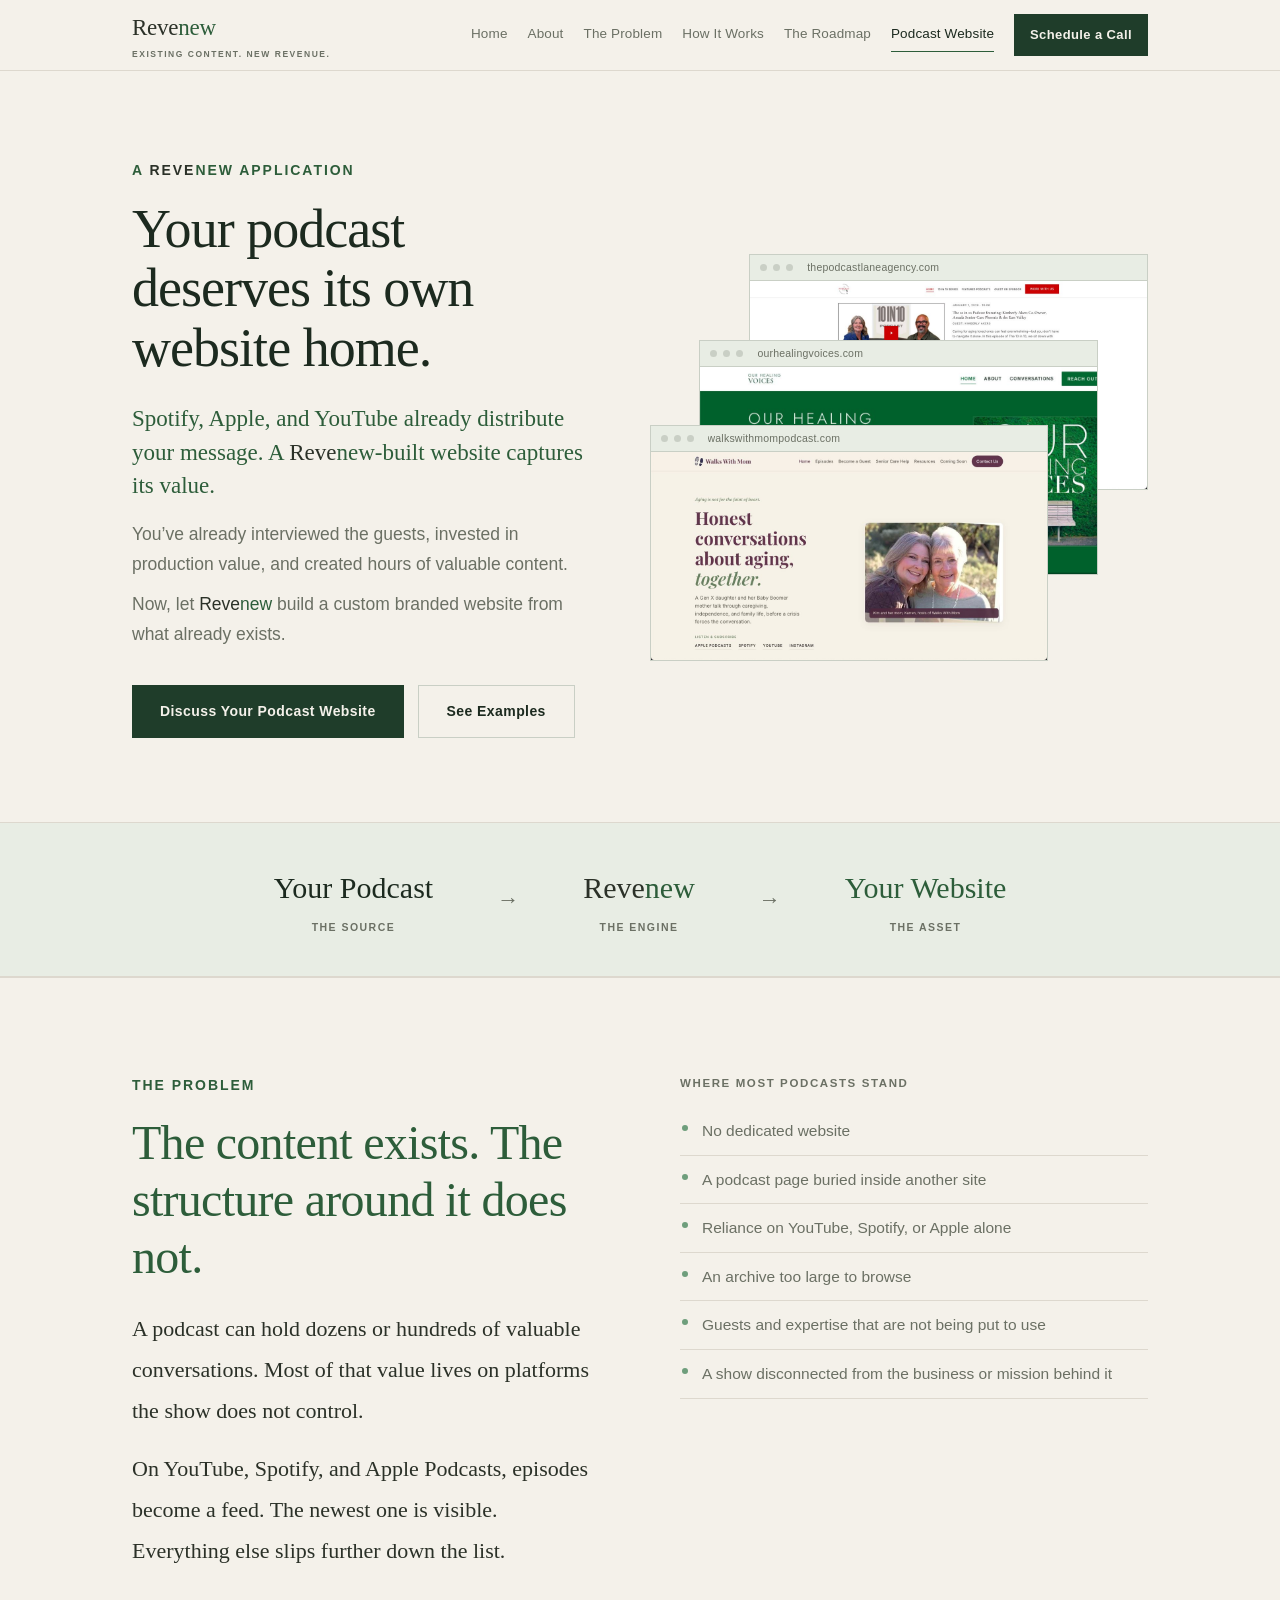
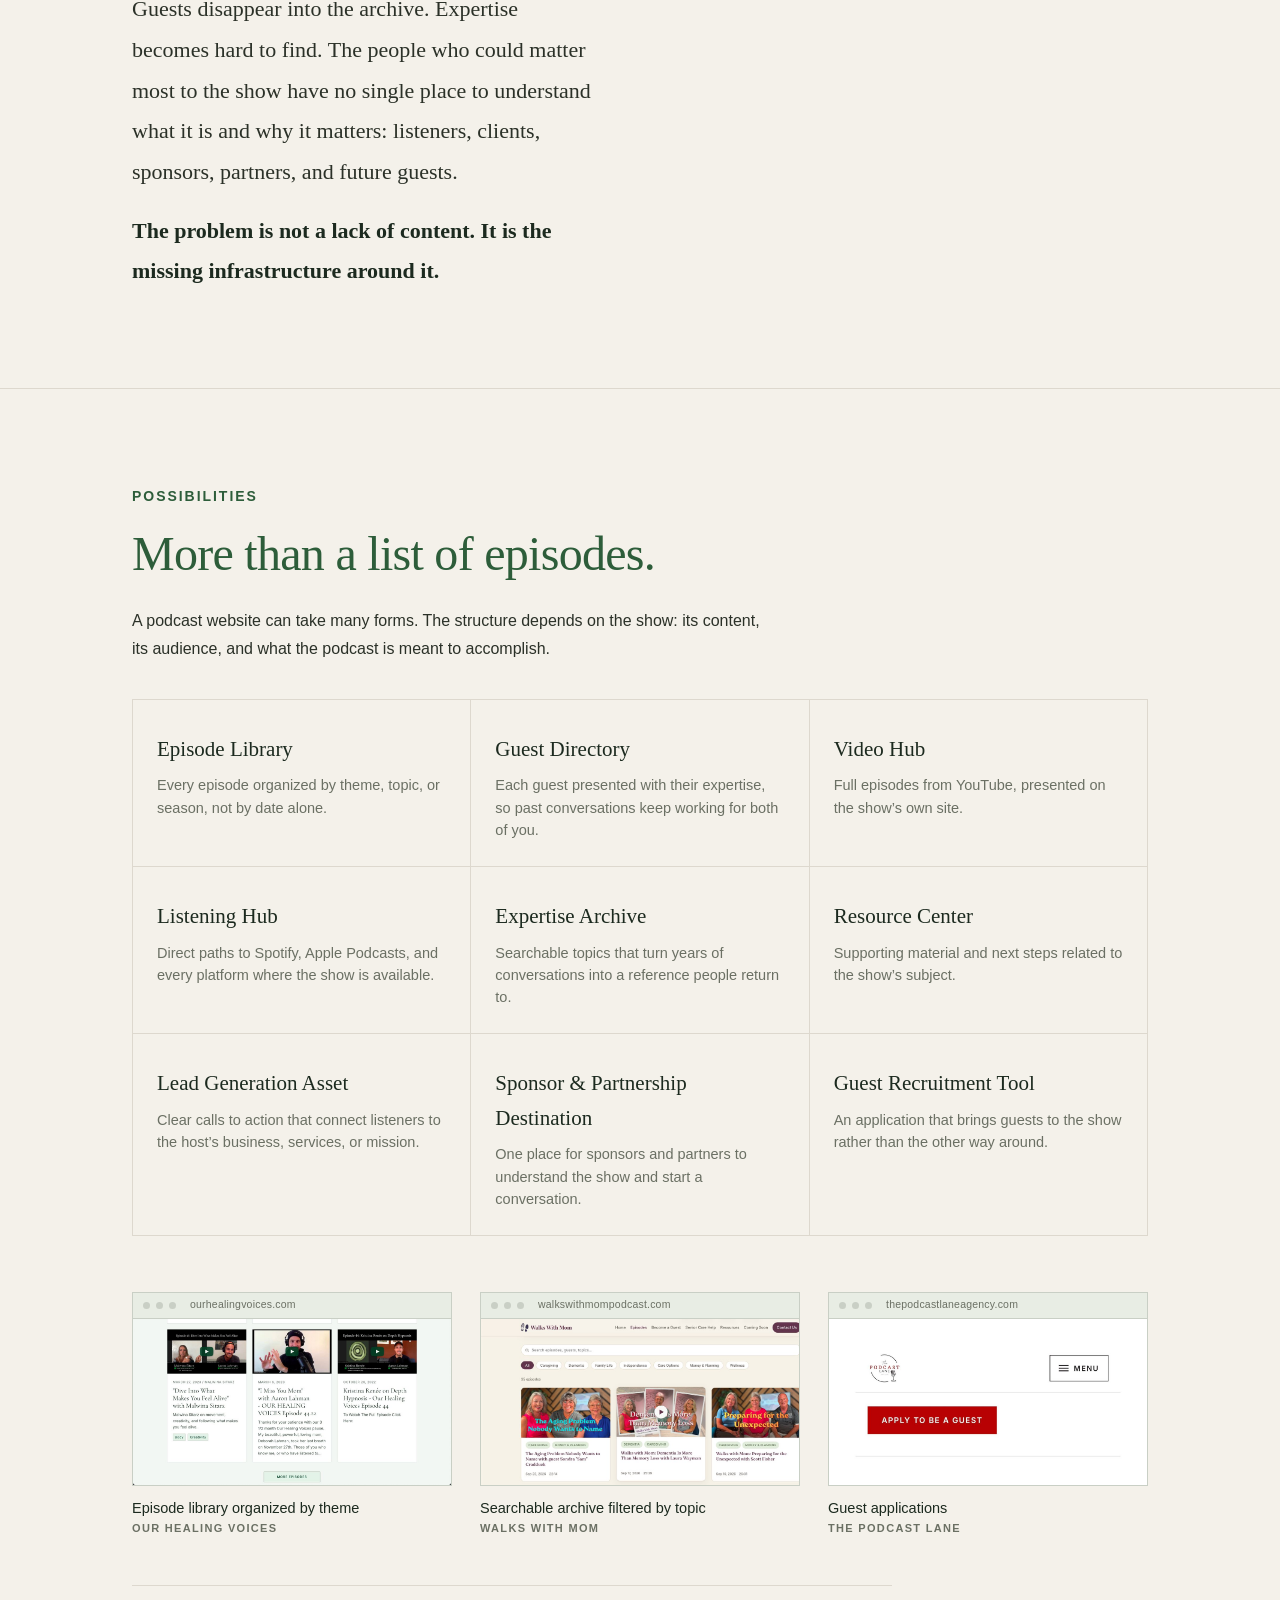
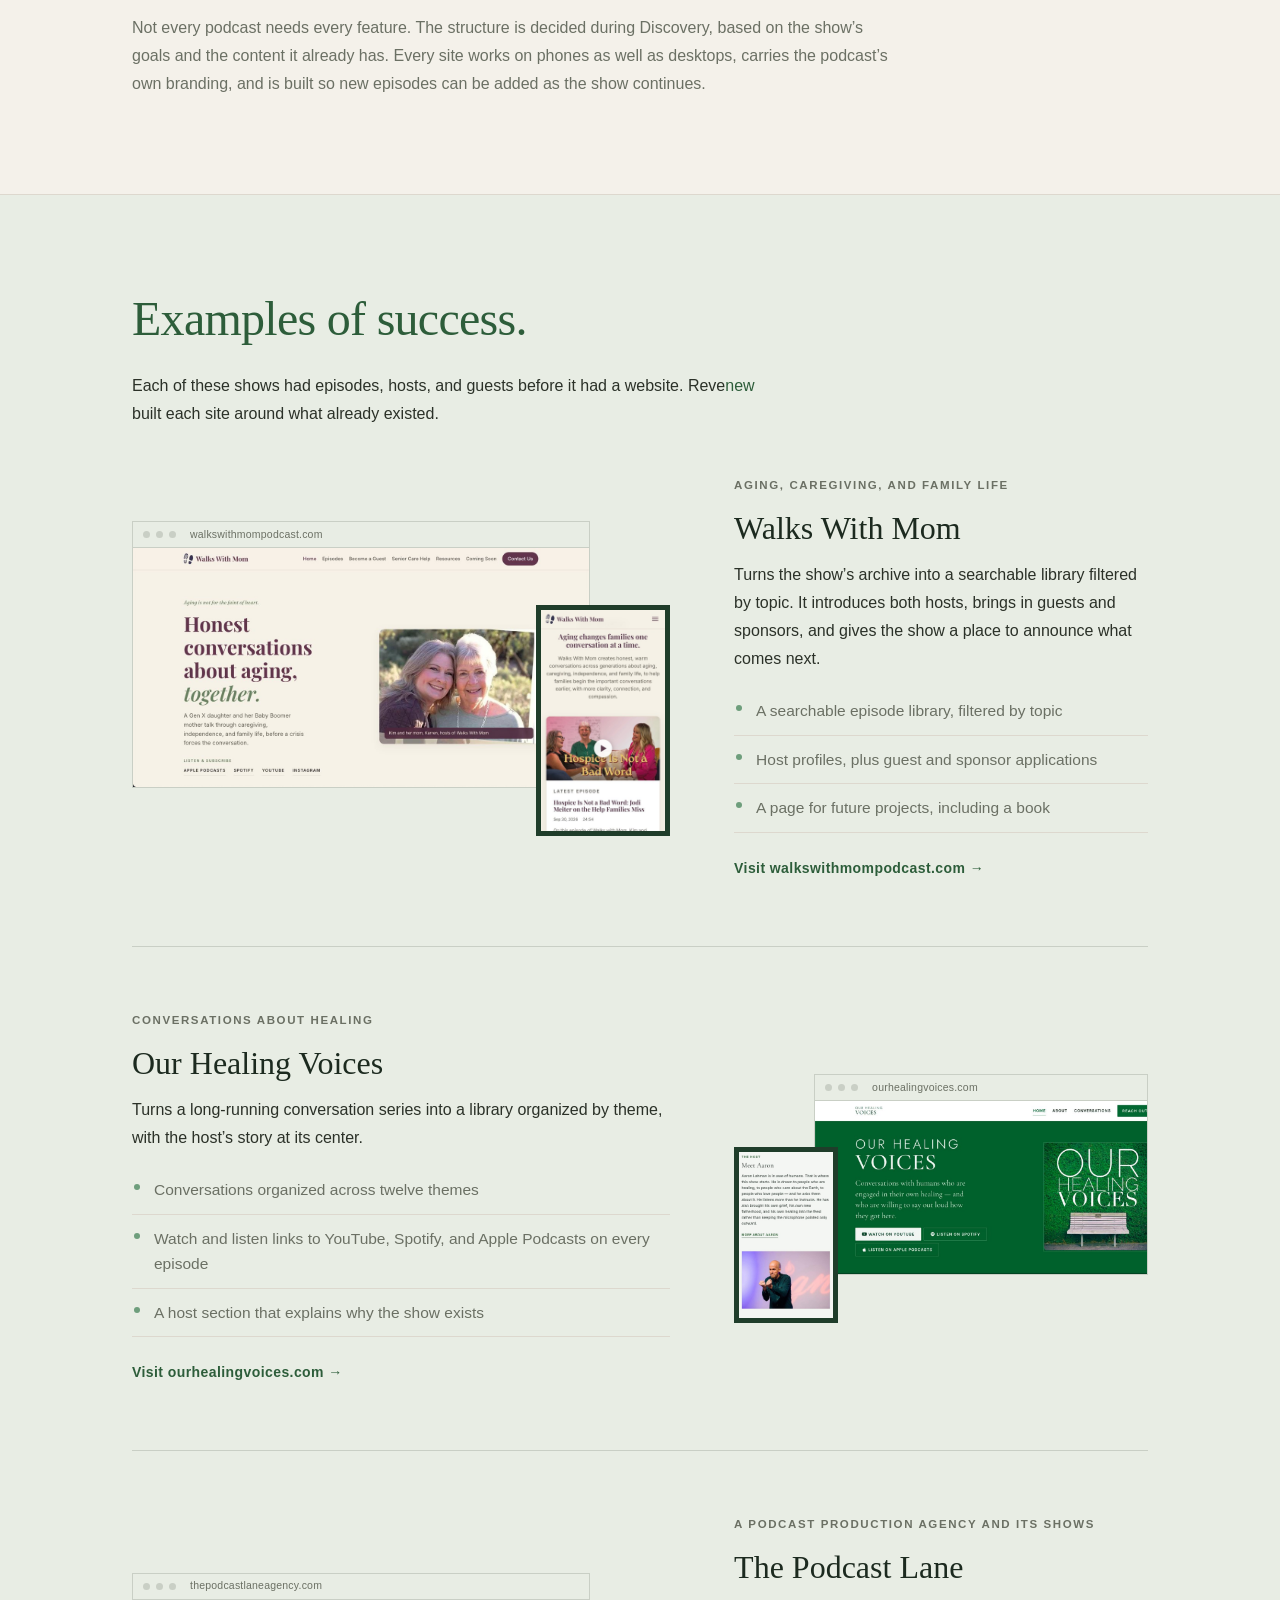
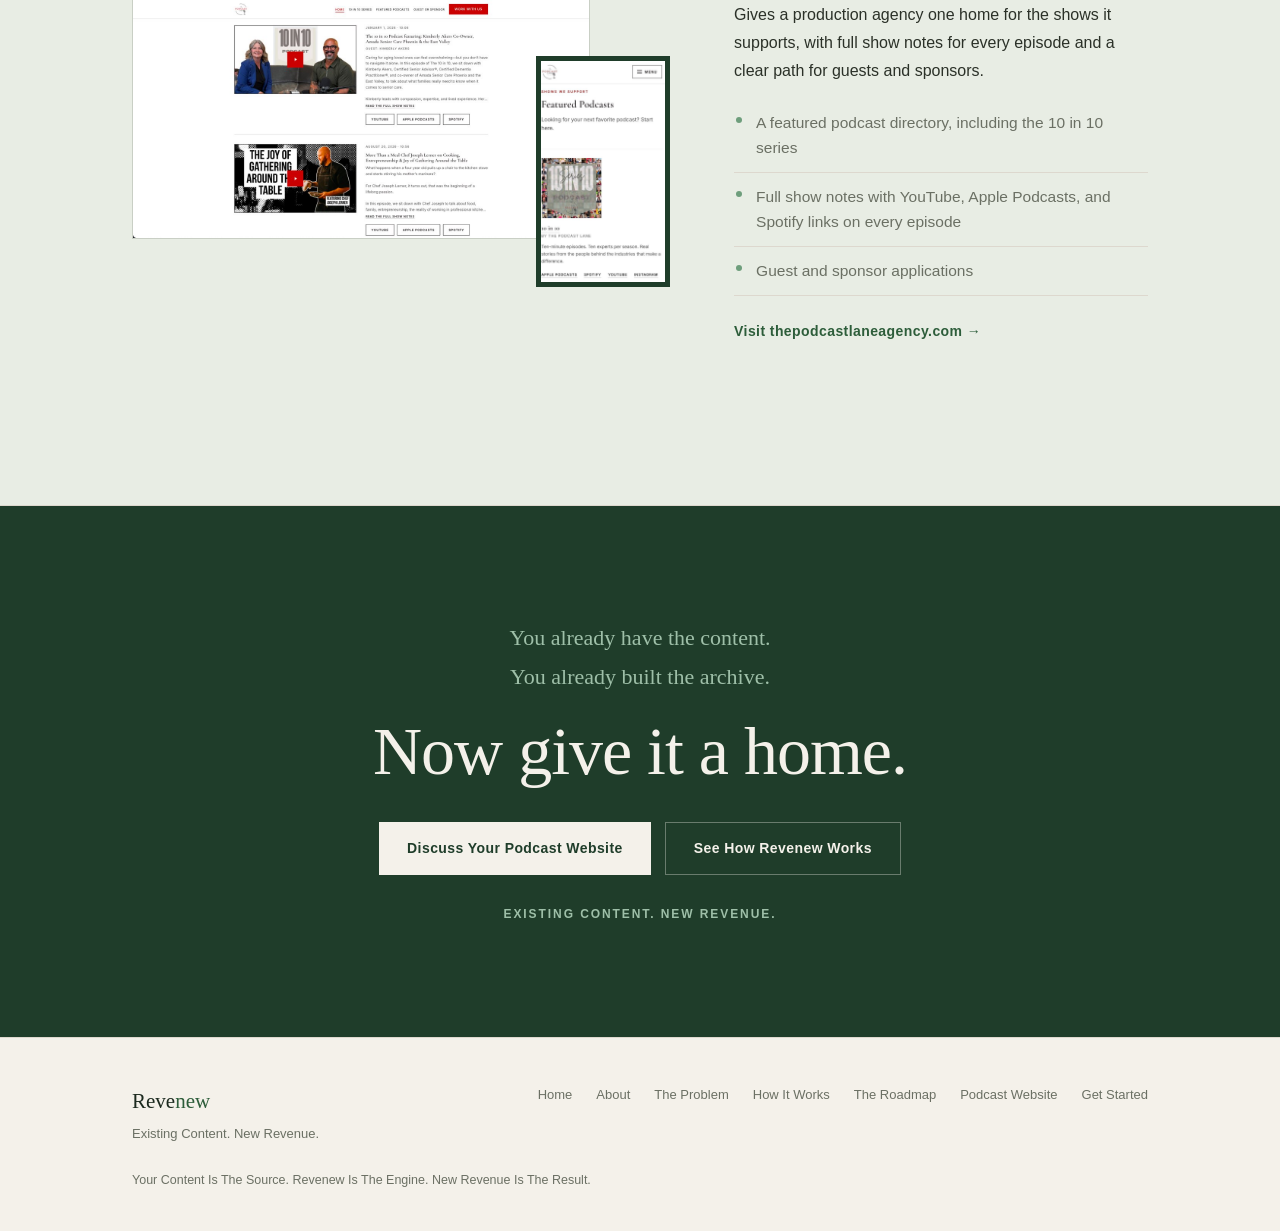
<file: podcast-website.html>
<!DOCTYPE html><html lang="en"><head>
<meta charset="utf-8">
<meta name="viewport" content="width=device-width, initial-scale=1">
<title>Podcast Website — Revenew</title>
<meta name="description" content="Your podcast has already created the content. Revenew builds a website around the episodes, guests, and expertise that already exist. Existing Content. New Revenue.">
<link rel="stylesheet" href="style.css">
</head><body>
<nav class="nav">
  <input type="checkbox" id="mtoggle" hidden>
  <div class="wrap"><div class="nav-inner">
  <a href="index.html" class="nav-logo">Reve<span class="g">new</span><span class="logo-tag">Existing Content. New Revenue.</span></a>
  <div class="nav-links"><a href="index.html" class="nav-link">Home</a><a href="about.html" class="nav-link">About</a><a href="problem.html" class="nav-link">The Problem</a><a href="how-it-works.html" class="nav-link">How It Works</a><a href="revenew-roadmap.html" class="nav-link">The Roadmap</a><a href="podcast-website.html" class="nav-link active">Podcast Website</a><a href="get-started.html" class="nav-cta">Schedule a Call</a></div>
  <label class="nav-burger" for="mtoggle" aria-label="Open menu"><span></span><span></span><span></span></label>
</div></div>
<div class="nav-mobile"><a href="index.html" class="nav-link">Home</a><a href="about.html" class="nav-link">About</a><a href="problem.html" class="nav-link">The Problem</a><a href="how-it-works.html" class="nav-link">How It Works</a><a href="revenew-roadmap.html" class="nav-link">The Roadmap</a><a href="podcast-website.html" class="nav-link active">Podcast Website</a><a href="get-started.html" class="nav-cta">Schedule a Call</a></div>
</nav>
<main>

<!-- 1. HERO -->
<section class="section-hero pw-hero"><div class="wrap">
  <div class="two-col two-col-center pw-hero-grid">
    <div>
      <div class="eyebrow">A <span class="bm"><span class="bm-r">Reve</span><span class="bm-n">new</span></span> Application</div>
      <h1 class="h1 pw-h1">Your podcast deserves its own website home.</h1>
      <p class="pw-sub">Spotify, Apple, and YouTube already distribute your message. A <span class="bm"><span class="bm-r">Reve</span><span class="bm-n">new</span></span>-built website captures its value.</p>
      <p class="lead">You&rsquo;ve already interviewed the guests, invested in production value, and created hours of valuable content.</p>
      <p class="lead">Now, let <span class="bm"><span class="bm-r">Reve</span><span class="bm-n">new</span></span> build a custom branded website from what already exists.</p>
      <div class="btn-row">
        <a class="btn btn-primary" href="get-started.html?from=podcast-website#discovery-form">Discuss Your Podcast Website</a>
        <a class="btn btn-ghost" href="#the-work">See Examples</a>
      </div>
    </div>
    <div>
      <div class="pw-stack" role="img" aria-label="Three podcast websites built by Revenew: The Podcast Lane, Our Healing Voices, and Walks With Mom">
        <div class="frame s1"><div class="frame-bar"><i></i><i></i><i></i><span class="frame-url">thepodcastlaneagency.com</span></div><img src="images/podcast/pl-episodes.jpg" alt="" width="1200" height="628"></div>
        <div class="frame s2"><div class="frame-bar"><i></i><i></i><i></i><span class="frame-url">ourhealingvoices.com</span></div><img src="images/podcast/ohv-home.jpg" alt="" width="1200" height="552"></div>
        <div class="frame s3"><div class="frame-bar"><i></i><i></i><i></i><span class="frame-url">walkswithmompodcast.com</span></div><img src="images/podcast/wwm-home.jpg" alt="" width="1200" height="628"></div>
      </div>
    </div>
  </div>
</div></section>

<div class="formula-band"><div class="wrap"><div class="formula-inner">
  <div class="formula-item"><div class="formula-word">Your Podcast</div><div class="formula-desc">The Source</div></div>
  <div class="formula-arrow">&#8594;</div>
  <div class="formula-item"><div class="formula-word"><span class="bm"><span class="bm-r">Reve</span><span class="bm-n">new</span></span></div><div class="formula-desc">The Engine</div></div>
  <div class="formula-arrow">&#8594;</div>
  <div class="formula-item"><div class="formula-word green">Your Website</div><div class="formula-desc">The Asset</div></div>
</div></div></div>

<!-- 2. THE PROBLEM -->
<section class="section"><div class="wrap">
  <div class="two-col">
    <div>
      <div class="eyebrow">The Problem</div>
      <h2 class="h2">The content exists. The structure around it does not.</h2>
      <div class="staccato">
        <p style="margin-top:0;">A podcast can hold dozens or hundreds of valuable conversations. Most of that value lives on platforms the show does not control.</p>
        <p>On YouTube, Spotify, and Apple Podcasts, episodes become a feed. The newest one is visible. Everything else slips further down the list.</p>
        <p>Guests disappear into the archive. Expertise becomes hard to find. The people who could matter most to the show have no single place to understand what it is and why it matters: listeners, clients, sponsors, partners, and future guests.</p>
        <p><strong>The problem is not a lack of content. It is the missing infrastructure around it.</strong></p>
      </div>
    </div>
    <div>
      <div class="minilabel">Where Most Podcasts Stand</div>
      <ul class="rows">
        <li>No dedicated website</li>
        <li>A podcast page buried inside another site</li>
        <li>Reliance on YouTube, Spotify, or Apple alone</li>
        <li>An archive too large to browse</li>
        <li>Guests and expertise that are not being put to use</li>
        <li>A show disconnected from the business or mission behind it</li>
      </ul>
    </div>
  </div>
</div></section>

<!-- 3. WHAT YOUR PODCAST WEBSITE CAN BECOME -->
<section class="section"><div class="wrap">
  <div class="eyebrow">Possibilities</div>
  <h2 class="h2">More than a list of episodes.</h2>
  <p class="body-text pw-intro">A podcast website can take many forms. The structure depends on the show: its content, its audience, and what the podcast is meant to accomplish.</p>
  <div class="card-grid three">
    <div class="card-cell"><div class="ct">Episode Library</div><div class="cb">Every episode organized by theme, topic, or season, not by date alone.</div></div>
    <div class="card-cell"><div class="ct">Guest Directory</div><div class="cb">Each guest presented with their expertise, so past conversations keep working for both of you.</div></div>
    <div class="card-cell"><div class="ct">Video Hub</div><div class="cb">Full episodes from YouTube, presented on the show&rsquo;s own site.</div></div>
    <div class="card-cell"><div class="ct">Listening Hub</div><div class="cb">Direct paths to Spotify, Apple Podcasts, and every platform where the show is available.</div></div>
    <div class="card-cell"><div class="ct">Expertise Archive</div><div class="cb">Searchable topics that turn years of conversations into a reference people return to.</div></div>
    <div class="card-cell"><div class="ct">Resource Center</div><div class="cb">Supporting material and next steps related to the show&rsquo;s subject.</div></div>
    <div class="card-cell"><div class="ct">Lead Generation Asset</div><div class="cb">Clear calls to action that connect listeners to the host&rsquo;s business, services, or mission.</div></div>
    <div class="card-cell"><div class="ct">Sponsor &amp; Partnership Destination</div><div class="cb">One place for sponsors and partners to understand the show and start a conversation.</div></div>
    <div class="card-cell"><div class="ct">Guest Recruitment Tool</div><div class="cb">An application that brings guests to the show rather than the other way around.</div></div>
  </div>

  <div class="proof">
    <figure>
      <div class="frame"><div class="frame-bar"><i></i><i></i><i></i><span class="frame-url">ourhealingvoices.com</span></div><img src="images/podcast/ohv-library.jpg" alt="Our Healing Voices episode grid, with each conversation tagged by theme" width="1200" height="628" loading="lazy"></div>
      <figcaption><span class="pc-t">Episode library organized by theme</span><span class="pc-s">Our Healing Voices</span></figcaption>
    </figure>
    <figure>
      <div class="frame"><div class="frame-bar"><i></i><i></i><i></i><span class="frame-url">walkswithmompodcast.com</span></div><img src="images/podcast/wwm-library.jpg" alt="Walks With Mom episode library with a search bar and topic filters" width="1200" height="555" loading="lazy"></div>
      <figcaption><span class="pc-t">Searchable archive filtered by topic</span><span class="pc-s">Walks With Mom</span></figcaption>
    </figure>
    <figure>
      <div class="frame"><div class="frame-bar"><i></i><i></i><i></i><span class="frame-url">thepodcastlaneagency.com</span></div><img src="images/podcast/pl-guest.jpg" alt="The Podcast Lane, showing its Apply to Be a Guest button" width="1200" height="628" loading="lazy"></div>
      <figcaption><span class="pc-t">Guest applications</span><span class="pc-s">The Podcast Lane</span></figcaption>
    </figure>
  </div>

  <p class="pw-note">Not every podcast needs every feature. The structure is decided during Discovery, based on the show&rsquo;s goals and the content it already has. Every site works on phones as well as desktops, carries the podcast&rsquo;s own branding, and is built so new episodes can be added as the show continues.</p>
</div></section>

<!-- 4. EXAMPLES OF SUCCESS -->
<section class="section-panel" id="the-work"><div class="wrap">
  <h2 class="h2">Examples of success.</h2>
  <p class="body-text">Each of these shows had episodes, hosts, and guests before it had a website. <span class="bm"><span class="bm-r">Reve</span><span class="bm-n">new</span></span> built each site around what already existed.</p>

  <div class="cases">
    <article class="case">
      <div class="case-media">
        <div class="frame"><div class="frame-bar"><i></i><i></i><i></i><span class="frame-url">walkswithmompodcast.com</span></div><img src="images/podcast/wwm-home.jpg" alt="Walks With Mom home page on desktop, introducing hosts Kim and Karren" width="1200" height="628" loading="lazy"></div>
        <div class="phone"><img src="images/podcast/wwm-latest-phone.jpg" alt="Walks With Mom on a phone, showing the latest episode" width="540" height="960" loading="lazy"></div>
      </div>
      <div>
        <div class="minilabel">Aging, caregiving, and family life</div>
        <h3 class="case-name">Walks With Mom</h3>
        <p class="case-desc">Turns the show&rsquo;s archive into a searchable library filtered by topic. It introduces both hosts, brings in guests and sponsors, and gives the show a place to announce what comes next.</p>
        <ul class="rows">
          <li>A searchable episode library, filtered by topic</li>
          <li>Host profiles, plus guest and sponsor applications</li>
          <li>A page for future projects, including a book</li>
        </ul>
        <a class="case-link" href="https://walkswithmompodcast.com/" target="_blank" rel="noopener">Visit walkswithmompodcast.com &#8594;</a>
      </div>
    </article>

    <article class="case flip">
      <div class="case-media">
        <div class="frame"><div class="frame-bar"><i></i><i></i><i></i><span class="frame-url">ourhealingvoices.com</span></div><img src="images/podcast/ohv-home.jpg" alt="Our Healing Voices home page on desktop, with YouTube, Spotify, and Apple Podcasts buttons" width="1200" height="552" loading="lazy"></div>
        <div class="phone"><img src="images/podcast/ohv-host-phone.jpg" alt="Our Healing Voices on a phone, showing the Meet Aaron host section" width="540" height="894" loading="lazy"></div>
      </div>
      <div>
        <div class="minilabel">Conversations about healing</div>
        <h3 class="case-name">Our Healing Voices</h3>
        <p class="case-desc">Turns a long-running conversation series into a library organized by theme, with the host&rsquo;s story at its center.</p>
        <ul class="rows">
          <li>Conversations organized across twelve themes</li>
          <li>Watch and listen links to YouTube, Spotify, and Apple Podcasts on every episode</li>
          <li>A host section that explains why the show exists</li>
        </ul>
        <a class="case-link" href="https://ourhealingvoices.com/" target="_blank" rel="noopener">Visit ourhealingvoices.com &#8594;</a>
      </div>
    </article>

    <article class="case">
      <div class="case-media">
        <div class="frame"><div class="frame-bar"><i></i><i></i><i></i><span class="frame-url">thepodcastlaneagency.com</span></div><img src="images/podcast/pl-episodes.jpg" alt="The Podcast Lane episode list on desktop, with show notes and platform links for each episode" width="1200" height="628" loading="lazy"></div>
        <div class="phone"><img src="images/podcast/pl-featured-phone.jpg" alt="The Podcast Lane on a phone, showing the Featured Podcasts page and the 10 in 10 series" width="540" height="911" loading="lazy"></div>
      </div>
      <div>
        <div class="minilabel">A podcast production agency and its shows</div>
        <h3 class="case-name">The Podcast Lane</h3>
        <p class="case-desc">Gives a production agency one home for the shows it supports, with full show notes for every episode and a clear path for guests and sponsors.</p>
        <ul class="rows">
          <li>A featured podcast directory, including the 10 in 10 series</li>
          <li>Full show notes with YouTube, Apple Podcasts, and Spotify links on every episode</li>
          <li>Guest and sponsor applications</li>
        </ul>
        <a class="case-link" href="https://thepodcastlaneagency.com/" target="_blank" rel="noopener">Visit thepodcastlaneagency.com &#8594;</a>
      </div>
    </article>
  </div>
</div></section>

<!-- 5. CLOSING CALL TO ACTION -->
<section class="section-dark pw-close"><div class="wrap" style="text-align:center;">
  <div class="pw-close-lines">
    You already have the content.<br>
    You already built the archive.
  </div>
  <h2 class="h2">Now give it a home.</h2>
  <div style="display:flex;gap:14px;justify-content:center;flex-wrap:wrap;">
    <a class="btn btn-light" href="get-started.html?from=podcast-website#discovery-form">Discuss Your Podcast Website</a>
    <a class="btn btn-ghost-light" href="how-it-works.html">See How Revenew Works</a>
  </div>
  <div class="tagline">Existing Content. New Revenue.</div>
</div></section>
</main>
<footer class="footer"><div class="wrap"><div class="footer-inner">
  <div>
    <div class="fmark">Reve<span class="g">new</span></div>
    <div class="ftag">Existing Content. New Revenue.</div>
  </div>
  <nav class="fnav"><a href="index.html">Home</a><a href="about.html">About</a><a href="problem.html">The Problem</a><a href="how-it-works.html">How It Works</a><a href="revenew-roadmap.html">The Roadmap</a><a href="podcast-website.html">Podcast Website</a><a href="get-started.html">Get Started</a></nav>
</div>
<div class="fcopy">Your Content Is The Source. Revenew Is The Engine. New Revenue Is The Result.</div>
</div></footer>
</body></html>
</file>
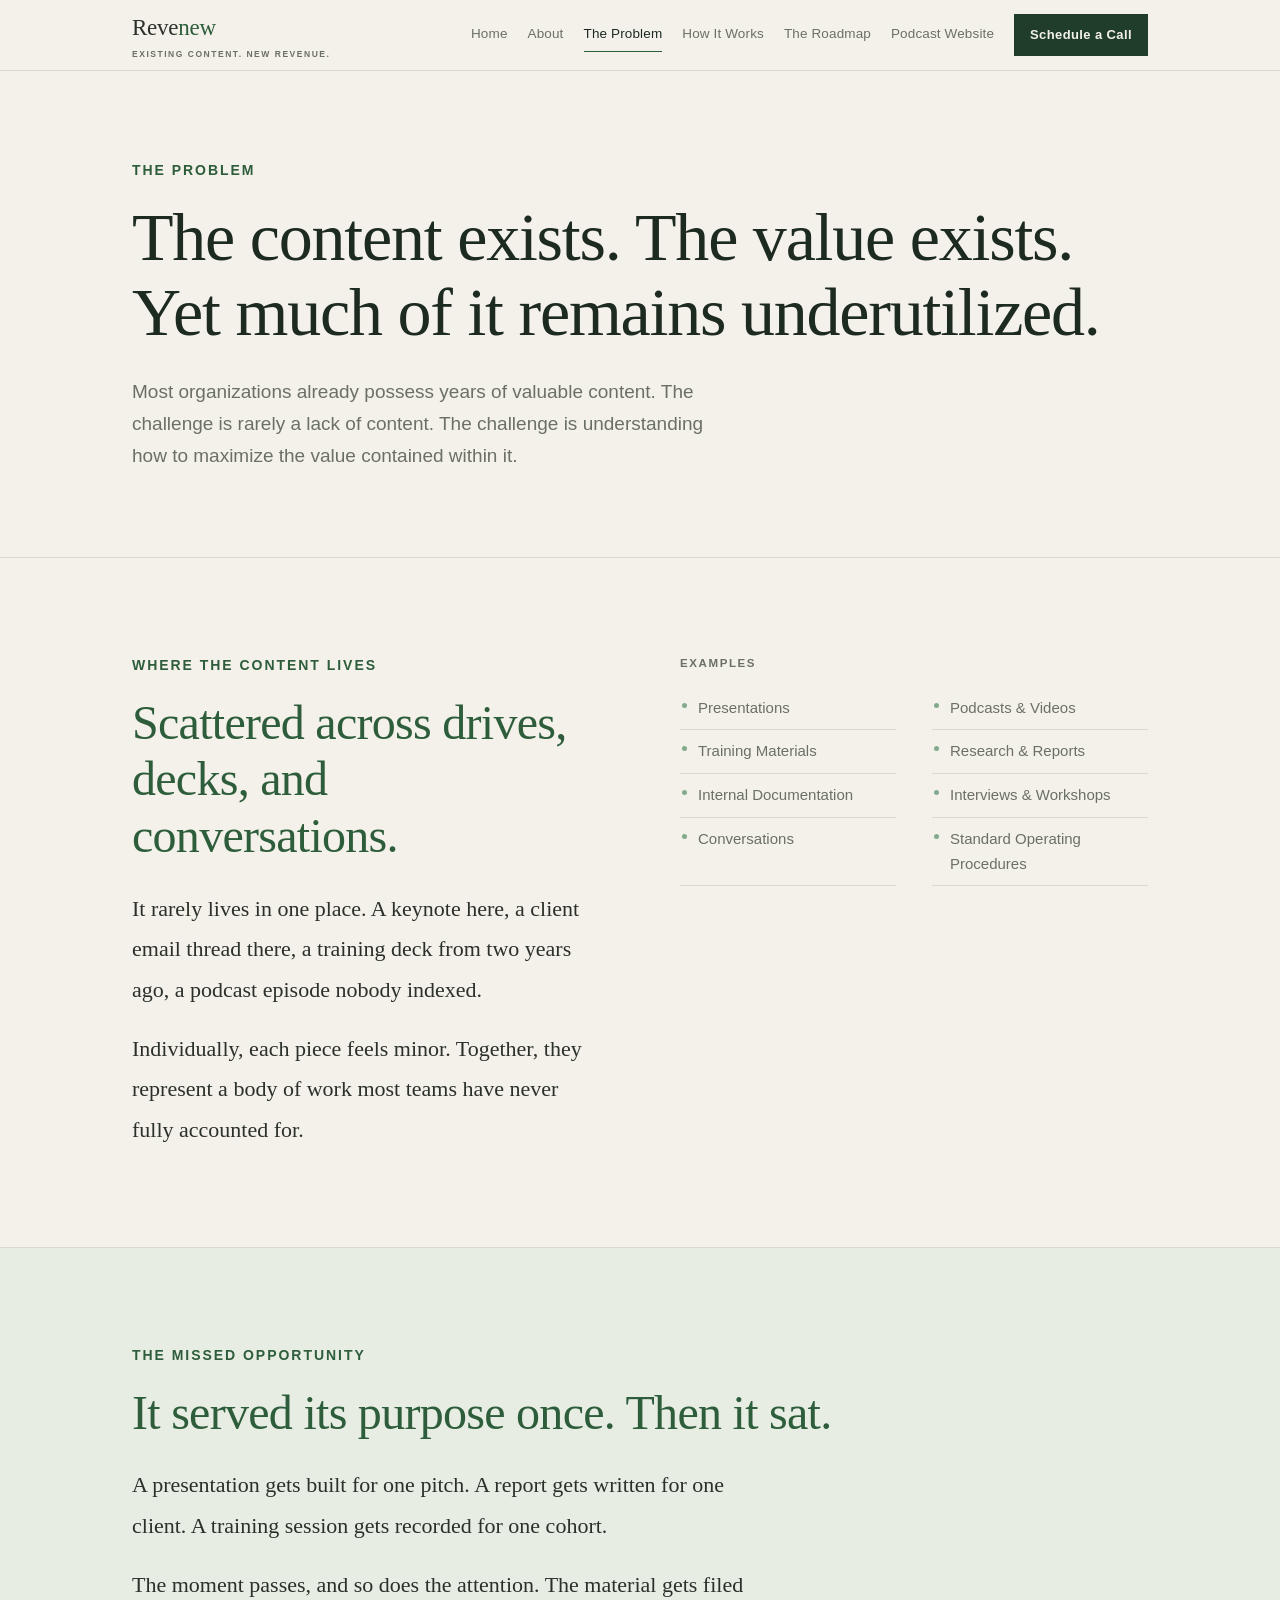
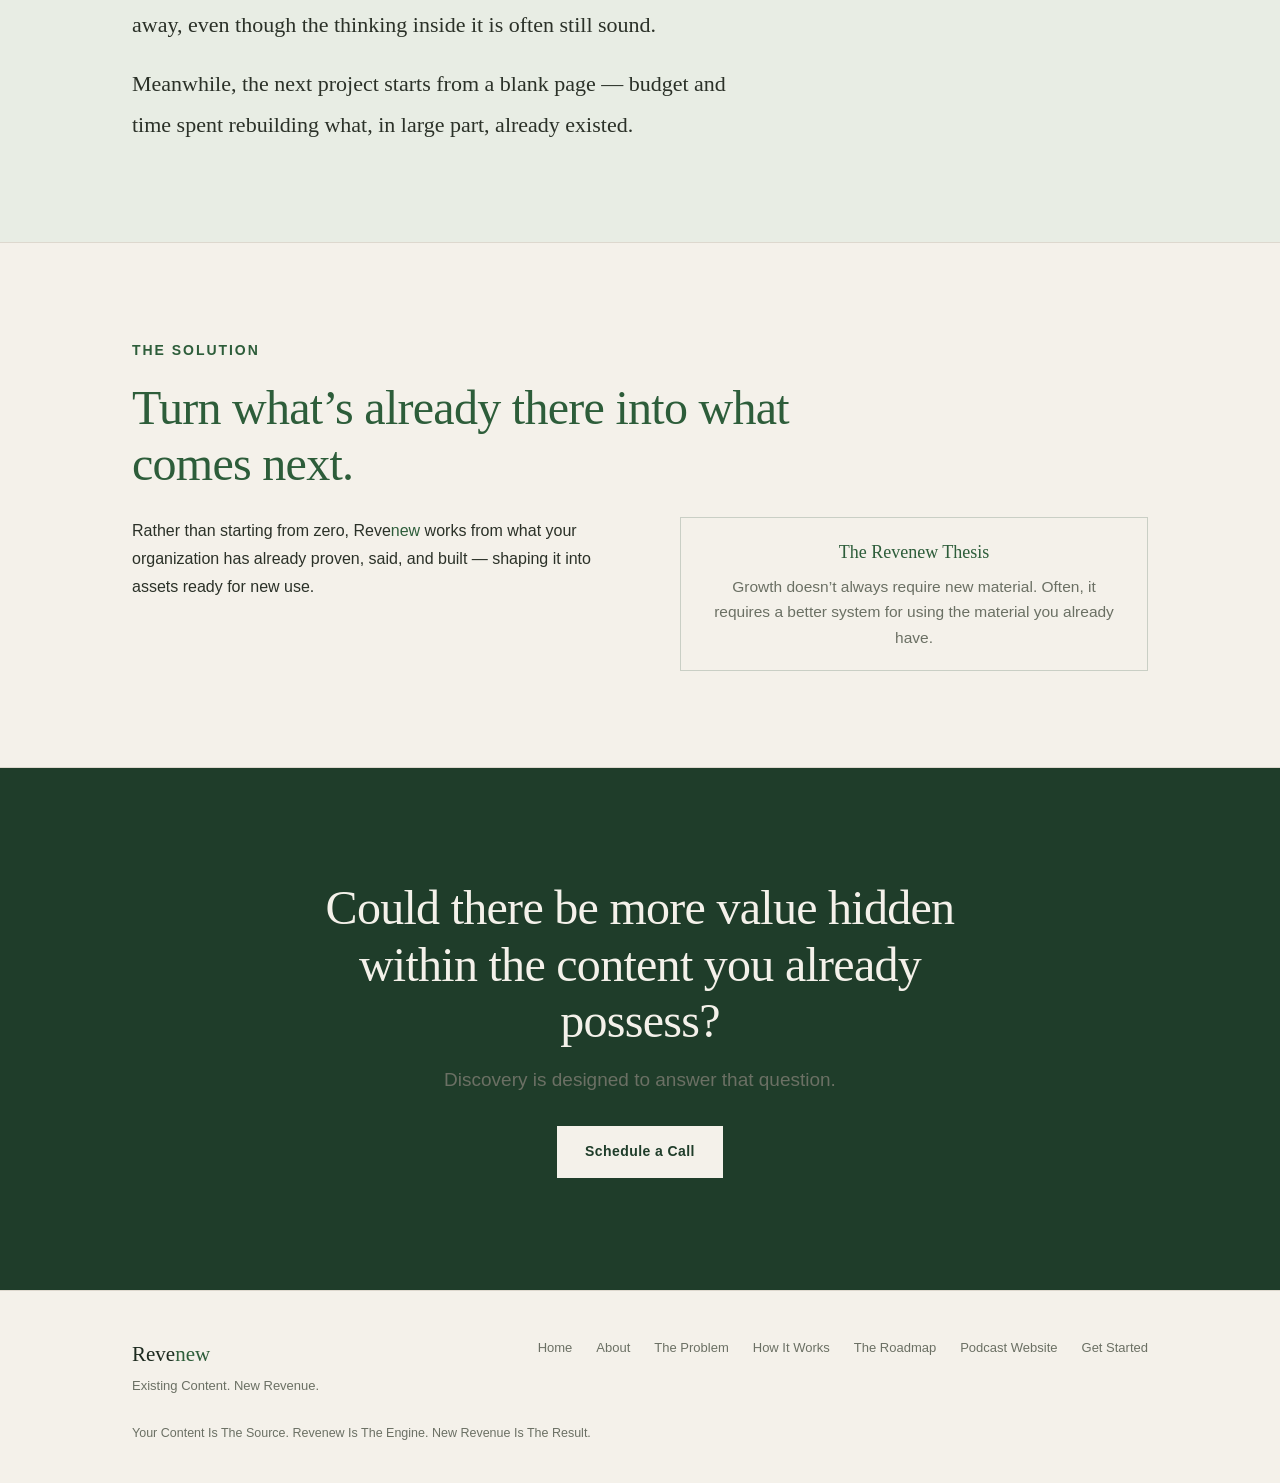
<file: problem.html>
<!DOCTYPE html><html lang="en"><head>
<meta charset="utf-8">
<meta name="viewport" content="width=device-width, initial-scale=1">
<title>The Problem — Revenew</title>
<meta name="description" content="Revenew transforms existing content into focused assets and new revenue opportunities. Existing Content. New Revenue.">
<link rel="stylesheet" href="style.css">
</head><body>
<nav class="nav">
  <input type="checkbox" id="mtoggle" hidden>
  <div class="wrap"><div class="nav-inner">
  <a href="index.html" class="nav-logo">Reve<span class="g">new</span><span class="logo-tag">Existing Content. New Revenue.</span></a>
  <div class="nav-links"><a href="index.html" class="nav-link">Home</a><a href="about.html" class="nav-link">About</a><a href="problem.html" class="nav-link active">The Problem</a><a href="how-it-works.html" class="nav-link">How It Works</a><a href="revenew-roadmap.html" class="nav-link">The Roadmap</a><a href="podcast-website.html" class="nav-link">Podcast Website</a><a href="get-started.html" class="nav-cta">Schedule a Call</a></div>
  <label class="nav-burger" for="mtoggle" aria-label="Open menu"><span></span><span></span><span></span></label>
</div></div>
<div class="nav-mobile"><a href="index.html" class="nav-link">Home</a><a href="about.html" class="nav-link">About</a><a href="problem.html" class="nav-link active">The Problem</a><a href="how-it-works.html" class="nav-link">How It Works</a><a href="revenew-roadmap.html" class="nav-link">The Roadmap</a><a href="podcast-website.html" class="nav-link">Podcast Website</a><a href="get-started.html" class="nav-cta">Schedule a Call</a></div>
</nav>
<main>
<section class="section-hero"><div class="wrap">
  <div class="eyebrow">The Problem</div>
  <h1 class="h1">The content exists. The value exists. Yet much of it remains underutilized.</h1>
  <p class="lead" style="margin-top:26px;">Most organizations already possess years of valuable content. The challenge is rarely a lack of content. The challenge is understanding how to maximize the value contained within it.</p>
</div></section>

<section class="section"><div class="wrap">
  <div class="two-col">
    <div>
      <div class="eyebrow">Where The Content Lives</div>
      <h2 class="h2">Scattered across drives, decks, and conversations.</h2>
      <div class="staccato">
        <p style="margin-top:0;">It rarely lives in one place. A keynote here, a client email thread there, a training deck from two years ago, a podcast episode nobody indexed.</p>
        <p>Individually, each piece feels minor. Together, they represent a body of work most teams have never fully accounted for.</p>
      </div>
    </div>
    <div>
      <div class="minilabel">Examples</div>
      <div class="chips"><div class="c">Presentations</div><div class="c">Podcasts &amp; Videos</div><div class="c">Training Materials</div><div class="c">Research &amp; Reports</div><div class="c">Internal Documentation</div><div class="c">Interviews &amp; Workshops</div><div class="c">Conversations</div><div class="c">Standard Operating Procedures</div></div>
    </div>
  </div>
</div></section>

<section class="section-panel"><div class="wrap">
  <div class="eyebrow">The Missed Opportunity</div>
  <h2 class="h2" style="max-width:820px;">It served its purpose once. Then it sat.</h2>
  <div class="staccato" style="margin-top:24px;">
    <p style="margin-top:0;">A presentation gets built for one pitch. A report gets written for one client. A training session gets recorded for one cohort.</p>
    <p>The moment passes, and so does the attention. The material gets filed away, even though the thinking inside it is often still sound.</p>
    <p>Meanwhile, the next project starts from a blank page &#8212; budget and time spent rebuilding what, in large part, already existed.</p>
  </div>
</div></section>

<section class="section"><div class="wrap">
  <div class="eyebrow">The Solution</div>
  <h2 class="h2" style="max-width:680px;">Turn what&rsquo;s already there into what comes next.</h2>
  <div class="two-col" style="margin-top:8px;">
    <div>
      <p class="body-text">Rather than starting from zero, <span class="bm"><span class="bm-r">Reve</span><span class="bm-n">new</span></span> works from what your organization has already proven, said, and built &#8212; shaping it into assets ready for new use.</p>
    </div>
    <div>
      <div class="notebox"><div class="nh">The Revenew Thesis</div><p>Growth doesn&rsquo;t always require new material. Often, it requires a better system for using the material you already have.</p></div>
    </div>
  </div>
</div></section>

<section class="section-dark"><div class="wrap" style="text-align:center;">
  <h2 class="h2" style="color:var(--bg);max-width:720px;margin:0 auto 14px;">Could there be more value hidden within the content you already possess?</h2>
  <p class="lead" style="color:var(--faint);margin:0 auto 30px;">Discovery is designed to answer that question.</p>
  <a class="btn btn-light" href="get-started.html">Schedule a Call</a>
</div></section>
</main>
<footer class="footer"><div class="wrap"><div class="footer-inner">
  <div>
    <div class="fmark">Reve<span class="g">new</span></div>
    <div class="ftag">Existing Content. New Revenue.</div>
  </div>
  <nav class="fnav"><a href="index.html">Home</a><a href="about.html">About</a><a href="problem.html">The Problem</a><a href="how-it-works.html">How It Works</a><a href="revenew-roadmap.html">The Roadmap</a><a href="podcast-website.html">Podcast Website</a><a href="get-started.html">Get Started</a></nav>
</div>
<div class="fcopy">Your Content Is The Source. Revenew Is The Engine. New Revenue Is The Result.</div>
</div></footer>
</body></html>
</file>
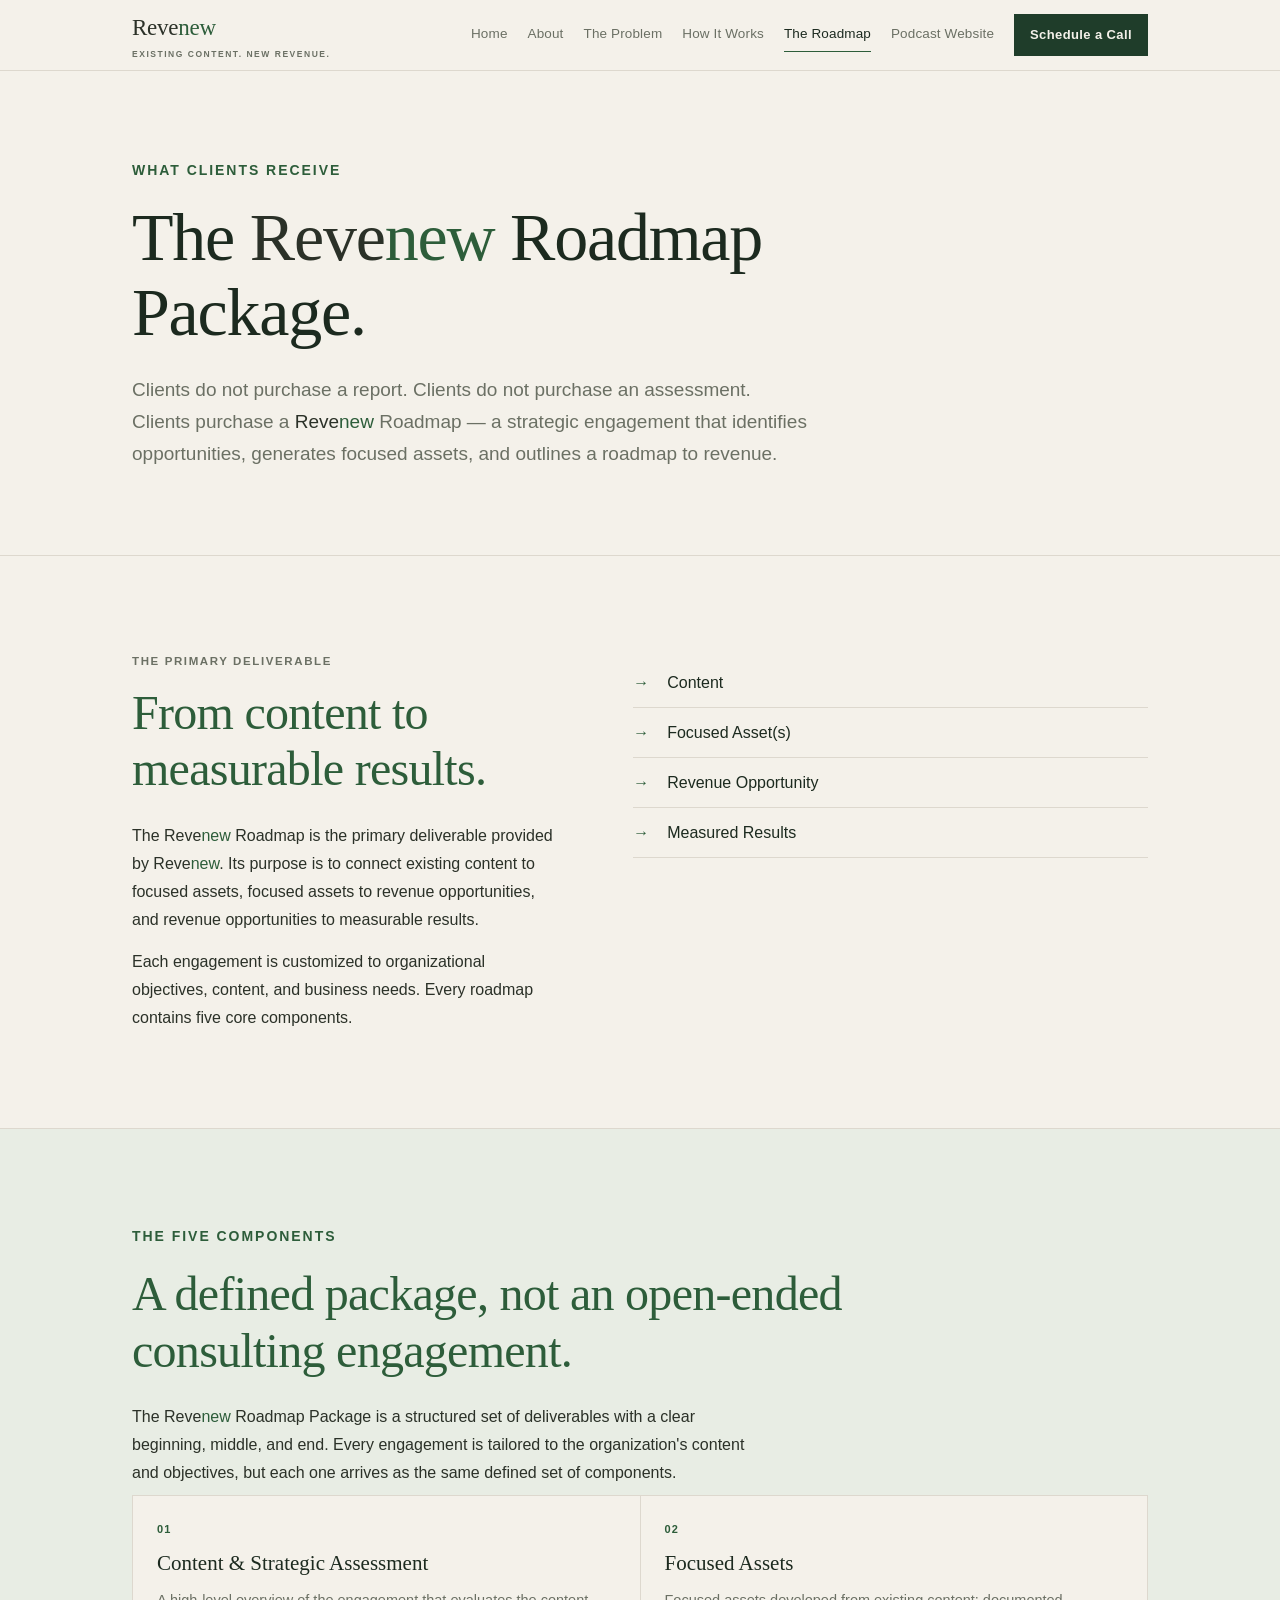
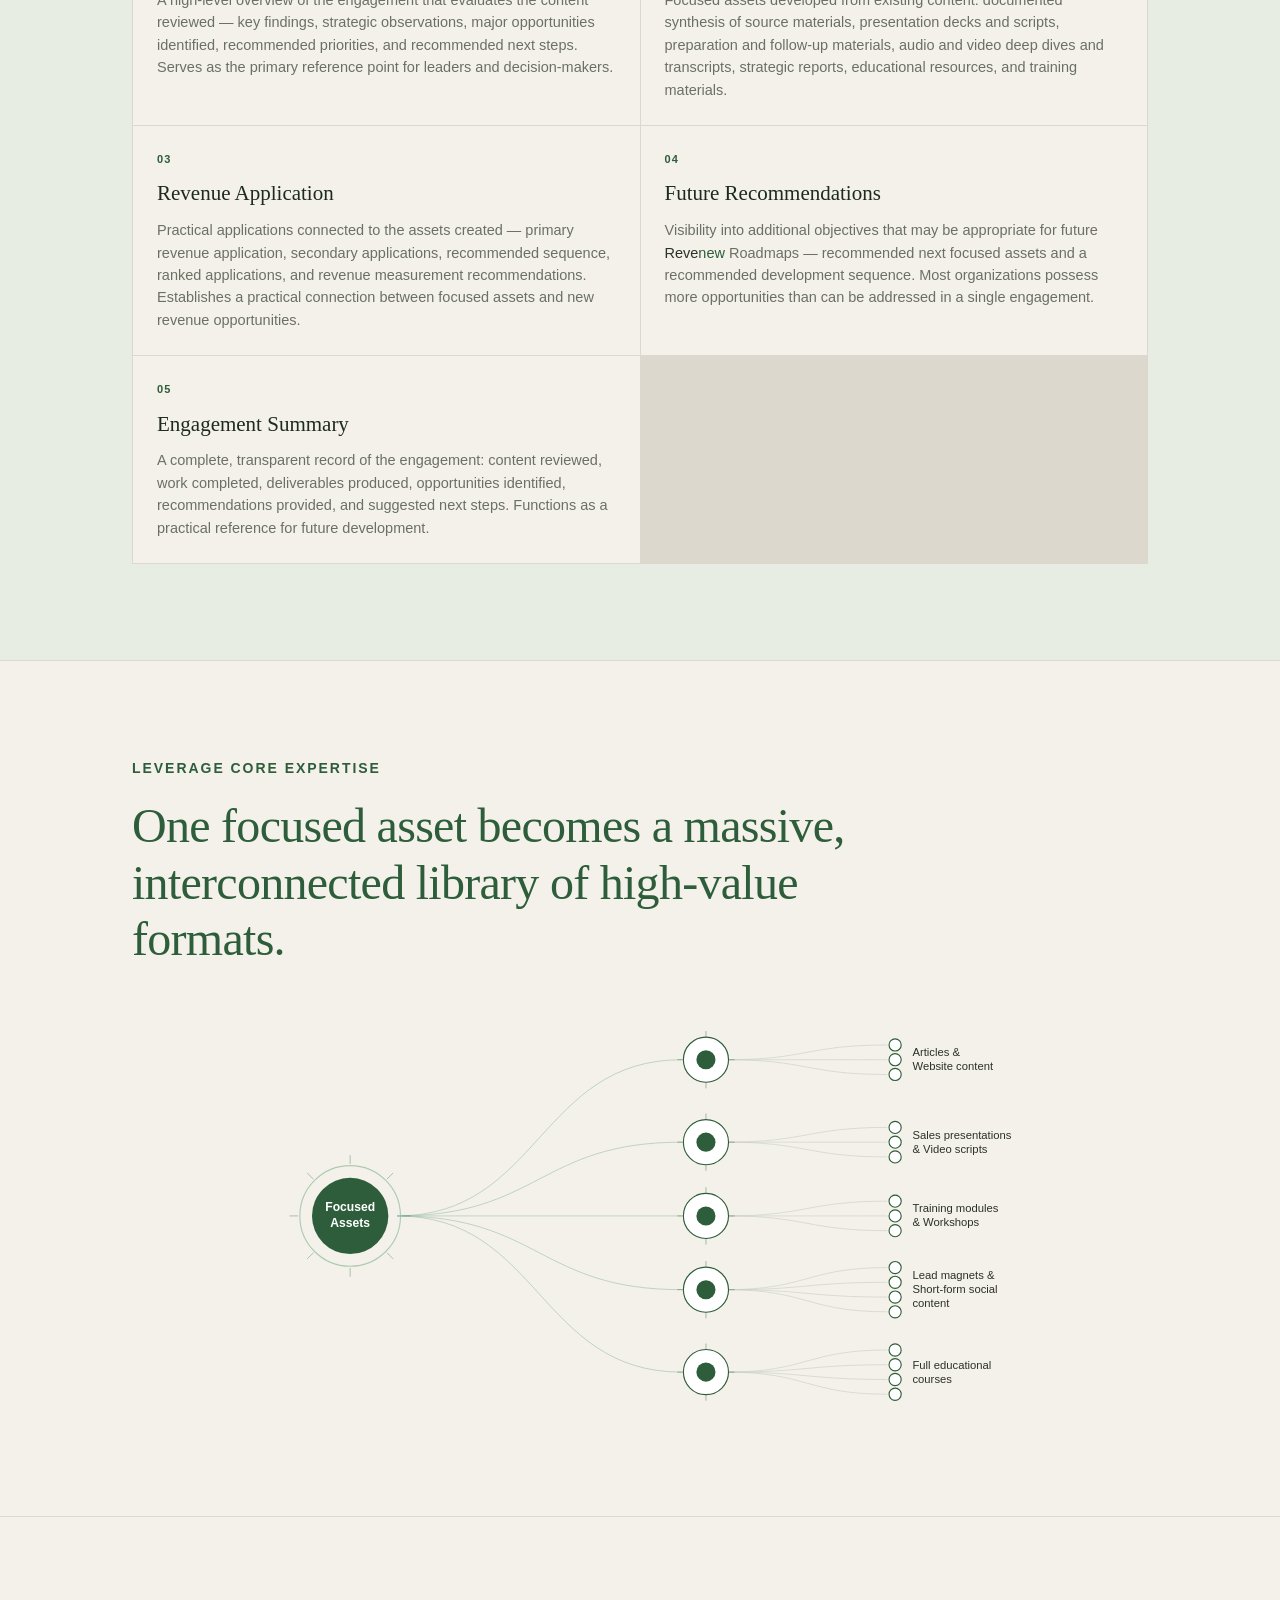
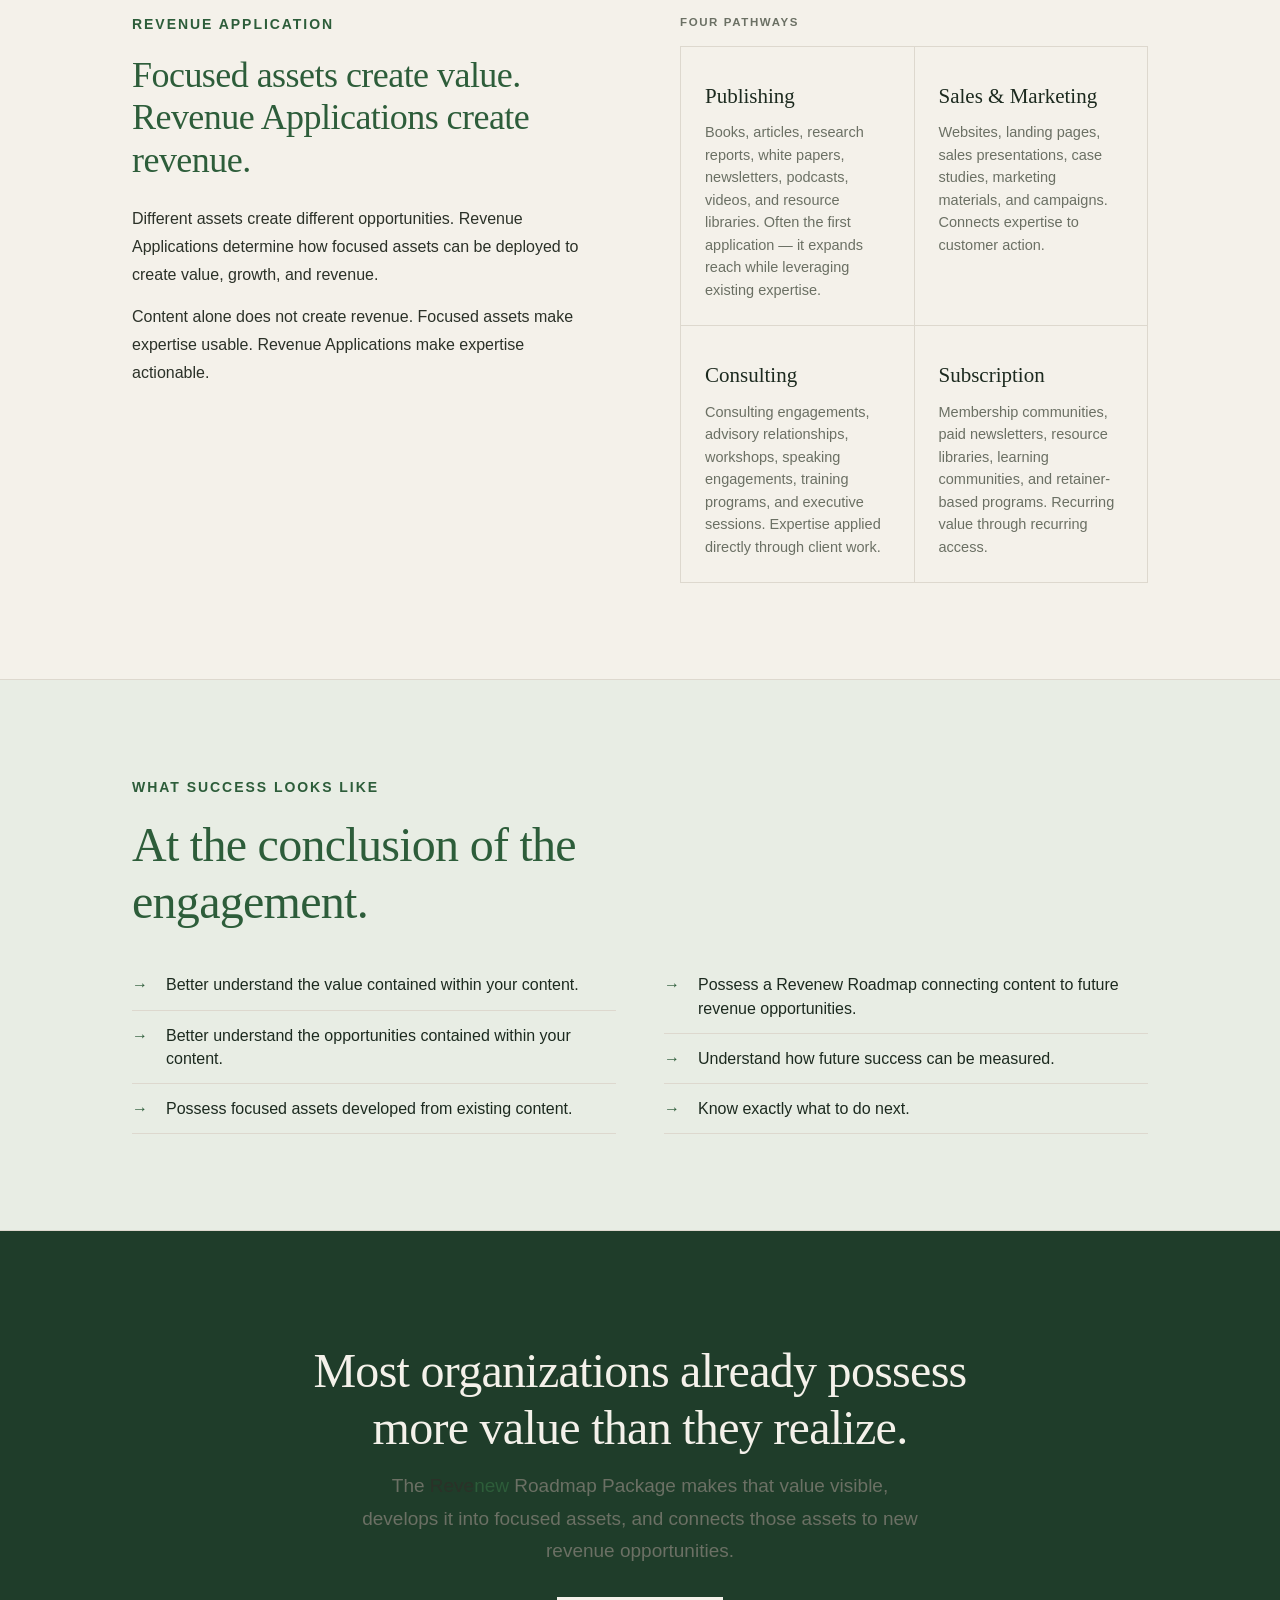
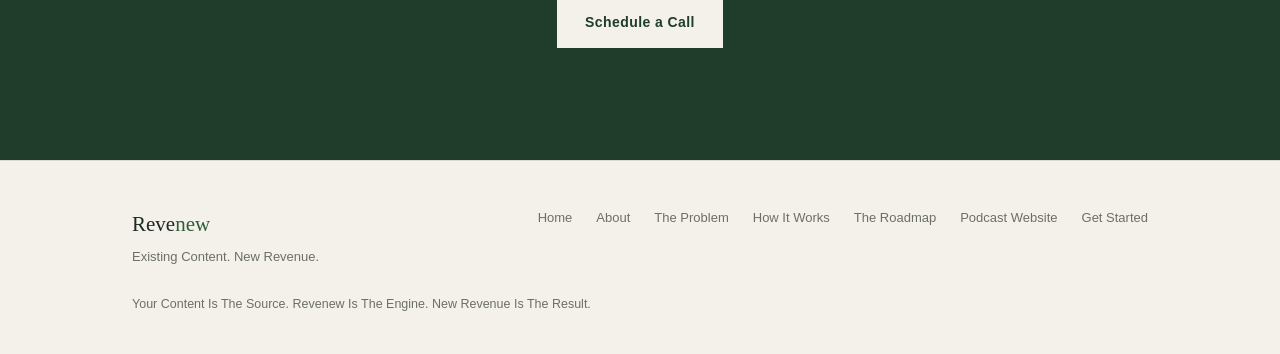
<file: revenew-roadmap.html>
<!DOCTYPE html><html lang="en"><head>
<meta charset="utf-8">
<meta name="viewport" content="width=device-width, initial-scale=1">
<title>Revenew Roadmap — Revenew</title>
<meta name="description" content="Revenew transforms existing content into focused assets and new revenue opportunities. Existing Content. New Revenue.">
<link rel="stylesheet" href="style.css">
</head><body>
<nav class="nav">
  <input type="checkbox" id="mtoggle" hidden>
  <div class="wrap"><div class="nav-inner">
  <a href="index.html" class="nav-logo">Reve<span class="g">new</span><span class="logo-tag">Existing Content. New Revenue.</span></a>
  <div class="nav-links"><a href="index.html" class="nav-link">Home</a><a href="about.html" class="nav-link">About</a><a href="problem.html" class="nav-link">The Problem</a><a href="how-it-works.html" class="nav-link">How It Works</a><a href="revenew-roadmap.html" class="nav-link active">The Roadmap</a><a href="podcast-website.html" class="nav-link">Podcast Website</a><a href="get-started.html" class="nav-cta">Schedule a Call</a></div>
  <label class="nav-burger" for="mtoggle" aria-label="Open menu"><span></span><span></span><span></span></label>
</div></div>
<div class="nav-mobile"><a href="index.html" class="nav-link">Home</a><a href="about.html" class="nav-link">About</a><a href="problem.html" class="nav-link">The Problem</a><a href="how-it-works.html" class="nav-link">How It Works</a><a href="revenew-roadmap.html" class="nav-link active">The Roadmap</a><a href="podcast-website.html" class="nav-link">Podcast Website</a><a href="get-started.html" class="nav-cta">Schedule a Call</a></div>
</nav>
<main>
<section class="section-hero"><div class="wrap">
  <div class="eyebrow">What Clients Receive</div>
  <h1 class="h1" style="max-width:840px;">The <span class="bm"><span class="bm-r">Reve</span><span class="bm-n">new</span></span> Roadmap Package.</h1>
  <p class="lead" style="margin-top:24px;max-width:680px;">Clients do not purchase a report. Clients do not purchase an assessment. Clients purchase a <span class="bm"><span class="bm-r">Reve</span><span class="bm-n">new</span></span> Roadmap — a strategic engagement that identifies opportunities, generates focused assets, and outlines a roadmap to revenue.</p>
</div></section>

<section class="section"><div class="wrap">
  <div class="two-col narrow-left">
    <div>
      <div class="minilabel">The Primary Deliverable</div>
      <h2 class="h2">From content to measurable results.</h2>
      <p class="body-text">The <span class="bm"><span class="bm-r">Reve</span><span class="bm-n">new</span></span> Roadmap is the primary deliverable provided by <span class="bm"><span class="bm-r">Reve</span><span class="bm-n">new</span></span>. Its purpose is to connect existing content to focused assets, focused assets to revenue opportunities, and revenue opportunities to measurable results.</p>
      <p class="body-text">Each engagement is customized to organizational objectives, content, and business needs. Every roadmap contains five core components.</p>
    </div>
    <div>
      <ul class="flist">
        <li><span>Content</span></li>
        <li><span>Focused Asset(s)</span></li>
        <li><span>Revenue Opportunity</span></li>
        <li><span>Measured Results</span></li>
      </ul>
    </div>
  </div>
</div></section>

<section class="section-panel"><div class="wrap">
  <div class="eyebrow">The Five Components</div>
  <h2 class="h2" style="max-width:820px;">A defined package, not an open-ended consulting engagement.</h2>
  <p class="body-text">The <span class="bm"><span class="bm-r">Reve</span><span class="bm-n">new</span></span> Roadmap Package is a structured set of deliverables with a clear beginning, middle, and end. Every engagement is tailored to the organization's content and objectives, but each one arrives as the same defined set of components.</p>
  <div class="card-grid"><div class="card-cell"><div class="ci">01</div><div class="ct">Content &amp; Strategic Assessment</div><div class="cb">A high-level overview of the engagement that evaluates the content reviewed — key findings, strategic observations, major opportunities identified, recommended priorities, and recommended next steps. Serves as the primary reference point for leaders and decision-makers.</div></div><div class="card-cell"><div class="ci">02</div><div class="ct">Focused Assets</div><div class="cb">Focused assets developed from existing content: documented synthesis of source materials, presentation decks and scripts, preparation and follow-up materials, audio and video deep dives and transcripts, strategic reports, educational resources, and training materials.</div></div><div class="card-cell"><div class="ci">03</div><div class="ct">Revenue Application</div><div class="cb">Practical applications connected to the assets created — primary revenue application, secondary applications, recommended sequence, ranked applications, and revenue measurement recommendations. Establishes a practical connection between focused assets and new revenue opportunities.</div></div><div class="card-cell"><div class="ci">04</div><div class="ct">Future Recommendations</div><div class="cb">Visibility into additional objectives that may be appropriate for future <span class="bm"><span class="bm-r">Reve</span><span class="bm-n">new</span></span> Roadmaps — recommended next focused assets and a recommended development sequence. Most organizations possess more opportunities than can be addressed in a single engagement.</div></div><div class="card-cell"><div class="ci">05</div><div class="ct">Engagement Summary</div><div class="cb">A complete, transparent record of the engagement: content reviewed, work completed, deliverables produced, opportunities identified, recommendations provided, and suggested next steps. Functions as a practical reference for future development.</div></div></div>
</div></section>

<section class="section"><div class="wrap">
  <div class="eyebrow">Leverage Core Expertise</div>
  <h2 class="h2" style="max-width:820px;">One focused asset becomes a massive, interconnected library of high-value formats.</h2>
  <div class="thesis-diagram"><svg viewBox="0 0 968 470" xmlns="http://www.w3.org/2000/svg" role="img" aria-label="One focused asset leveraged into an interconnected library of high-value formats: articles and website content, sales presentations and video scripts, training modules and workshops, lead magnets and short-form social content, and full educational courses" style="width:100%;display:block;"><defs><radialGradient id="ctrCore" cx="38%" cy="35%" r="75%"><stop offset="0%" stop-color="#7EB38C"/><stop offset="100%" stop-color="#1F3D2A"/></radialGradient></defs><path d="M204,235 C368,235 368,55 532,55" fill="none" stroke="#9EBFA8" stroke-width="1" opacity="0.7"/><path d="M204,235 C368,235 368,150 532,150" fill="none" stroke="#9EBFA8" stroke-width="1" opacity="0.7"/><path d="M204,235 C368,235 368,235 532,235" fill="none" stroke="#9EBFA8" stroke-width="1" opacity="0.7"/><path d="M204,235 C368,235 368,320 532,320" fill="none" stroke="#9EBFA8" stroke-width="1" opacity="0.7"/><path d="M204,235 C368,235 368,415 532,415" fill="none" stroke="#9EBFA8" stroke-width="1" opacity="0.7"/><path d="M584,55 C676.5,55 676.5,38 769,38" fill="none" stroke="#C9CFC5" stroke-width="0.9" opacity="0.8"/><path d="M584,55 C676.5,55 676.5,55 769,55" fill="none" stroke="#C9CFC5" stroke-width="0.9" opacity="0.8"/><path d="M584,55 C676.5,55 676.5,72 769,72" fill="none" stroke="#C9CFC5" stroke-width="0.9" opacity="0.8"/><path d="M584,150 C676.5,150 676.5,133 769,133" fill="none" stroke="#C9CFC5" stroke-width="0.9" opacity="0.8"/><path d="M584,150 C676.5,150 676.5,150 769,150" fill="none" stroke="#C9CFC5" stroke-width="0.9" opacity="0.8"/><path d="M584,150 C676.5,150 676.5,167 769,167" fill="none" stroke="#C9CFC5" stroke-width="0.9" opacity="0.8"/><path d="M584,235 C676.5,235 676.5,218 769,218" fill="none" stroke="#C9CFC5" stroke-width="0.9" opacity="0.8"/><path d="M584,235 C676.5,235 676.5,235 769,235" fill="none" stroke="#C9CFC5" stroke-width="0.9" opacity="0.8"/><path d="M584,235 C676.5,235 676.5,252 769,252" fill="none" stroke="#C9CFC5" stroke-width="0.9" opacity="0.8"/><path d="M584,320 C676.5,320 676.5,294.5 769,294.5" fill="none" stroke="#C9CFC5" stroke-width="0.9" opacity="0.8"/><path d="M584,320 C676.5,320 676.5,311.5 769,311.5" fill="none" stroke="#C9CFC5" stroke-width="0.9" opacity="0.8"/><path d="M584,320 C676.5,320 676.5,328.5 769,328.5" fill="none" stroke="#C9CFC5" stroke-width="0.9" opacity="0.8"/><path d="M584,320 C676.5,320 676.5,345.5 769,345.5" fill="none" stroke="#C9CFC5" stroke-width="0.9" opacity="0.8"/><path d="M584,415 C676.5,415 676.5,389.5 769,389.5" fill="none" stroke="#C9CFC5" stroke-width="0.9" opacity="0.8"/><path d="M584,415 C676.5,415 676.5,406.5 769,406.5" fill="none" stroke="#C9CFC5" stroke-width="0.9" opacity="0.8"/><path d="M584,415 C676.5,415 676.5,423.5 769,423.5" fill="none" stroke="#C9CFC5" stroke-width="0.9" opacity="0.8"/><path d="M584,415 C676.5,415 676.5,440.5 769,440.5" fill="none" stroke="#C9CFC5" stroke-width="0.9" opacity="0.8"/><circle cx="778" cy="38" r="7" fill="#FFFFFF" stroke="#2D5D3A" stroke-width="1.3"/><circle cx="778" cy="55" r="7" fill="#FFFFFF" stroke="#2D5D3A" stroke-width="1.3"/><circle cx="778" cy="72" r="7" fill="#FFFFFF" stroke="#2D5D3A" stroke-width="1.3"/><circle cx="778" cy="133" r="7" fill="#FFFFFF" stroke="#2D5D3A" stroke-width="1.3"/><circle cx="778" cy="150" r="7" fill="#FFFFFF" stroke="#2D5D3A" stroke-width="1.3"/><circle cx="778" cy="167" r="7" fill="#FFFFFF" stroke="#2D5D3A" stroke-width="1.3"/><circle cx="778" cy="218" r="7" fill="#FFFFFF" stroke="#2D5D3A" stroke-width="1.3"/><circle cx="778" cy="235" r="7" fill="#FFFFFF" stroke="#2D5D3A" stroke-width="1.3"/><circle cx="778" cy="252" r="7" fill="#FFFFFF" stroke="#2D5D3A" stroke-width="1.3"/><circle cx="778" cy="294.5" r="7" fill="#FFFFFF" stroke="#2D5D3A" stroke-width="1.3"/><circle cx="778" cy="311.5" r="7" fill="#FFFFFF" stroke="#2D5D3A" stroke-width="1.3"/><circle cx="778" cy="328.5" r="7" fill="#FFFFFF" stroke="#2D5D3A" stroke-width="1.3"/><circle cx="778" cy="345.5" r="7" fill="#FFFFFF" stroke="#2D5D3A" stroke-width="1.3"/><circle cx="778" cy="389.5" r="7" fill="#FFFFFF" stroke="#2D5D3A" stroke-width="1.3"/><circle cx="778" cy="406.5" r="7" fill="#FFFFFF" stroke="#2D5D3A" stroke-width="1.3"/><circle cx="778" cy="423.5" r="7" fill="#FFFFFF" stroke="#2D5D3A" stroke-width="1.3"/><circle cx="778" cy="440.5" r="7" fill="#FFFFFF" stroke="#2D5D3A" stroke-width="1.3"/><path d="M527,55 H537 M583,55 H593 M560,22 V32 M560,78 V88" stroke="#2D5D3A" stroke-width="1" opacity="0.45"/><circle cx="560" cy="55" r="26" fill="#FFFFFF" stroke="#2D5D3A" stroke-width="1.3"/><circle cx="560" cy="55" r="11" fill="#2D5D3A"/><path d="M527,150 H537 M583,150 H593 M560,117 V127 M560,173 V183" stroke="#2D5D3A" stroke-width="1" opacity="0.45"/><circle cx="560" cy="150" r="26" fill="#FFFFFF" stroke="#2D5D3A" stroke-width="1.3"/><circle cx="560" cy="150" r="11" fill="#2D5D3A"/><path d="M527,235 H537 M583,235 H593 M560,202 V212 M560,258 V268" stroke="#2D5D3A" stroke-width="1" opacity="0.45"/><circle cx="560" cy="235" r="26" fill="#FFFFFF" stroke="#2D5D3A" stroke-width="1.3"/><circle cx="560" cy="235" r="11" fill="#2D5D3A"/><path d="M527,320 H537 M583,320 H593 M560,287 V297 M560,343 V353" stroke="#2D5D3A" stroke-width="1" opacity="0.45"/><circle cx="560" cy="320" r="26" fill="#FFFFFF" stroke="#2D5D3A" stroke-width="1.3"/><circle cx="560" cy="320" r="11" fill="#2D5D3A"/><path d="M527,415 H537 M583,415 H593 M560,382 V392 M560,438 V448" stroke="#2D5D3A" stroke-width="1" opacity="0.45"/><circle cx="560" cy="415" r="26" fill="#FFFFFF" stroke="#2D5D3A" stroke-width="1.3"/><circle cx="560" cy="415" r="11" fill="#2D5D3A"/><line x1="210" y1="235" x2="220" y2="235" stroke="#2D5D3A" stroke-width="1" opacity="0.4"/><line x1="192.4" y1="277.4" x2="199.5" y2="284.5" stroke="#2D5D3A" stroke-width="1" opacity="0.4"/><line x1="150" y1="295" x2="150" y2="305" stroke="#2D5D3A" stroke-width="1" opacity="0.4"/><line x1="107.6" y1="277.4" x2="100.5" y2="284.5" stroke="#2D5D3A" stroke-width="1" opacity="0.4"/><line x1="90" y1="235" x2="80" y2="235" stroke="#2D5D3A" stroke-width="1" opacity="0.4"/><line x1="107.6" y1="192.6" x2="100.5" y2="185.5" stroke="#2D5D3A" stroke-width="1" opacity="0.4"/><line x1="150" y1="175" x2="150" y2="165" stroke="#2D5D3A" stroke-width="1" opacity="0.4"/><line x1="192.4" y1="192.6" x2="199.5" y2="185.5" stroke="#2D5D3A" stroke-width="1" opacity="0.4"/><circle cx="150" cy="235" r="58" fill="none" stroke="#7EB38C" stroke-width="1.3" opacity="0.6"/><circle cx="150" cy="235" r="44" fill="#2D5D3A"/><text x="150" y="229" text-anchor="middle" font-family="Helvetica Neue,Helvetica,Arial,sans-serif" font-size="14" font-weight="600" fill="#FFFFFF">Focused</text><text x="150" y="248" text-anchor="middle" font-family="Helvetica Neue,Helvetica,Arial,sans-serif" font-size="14" font-weight="600" fill="#FFFFFF">Assets</text><text x="798" y="51" font-family="Helvetica Neue,Helvetica,Arial,sans-serif" font-size="13" font-weight="500" fill="#2B3128"><tspan x="798" dy="0">Articles &</tspan><tspan x="798" dy="16">Website content</tspan></text><text x="798" y="146" font-family="Helvetica Neue,Helvetica,Arial,sans-serif" font-size="13" font-weight="500" fill="#2B3128"><tspan x="798" dy="0">Sales presentations</tspan><tspan x="798" dy="16">& Video scripts</tspan></text><text x="798" y="231" font-family="Helvetica Neue,Helvetica,Arial,sans-serif" font-size="13" font-weight="500" fill="#2B3128"><tspan x="798" dy="0">Training modules</tspan><tspan x="798" dy="16">& Workshops</tspan></text><text x="798" y="308" font-family="Helvetica Neue,Helvetica,Arial,sans-serif" font-size="13" font-weight="500" fill="#2B3128"><tspan x="798" dy="0">Lead magnets &</tspan><tspan x="798" dy="16">Short-form social</tspan><tspan x="798" dy="16">content</tspan></text><text x="798" y="411" font-family="Helvetica Neue,Helvetica,Arial,sans-serif" font-size="13" font-weight="500" fill="#2B3128"><tspan x="798" dy="0">Full educational</tspan><tspan x="798" dy="16">courses</tspan></text></svg></div>
</div></section>

<section class="section"><div class="wrap">
  <div class="two-col">
    <div>
      <div class="eyebrow">Revenue Application</div>
      <h2 class="h2" style="font-size:clamp(26px,3.2vw,36px);">Focused assets create value. Revenue Applications create revenue.</h2>
      <p class="body-text">Different assets create different opportunities. Revenue Applications determine how focused assets can be deployed to create value, growth, and revenue.</p>
      <p class="body-text">Content alone does not create revenue. Focused assets make expertise usable. Revenue Applications make expertise actionable.</p>
    </div>
    <div>
      <div class="minilabel">Four Pathways</div>
      <div class="card-grid"><div class="card-cell"><div class="ct">Publishing</div><div class="cb">Books, articles, research reports, white papers, newsletters, podcasts, videos, and resource libraries. Often the first application — it expands reach while leveraging existing expertise.</div></div><div class="card-cell"><div class="ct">Sales &amp; Marketing</div><div class="cb">Websites, landing pages, sales presentations, case studies, marketing materials, and campaigns. Connects expertise to customer action.</div></div><div class="card-cell"><div class="ct">Consulting</div><div class="cb">Consulting engagements, advisory relationships, workshops, speaking engagements, training programs, and executive sessions. Expertise applied directly through client work.</div></div><div class="card-cell"><div class="ct">Subscription</div><div class="cb">Membership communities, paid newsletters, resource libraries, learning communities, and retainer-based programs. Recurring value through recurring access.</div></div></div>
    </div>
  </div>
</div></section>

<section class="section-panel"><div class="wrap">
  <div class="eyebrow">What Success Looks Like</div>
  <h2 class="h2" style="max-width:680px;">At the conclusion of the engagement.</h2>
  <div class="two-col" style="gap:48px;">
    <ul class="flist">
      <li><span>Better understand the value contained within your content.</span></li>
      <li><span>Better understand the opportunities contained within your content.</span></li>
      <li><span>Possess focused assets developed from existing content.</span></li>
    </ul>
    <ul class="flist">
      <li><span>Possess a Revenew Roadmap connecting content to future revenue opportunities.</span></li>
      <li><span>Understand how future success can be measured.</span></li>
      <li><span>Know exactly what to do next.</span></li>
    </ul>
  </div>
</div></section>

<section class="section-dark"><div class="wrap" style="text-align:center;">
  <h2 class="h2" style="color:var(--bg);max-width:720px;margin:0 auto 14px;">Most organizations already possess more value than they realize.</h2>
  <p class="lead" style="color:var(--faint);margin:0 auto 30px;max-width:560px;">The <span class="bm"><span class="bm-r">Reve</span><span class="bm-n">new</span></span> Roadmap Package makes that value visible, develops it into focused assets, and connects those assets to new revenue opportunities.</p>
  <a class="btn btn-light" href="get-started.html">Schedule a Call</a>
</div></section>
</main>
<footer class="footer"><div class="wrap"><div class="footer-inner">
  <div>
    <div class="fmark">Reve<span class="g">new</span></div>
    <div class="ftag">Existing Content. New Revenue.</div>
  </div>
  <nav class="fnav"><a href="index.html">Home</a><a href="about.html">About</a><a href="problem.html">The Problem</a><a href="how-it-works.html">How It Works</a><a href="revenew-roadmap.html">The Roadmap</a><a href="podcast-website.html">Podcast Website</a><a href="get-started.html">Get Started</a></nav>
</div>
<div class="fcopy">Your Content Is The Source. Revenew Is The Engine. New Revenue Is The Result.</div>
</div></footer>
</body></html>
</file>
<file: style.css>
/* ============================================================
   REVENEW — Website
   Brand Kit aligned: forest green + warm cream + serif typography.
   System serif (Georgia/Times New Roman) · system sans · multi-page.
   No external font loading — renders identically everywhere.
   ============================================================ */

:root{
  /* Dark backgrounds */
  --forest:#1F3D2A;--forest-mid:#284533;--forest-circle:#264030;
  /* Light backgrounds */
  --cream:#F4F1EA;--cream-mid:#E8EDE4;
  /* Greens */
  --green-heading:#2D5D3A;--green-accent:#7EB38C;--green-accent2:#9ECAAA;
  --green-bullet:#6E9E7C;--green-rule:#9EBFA8;--green-muted:#6B7064;
  /* Text */
  --text-dark:#1C2A1F;--text-body:#2B3128;--text-muted:#6B7064;--text-pgnum:#899082;--quote-text:#E6EFE8;

  --bg:var(--cream);--panel:var(--cream-mid);--ink:var(--text-dark);--muted:var(--text-muted);--faint:var(--green-muted);
  --accent:var(--green-heading);--billgreen:var(--green-heading);--line:#DDD8CE;--line2:#C9CFC5;--white:#FFFFFF;

  --serif:Georgia,'Times New Roman',Times,serif;--sans:'Helvetica Neue',Helvetica,Arial,sans-serif;
  --ease-out:cubic-bezier(0.0,0.0,0.2,1.0);--dur-fast:120ms;--dur-base:200ms;
}
*,*::before,*::after{box-sizing:border-box;margin:0;padding:0;}
html{scroll-behavior:smooth;}
body{background:var(--cream);color:var(--text-body);font-family:var(--sans);font-size:17px;line-height:1.65;-webkit-font-smoothing:antialiased;min-height:100vh;display:flex;flex-direction:column;}
main{flex:1;}
img,svg{display:block;max-width:100%;}
a{color:inherit;text-decoration:none;}
.wrap{width:100%;max-width:1080px;margin:0 auto;padding:0 32px;}
.wrap-narrow{max-width:760px;margin:0 auto;padding:0 32px;}

.nav{position:sticky;top:0;z-index:100;background:rgba(244,241,234,0.94);backdrop-filter:blur(12px);border-bottom:1px solid var(--line);}
.nav-inner{display:flex;align-items:center;justify-content:space-between;height:70px;}
.nav-logo{font-family:var(--serif);font-size:23px;font-weight:400;letter-spacing:-0.01em;color:var(--text-body);cursor:pointer;}
.nav-logo .g{color:var(--green-heading);}
.nav-logo .logo-tag{display:block;font-family:var(--sans);font-size:8.5px;font-weight:600;letter-spacing:0.18em;text-transform:uppercase;color:var(--text-muted);margin-top:1px;}
.nav-links{display:flex;gap:26px;align-items:center;}
.nav-link{font-size:13.5px;font-weight:500;letter-spacing:0.01em;color:var(--text-muted);padding:5px 0;border-bottom:1.5px solid transparent;transition:color .15s;white-space:nowrap;}
.nav-link:hover{color:var(--text-dark);}
.nav-link.active{color:var(--text-dark);border-bottom-color:var(--green-heading);}
.nav-cta{background:var(--forest);color:var(--cream);font-size:13px;font-weight:600;letter-spacing:0.03em;padding:10px 20px;transition:background .15s;white-space:nowrap;}
.nav-cta:hover{background:var(--green-heading);}
.nav-burger{display:none;background:none;border:none;cursor:pointer;padding:8px;flex-direction:column;gap:5px;}
.nav-burger span{display:block;width:22px;height:1.5px;background:var(--text-dark);}
.nav-mobile{display:none;flex-direction:column;border-top:1px solid var(--line);background:var(--cream);padding:8px 0 16px;}
#mtoggle:checked ~ .nav-mobile{display:flex;}
.nav-mobile .nav-link{padding:12px 32px;font-size:15px;border-bottom:1px solid var(--line);}
.nav-mobile .nav-link.active{color:var(--green-heading);}
.nav-mobile .nav-cta{margin:12px 32px 0;text-align:center;display:block;padding:12px 20px;}

.eyebrow{font-family:var(--sans);font-size:14px;font-weight:700;letter-spacing:0.14em;text-transform:uppercase;color:var(--green-heading);margin-bottom:18px;}
.eyebrow .g{color:var(--green-heading);}
.display{font-family:var(--serif);font-weight:400;letter-spacing:-0.02em;line-height:1.06;font-size:clamp(52px,7.5vw,84px);}
.h1{font-family:var(--serif);font-weight:400;letter-spacing:-0.018em;line-height:1.1;font-size:clamp(44px,6vw,68px);color:var(--text-dark);}
.h2{font-family:var(--serif);font-weight:400;letter-spacing:-0.015em;line-height:1.18;font-size:clamp(34px,4.2vw,48px);margin-bottom:24px;color:var(--green-heading);}
.h3{font-family:var(--serif);font-weight:400;letter-spacing:-0.01em;line-height:1.3;font-size:clamp(22px,2.5vw,27px);margin-bottom:12px;color:var(--green-heading);}
.lead{font-size:clamp(17px,1.8vw,19px);color:var(--text-muted);line-height:1.7;max-width:600px;}
.body-text{color:var(--text-body);font-size:16px;line-height:1.75;max-width:640px;}
.body-text+.body-text{margin-top:14px;}
.staccato{font-family:var(--serif);font-size:clamp(18px,2vw,22px);line-height:1.85;color:var(--text-body);max-width:620px;}
.staccato strong{color:var(--text-dark);font-weight:700;}
.staccato p+p{margin-top:18px;}
.bm .bm-r{color:var(--text-body);} .bm .bm-n{color:var(--green-heading);}
em{font-style:italic;}

.section{padding:96px 0;border-top:1px solid var(--line);}
.section:first-of-type{border-top:none;}
.section-hero{padding:88px 0 84px;}
.section-panel{padding:96px 0;background:var(--cream-mid);border-top:1px solid var(--line);}
.section-dark{padding:112px 0;background:var(--forest);color:var(--cream);border-top:1px solid var(--line);}
.section-tight{padding:64px 0;}

.btn{display:inline-flex;align-items:center;gap:8px;font-family:var(--sans);font-size:14px;font-weight:600;letter-spacing:0.03em;padding:14px 28px;border-radius:0;border:none;cursor:pointer;transition:background .15s,color .15s,border-color .15s;}
.btn-primary{background:var(--forest);color:var(--cream);}
.btn-primary:hover{background:var(--green-heading);}
.btn-ghost{background:transparent;color:var(--text-dark);border:1px solid var(--line2);}
.btn-ghost:hover{border-color:var(--text-dark);}
.btn-light{background:var(--cream);color:var(--forest);}
.btn-light:hover{background:var(--green-accent2);color:var(--forest);}
.btn-ghost-light{background:transparent;color:var(--cream);border:1px solid rgba(244,241,234,.35);}
.btn-ghost-light:hover{border-color:rgba(244,241,234,.7);}
.btn-row{display:flex;gap:14px;flex-wrap:wrap;margin-top:36px;}

.two-col{display:grid;grid-template-columns:1fr 1fr;gap:80px;align-items:start;}
.hero-grid{grid-template-columns:1fr 1.15fr;}
.two-col-center{align-items:center;}
.narrow-left{grid-template-columns:.9fr 1.1fr;}

.thesis-row{display:grid;grid-template-columns:90px 1fr;gap:20px;align-items:baseline;padding:16px 0;border-bottom:1px solid var(--line);}
.thesis-label{font-size:10.5px;font-weight:600;letter-spacing:0.14em;text-transform:uppercase;color:var(--green-muted);}
.thesis-line{font-family:var(--serif);font-size:clamp(17px,1.8vw,20px);font-weight:400;color:var(--text-dark);}
.thesis-line em{font-style:italic;color:var(--green-heading);}

.funnel-visual{position:relative;display:flex;flex-direction:column;align-items:center;}
.funnel-art{width:100%;max-width:560px;}
.funnel-caption{margin-top:6px;text-align:center;font-size:14px;font-weight:500;color:var(--text-muted);max-width:340px;line-height:1.5;}

.formula-band{background:var(--cream-mid);border-top:1px solid var(--line);border-bottom:1px solid var(--line);}
.formula-inner{display:flex;align-items:center;justify-content:center;gap:clamp(24px,5vw,80px);padding:40px 0;flex-wrap:wrap;}
.formula-item{text-align:center;}
.formula-word{font-family:var(--serif);font-size:clamp(22px,2.6vw,30px);font-weight:400;color:var(--text-dark);}
.formula-word.green{color:var(--green-heading);}
.formula-word .bm-n{color:var(--green-heading);}
.formula-desc{font-size:10.5px;font-weight:600;letter-spacing:0.14em;text-transform:uppercase;color:var(--green-muted);margin-top:6px;}
.formula-arrow{font-size:22px;color:var(--green-muted);line-height:1;}

.thesis-diagram{margin:44px auto 0;max-width:840px;}
.engine-diagram{margin:8px auto 0;max-width:600px;}

.card-grid{display:grid;grid-template-columns:repeat(2,1fr);gap:1px;background:var(--line);border:1px solid var(--line);margin-top:8px;}
.card-grid.three{grid-template-columns:repeat(3,1fr);}
.card-cell{background:var(--cream);padding:24px 24px;}
.card-cell .ci{font-family:var(--sans);font-size:11px;font-weight:700;letter-spacing:0.1em;color:var(--green-heading);}
.card-cell .ct{font-family:var(--serif);font-size:21px;font-weight:400;color:var(--text-dark);margin:8px 0 8px;}
.card-cell .cb{font-size:14.5px;color:var(--text-muted);line-height:1.55;}

.steps{margin-top:8px;}
.step{display:grid;grid-template-columns:54px 1fr;gap:22px;padding:22px 0;border-top:1px solid var(--line);align-items:start;}
.step:last-child{border-bottom:1px solid var(--line);}
.step .sn{font-family:var(--serif);font-size:32px;font-weight:400;color:var(--green-heading);line-height:1;}
.step .sh{font-family:var(--serif);font-size:22px;font-weight:400;color:var(--green-heading);margin-bottom:6px;}
.step .sb{font-size:15px;color:var(--text-muted);line-height:1.6;max-width:640px;}

.flist{list-style:none;margin:6px 0 0;}
.flist li{display:grid;grid-template-columns:24px 1fr;gap:10px;padding:13px 0;border-bottom:1px solid var(--line);color:var(--text-dark);font-size:16px;line-height:1.45;align-items:baseline;}
.flist li::before{content:"\2192";color:var(--green-heading);font-weight:600;}
.flist.muted li{color:var(--text-muted);}

.rows{list-style:none;margin:6px 0 0;}
.rows li{position:relative;padding:11px 0 11px 22px;border-bottom:1px solid var(--line);color:var(--text-muted);font-size:15.5px;}
.rows li::before{content:"";position:absolute;left:2px;top:18px;width:6px;height:6px;border-radius:50%;background:var(--green-bullet);}

.chips{display:grid;grid-template-columns:1fr 1fr;gap:0 36px;}
.chips .c{position:relative;padding:9px 0 9px 18px;border-bottom:1px solid var(--line);color:var(--text-muted);font-size:15px;}
.chips .c::before{content:"";position:absolute;left:2px;top:16px;width:5px;height:5px;border-radius:50%;background:var(--green-bullet);opacity:.85;}

.aud-grid{display:grid;grid-template-columns:repeat(4,1fr);border-top:1px solid var(--line);border-left:1px solid var(--line);margin-top:10px;}
.aud-grid .a{border-right:1px solid var(--line);border-bottom:1px solid var(--line);padding:22px 20px;font-size:15.5px;color:var(--text-muted);}

.callout{background:var(--forest);color:var(--cream);padding:40px 44px;text-align:center;}
.callout .line{font-family:var(--serif);font-weight:400;font-size:clamp(20px,2.4vw,26px);line-height:1.5;}
.callout .line .g{color:var(--green-accent);}
.callout .dim{color:var(--green-rule);}

.minilabel{font-size:11.5px;font-weight:700;letter-spacing:0.14em;text-transform:uppercase;color:var(--green-muted);margin-bottom:14px;}

.notebox{border:1px solid var(--line2);padding:20px 26px;text-align:center;max-width:680px;margin:0 auto;}
.notebox .nh{font-family:var(--serif);font-size:18px;font-weight:400;color:var(--green-heading);margin-bottom:6px;}
.notebox p{color:var(--text-muted);font-size:15.5px;margin:0;}

.pipeline{display:flex;align-items:center;gap:10px;flex-wrap:wrap;margin:8px 0 0;}
.pipeline .node{border:1px solid var(--line2);padding:7px 16px;font-size:14px;color:var(--text-dark);}
.pipeline .node.hl{border-color:var(--green-heading);color:var(--green-heading);background:rgba(45,93,58,.08);}
.pipeline .sep{color:var(--green-heading);}

.form-card{background:var(--cream);border:1px solid var(--line);padding:34px 38px;max-width:640px;}
.field{margin-bottom:18px;}
.field label{display:block;font-size:10.5px;font-weight:700;letter-spacing:0.12em;text-transform:uppercase;color:var(--green-muted);margin-bottom:7px;}
.field input,.field textarea{width:100%;font-family:var(--serif);font-size:16px;color:var(--text-dark);background:var(--cream-mid);border:1px solid var(--line2);border-radius:0;padding:11px 13px;line-height:1.4;}
.field input:focus,.field textarea:focus{outline:none;border-color:var(--green-heading);box-shadow:0 0 0 2px rgba(45,93,58,.14);}
.field textarea{resize:vertical;min-height:120px;}
.form-note{font-size:13.5px;color:var(--green-muted);margin-top:8px;}

.footer{background:var(--cream);border-top:1px solid var(--line);padding:46px 0 40px;}
.footer-inner{display:flex;justify-content:space-between;gap:30px;flex-wrap:wrap;align-items:flex-start;}
.footer .fmark{font-family:var(--serif);font-size:21px;font-weight:400;color:var(--text-dark);}
.footer .fmark .g{color:var(--green-heading);}
.footer .ftag{font-size:13px;color:var(--text-muted);margin-top:4px;}
.footer .fnav{display:flex;gap:24px;flex-wrap:wrap;}
.footer .fnav a{font-size:13px;color:var(--text-muted);}
.footer .fnav a:hover{color:var(--green-heading);}
.footer .fcopy{font-size:12.5px;color:var(--green-muted);margin-top:26px;}

@media (max-width:860px){
  .two-col,.hero-grid,.narrow-left{grid-template-columns:1fr;gap:44px;}
  .card-grid,.card-grid.three{grid-template-columns:1fr;}
  .chips{grid-template-columns:1fr;}
  .aud-grid{grid-template-columns:repeat(2,1fr);}
  .nav-links{display:none;}
  .nav-burger{display:flex;}
  .section,.section-panel,.section-dark{padding:64px 0;}
  .section-hero{padding:56px 0 52px;}
  .formula-inner{flex-direction:column;gap:8px;}
  .formula-arrow{transform:rotate(90deg);}
}
@media (max-width:520px){
  .aud-grid{grid-template-columns:1fr;}
  .callout{padding:30px 24px;}
  .form-card{padding:24px 22px;}
  .wrap,.wrap-narrow{padding:0 22px;}
  .step{grid-template-columns:40px 1fr;gap:14px;}
}
@media (prefers-reduced-motion:reduce){*{animation:none!important;transition:none!important;scroll-behavior:auto!important;}}

/* ============================================================
   NAVIGATION — seven items (added with the Podcast Website page)
   Tightens spacing on mid-width screens and switches to the
   menu button before the links can collide with the logo.
   ============================================================ */
.nav-logo .logo-tag{white-space:nowrap;}
.nav-links{gap:20px;}
.nav-cta{padding:10px 16px;}
@media (max-width:1100px){
  .nav-links{gap:15px;}
  .nav-link{font-size:13px;}
  .nav-cta{padding:9px 13px;font-size:12.5px;}
}
@media (max-width:1000px){
  .nav-links{display:none;}
  .nav-burger{display:flex;}
}

/* Home page: link to the Podcast Website application */
.pw-homelink{margin-top:40px;font-size:16px;line-height:1.6;color:var(--text-muted);max-width:640px;}
.pw-homelink a{color:var(--green-heading);font-weight:600;white-space:nowrap;transition:color .15s;}
.pw-homelink a:hover{color:var(--text-dark);}

/* ============================================================
   PODCAST WEBSITE PAGE
   ============================================================ */
.pw-hero-grid{grid-template-columns:1fr 1.08fr;gap:56px;}
.pw-h1{font-size:clamp(38px,4.6vw,54px);text-wrap:balance;}
.pw-sub{font-family:var(--serif);font-size:clamp(19px,2vw,23px);line-height:1.45;color:var(--green-heading);margin-top:24px;max-width:520px;}
.pw-hero .lead{margin-top:18px;max-width:520px;font-size:clamp(16px,1.6vw,17.5px);}
.pw-hero .lead+.lead{margin-top:10px;}

/* Browser frame around a desktop screenshot */
.frame{background:var(--white);border:1px solid var(--line2);}
.frame-bar{display:flex;align-items:center;gap:6px;height:26px;padding:0 10px;background:var(--cream-mid);border-bottom:1px solid var(--line2);}
.frame-bar i{display:block;width:7px;height:7px;border-radius:50%;background:var(--line2);flex:none;}
.frame-url{margin-left:8px;font-size:10.5px;letter-spacing:0.02em;color:var(--text-muted);white-space:nowrap;overflow:hidden;text-overflow:ellipsis;}
.frame img{width:100%;height:auto;aspect-ratio:1.91;object-fit:cover;object-position:top left;}

/* Phone frame around a mobile screenshot */
.phone{background:var(--white);border:5px solid var(--forest);}
.phone img{width:100%;height:auto;aspect-ratio:9/16;object-fit:cover;object-position:top center;}

/* Hero: three finished sites, stacked */
.pw-stack{position:relative;aspect-ratio:1.28;}
.pw-stack .frame{position:absolute;width:80%;}
.pw-stack .s1{top:0;right:0;z-index:1;}
.pw-stack .s2{top:22%;left:10%;z-index:2;}
.pw-stack .s3{top:44%;left:0;z-index:3;}
.pw-stack-caption{margin-top:14px;font-size:13px;color:var(--text-muted);text-align:right;}

/* Transformation flowchart */
.flow{display:flex;flex-direction:column;align-items:stretch;max-width:400px;width:100%;margin:0 auto;}
.flow-box{background:var(--cream);border:1px solid var(--green-rule);padding:20px 24px;text-align:center;font-family:var(--sans);font-size:15px;font-weight:700;letter-spacing:0.02em;color:var(--green-heading);}
.flow-box .fb-sub{display:block;margin-top:4px;font-size:12.5px;font-weight:500;letter-spacing:0.01em;color:var(--text-muted);}
.flow-box.end{background:var(--forest);border-color:var(--forest);color:var(--cream);}
.flow-box.end .fb-sub{color:var(--green-rule);}
.flow-arrow{text-align:center;font-size:22px;line-height:1;color:#9AA893;padding:10px 0;}

/* Possibilities */
.pw-intro{margin-bottom:36px;}
.proof{display:grid;grid-template-columns:repeat(3,1fr);gap:28px;margin-top:56px;}
.proof figcaption{margin-top:12px;line-height:1.45;}
.proof .pc-t{display:block;font-size:14.5px;color:var(--text-dark);}
.proof .pc-s{display:block;margin-top:2px;font-size:11px;font-weight:700;letter-spacing:0.12em;text-transform:uppercase;color:var(--green-muted);}
.pw-note{margin-top:48px;padding-top:28px;border-top:1px solid var(--line);font-size:16px;line-height:1.75;color:var(--text-muted);max-width:760px;}

/* The Work — case studies */
.cases{margin-top:16px;}
.case{display:grid;grid-template-columns:1.3fr 1fr;gap:64px;align-items:center;padding:64px 0;border-top:1px solid var(--line2);}
.case:first-child{border-top:none;padding-top:32px;}
.case-media{position:relative;padding:0 80px 48px 0;}
.case-media .phone{position:absolute;right:0;bottom:0;width:25%;z-index:2;}
.case.flip .case-media{order:2;padding:0 0 48px 80px;}
.case.flip .case-media .phone{right:auto;left:0;}
.case-name{font-family:var(--serif);font-size:clamp(26px,2.8vw,32px);font-weight:400;line-height:1.2;color:var(--text-dark);margin-bottom:14px;}
.case-desc{font-size:16px;line-height:1.75;color:var(--text-body);margin-bottom:14px;}
.case-link{display:inline-block;margin-top:24px;font-size:14px;font-weight:600;letter-spacing:0.03em;color:var(--green-heading);transition:color .15s;}
.case-link:hover{color:var(--text-dark);}

/* Closing call to action */
.pw-close-lines{font-family:var(--serif);font-size:clamp(18px,2vw,22px);line-height:1.8;color:var(--green-rule);margin-bottom:18px;}
.pw-close .h2{color:var(--cream);margin:0 auto 34px;font-size:clamp(42px,6vw,68px);line-height:1.08;}
.pw-close .tagline{margin-top:30px;font-size:12px;font-weight:600;letter-spacing:0.16em;text-transform:uppercase;color:var(--green-rule);}

@media (max-width:860px){
  .pw-hero-grid{grid-template-columns:1fr;gap:48px;}
  .proof{grid-template-columns:1fr;gap:32px;max-width:560px;}
  .case,.case.flip{grid-template-columns:1fr;gap:36px;padding:48px 0;}
  .case.flip .case-media{order:0;padding:0 48px 40px 0;}
  .case.flip .case-media .phone{left:auto;right:0;}
  .case-media{padding:0 48px 40px 0;}
}
@media (max-width:520px){
  .pw-stack .frame{width:86%;}
  .pw-stack .s2{left:7%;}
  .frame-bar{height:20px;}
  .frame-url{font-size:9.5px;}
  .case-media,.case.flip .case-media{padding:0 32px 32px 0;}
  .case-media .phone{width:30%;border-width:4px;}
}
</file>
